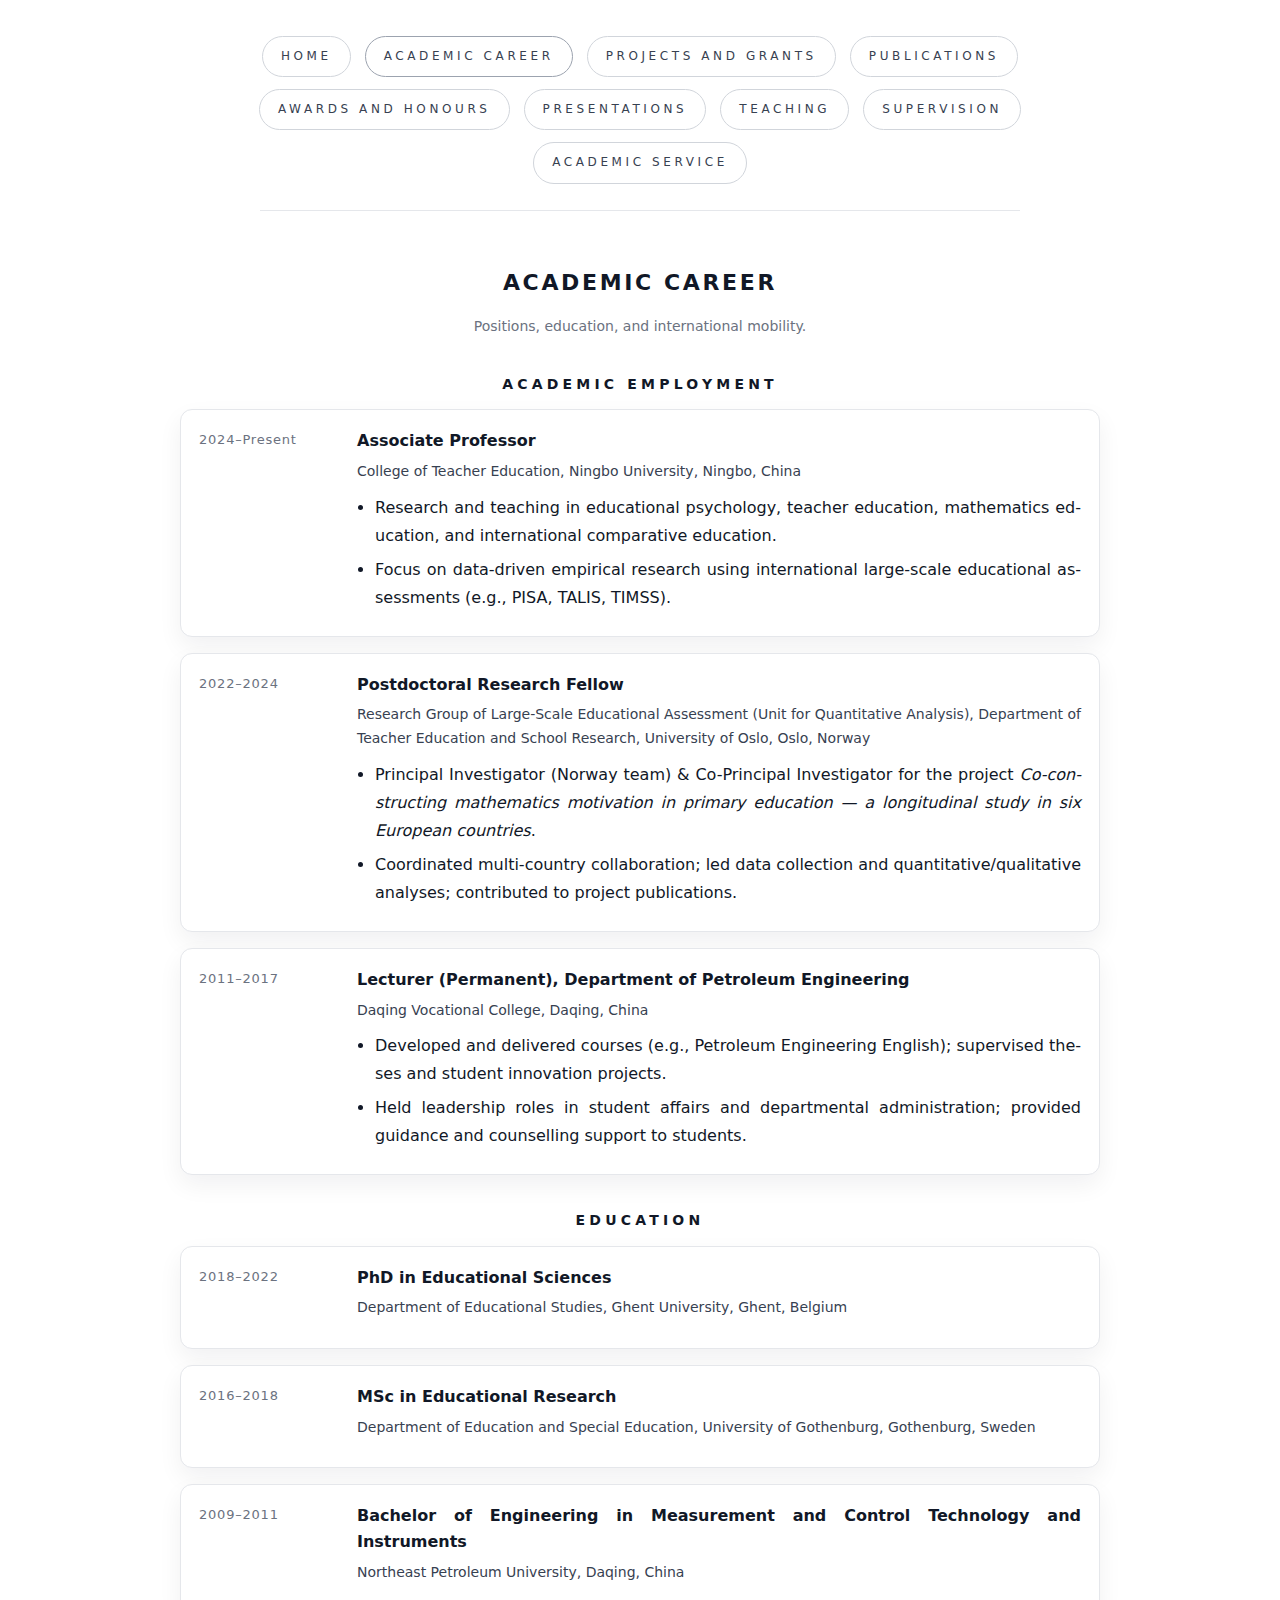
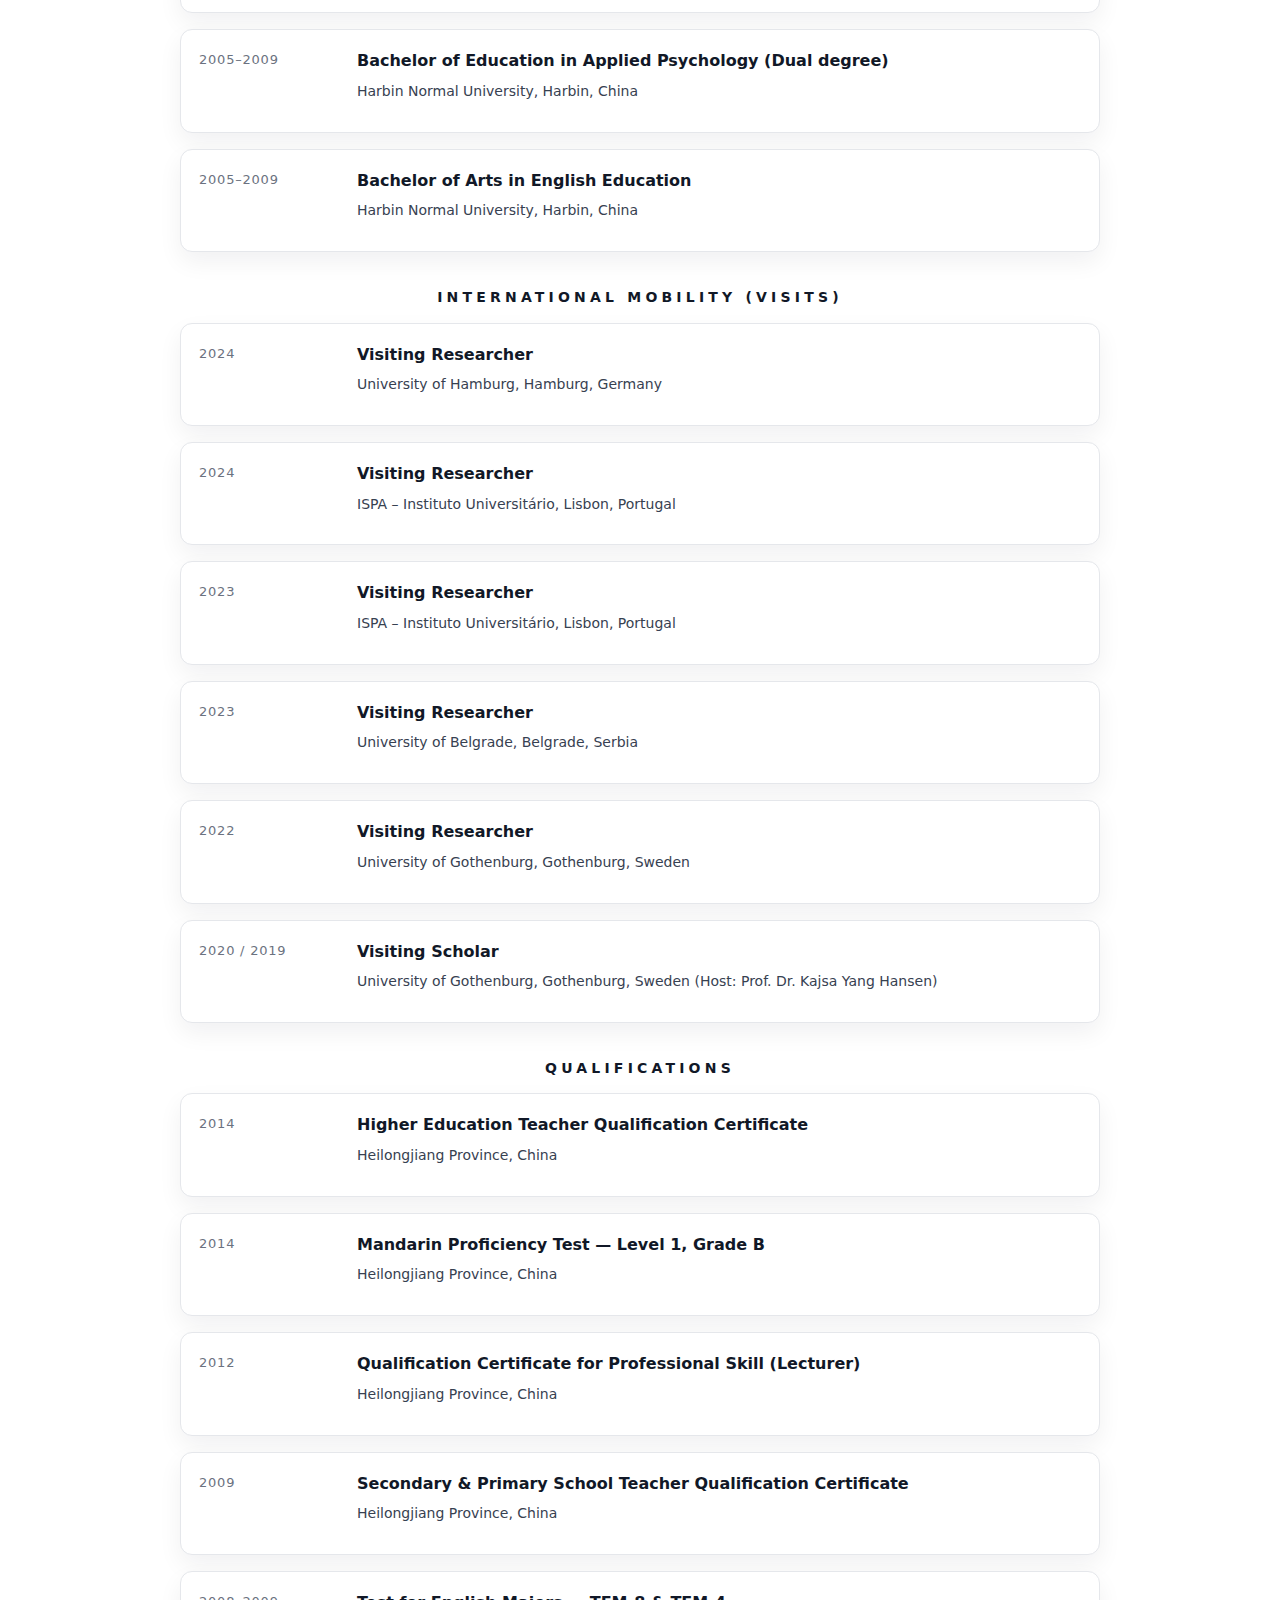
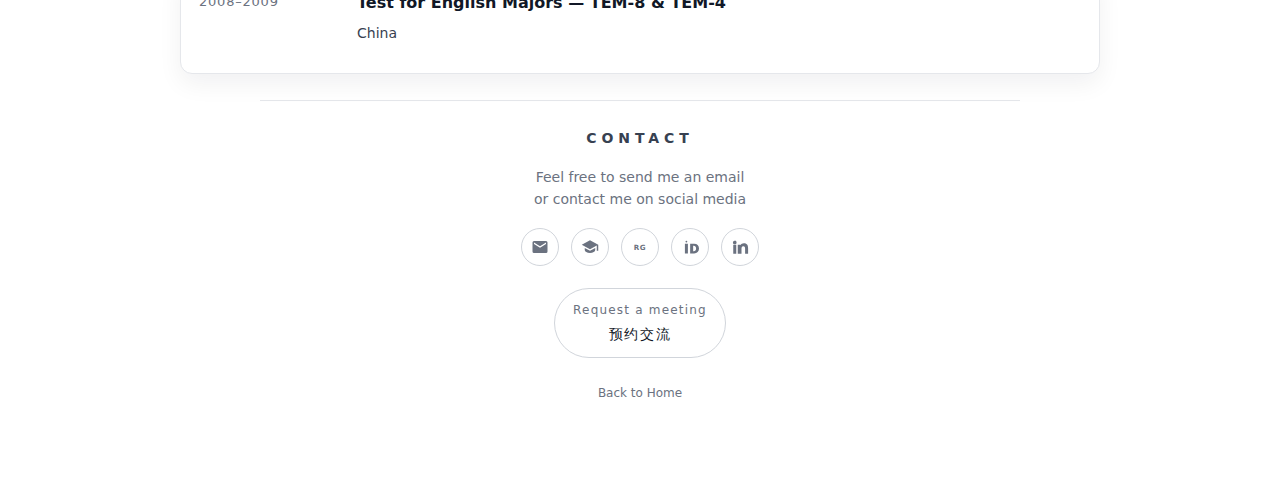
<file: academic career.html>
<!doctype html>
<html lang="en">
<head>
  <meta charset="utf-8" />
  <meta name="viewport" content="width=device-width, initial-scale=1" />
  <title>Academic Career • Xin Liu</title>
  <meta name="description" content="Academic career of Xin Liu — positions, education, and international mobility." />
  <link rel="icon" href="assets/images/profile.png" />
  <link rel="stylesheet" href="assets/css/style.css" />
</head>
<body>
  <main class="wrap">
    <nav class="pillnav" aria-label="Sections">
      <a href="index.html">Home</a>
      <a class="active" href="academic career.html">Academic Career</a>
      <a href="projects-and-grants.html">Projects and Grants</a>
      <a href="publications.html">Publications</a>
      <a class="" href="awards.html">Awards and Honours</a>
      <a href="presentations.html">Presentations</a>
      <a href="teaching.html">Teaching</a>
      <a href="supervision.html">Supervision</a>
      <a href="academic-service.html">Academic Service</a>
          </nav>

    <div class="rule" aria-hidden="true"></div>

    <header class="pagehead">
      <h1 class="page-title">ACADEMIC CAREER</h1>
      <p class="page-sub">Positions, education, and international mobility.</p>
    </header>

    <!-- Academic Employment -->
    <section class="section">
      <h2 class="section-title">Academic Employment</h2>

      <div class="timeline">
        <div class="titem">
          <div class="tdate">2024–Present</div>
          <div class="tcontent">
            <div class="trole">Associate Professor</div>
            <div class="tplace">College of Teacher Education, Ningbo University, Ningbo, China</div>
            <ul>
              <li>Research and teaching in educational psychology, teacher education, mathematics education, and international comparative education.</li>
              <li>Focus on data-driven empirical research using international large-scale educational assessments (e.g., PISA, TALIS, TIMSS).</li>
            </ul>
          </div>
        </div>

        <div class="titem">
          <div class="tdate">2022–2024</div>
          <div class="tcontent">
            <div class="trole">Postdoctoral Research Fellow</div>
            <div class="tplace">Research Group of Large-Scale Educational Assessment (Unit for Quantitative Analysis), Department of Teacher Education and School Research, University of Oslo, Oslo, Norway</div>
            <ul>
              <li>Principal Investigator (Norway team) & Co-Principal Investigator for the project <em>Co-constructing mathematics motivation in primary education — a longitudinal study in six European countries</em>.</li>
              <li>Coordinated multi-country collaboration; led data collection and quantitative/qualitative analyses; contributed to project publications.</li>
            </ul>
          </div>
        </div>

        <div class="titem">
          <div class="tdate">2011–2017</div>
          <div class="tcontent">
            <div class="trole">Lecturer (Permanent), Department of Petroleum Engineering</div>
            <div class="tplace">Daqing Vocational College, Daqing, China</div>
            <ul>
              <li>Developed and delivered courses (e.g., Petroleum Engineering English); supervised theses and student innovation projects.</li>
              <li>Held leadership roles in student affairs and departmental administration; provided guidance and counselling support to students.</li>
            </ul>
          </div>
        </div>
      </div>
    </section>

    <!-- Education -->
    <section class="section">
      <h2 class="section-title">Education</h2>

      <div class="timeline">
        <div class="titem">
          <div class="tdate">2018–2022</div>
          <div class="tcontent">
            <div class="trole">PhD in Educational Sciences</div>
            <div class="tplace">Department of Educational Studies, Ghent University, Ghent, Belgium</div>
            </ul>
          </div>
        </div>

        <div class="titem">
          <div class="tdate">2016–2018</div>
          <div class="tcontent">
            <div class="trole">MSc in Educational Research</div>
            <div class="tplace">Department of Education and Special Education, University of Gothenburg, Gothenburg, Sweden</div>
            <ul>
          </div>
        </div>

        <div class="titem">
          <div class="tdate">2009–2011</div>
          <div class="tcontent">
            <div class="trole">Bachelor of Engineering in Measurement and Control Technology and Instruments</div>
            <div class="tplace">Northeast Petroleum University, Daqing, China</div>
          </div>
        </div>

        <div class="titem">
          <div class="tdate">2005–2009</div>
          <div class="tcontent">
            <div class="trole">Bachelor of Education in Applied Psychology (Dual degree)</div>
            <div class="tplace">Harbin Normal University, Harbin, China</div>
          </div>
        </div>

        <div class="titem">
          <div class="tdate">2005–2009</div>
          <div class="tcontent">
            <div class="trole">Bachelor of Arts in English Education</div>
            <div class="tplace">Harbin Normal University, Harbin, China</div>
          </div>
        </div>
      </div>
    </section>

    <!-- VISIT / International Mobility -->
    <section class="section" id="visit">
      <h2 class="section-title">International Mobility (Visits)</h2>

      <div class="timeline">
        <div class="titem">
          <div class="tdate">2024</div>
          <div class="tcontent">
            <div class="trole">Visiting Researcher</div>
            <div class="tplace">University of Hamburg, Hamburg, Germany </div>
          </div>
        </div>

        <div class="titem">
          <div class="tdate">2024</div>
          <div class="tcontent">
            <div class="trole">Visiting Researcher</div>
            <div class="tplace">ISPA – Instituto Universitário, Lisbon, Portugal </div>
          </div>
        </div>

        <div class="titem">
          <div class="tdate">2023</div>
          <div class="tcontent">
            <div class="trole">Visiting Researcher</div>
            <div class="tplace">ISPA – Instituto Universitário, Lisbon, Portugal </div>
          </div>
        </div>

        <div class="titem">
          <div class="tdate">2023</div>
          <div class="tcontent">
            <div class="trole">Visiting Researcher</div>
            <div class="tplace">University of Belgrade, Belgrade, Serbia </div>
          </div>
        </div>

        <div class="titem">
          <div class="tdate">2022</div>
          <div class="tcontent">
            <div class="trole">Visiting Researcher</div>
            <div class="tplace">University of Gothenburg, Gothenburg, Sweden </div>
          </div>
        </div>

        <div class="titem">
          <div class="tdate">2020 / 2019</div>
          <div class="tcontent">
            <div class="trole">Visiting Scholar</div>
            <div class="tplace">University of Gothenburg, Gothenburg, Sweden (Host: Prof. Dr. Kajsa Yang Hansen)</div>
          </div>
        </div>
      </div>
    </section>

    <!-- Qualifications -->
    <section class="section">
      <h2 class="section-title">Qualifications</h2>

      <div class="timeline">
        <div class="titem">
          <div class="tdate">2014</div>
          <div class="tcontent">
            <div class="trole">Higher Education Teacher Qualification Certificate</div>
            <div class="tplace">Heilongjiang Province, China</div>
          </div>
        </div>

        <div class="titem">
          <div class="tdate">2014</div>
          <div class="tcontent">
            <div class="trole">Mandarin Proficiency Test — Level 1, Grade B</div>
            <div class="tplace">Heilongjiang Province, China</div>
          </div>
        </div>

        <div class="titem">
          <div class="tdate">2012</div>
          <div class="tcontent">
            <div class="trole">Qualification Certificate for Professional Skill (Lecturer)</div>
            <div class="tplace">Heilongjiang Province, China</div>
          </div>
        </div>

        <div class="titem">
          <div class="tdate">2009</div>
          <div class="tcontent">
            <div class="trole">Secondary & Primary School Teacher Qualification Certificate</div>
            <div class="tplace">Heilongjiang Province, China</div>
          </div>
        </div>

        <div class="titem">
          <div class="tdate">2008–2009</div>
          <div class="tcontent">
            <div class="trole">Test for English Majors — TEM-8 & TEM-4</div>
            <div class="tplace">China</div>
          </div>
        </div>
      </div>
    </section>

    <div class="rule" aria-hidden="true"></div>

    <h2 class="contact-title">Contact</h2>
    <p class="contact-text">Feel free to send me an email<br/>or contact me on social media</p>

    <div class="icons" aria-label="Contact links">
      <a class="icon" href="mailto:liuxin2@nbu.edu.cn" aria-label="Email"><svg viewBox="0 0 24 24" aria-hidden="true"><path d="M20 4H4a2 2 0 0 0-2 2v12a2 2 0 0 0 2 2h16a2 2 0 0 0 2-2V6a2 2 0 0 0-2-2Zm0 4-8 5L4 8V6l8 5 8-5v2Z"/></svg></a>
      <a class="icon" href="https://jsjy.nbu.edu.cn/info/1059/110251.htm" target="_blank" rel="noreferrer" aria-label="Ningbo University Profile">
  <svg viewBox="0 0 24 24" aria-hidden="true"><path d="M12 3 1 9l11 6 9-4.91V17h2V9L12 3Zm0 14L5 13.2V16c0 2.2 3.1 4 7 4s7-1.8 7-4v-2.8L12 17Z"/></svg>
</a>
     <a class="icon icon-rg" href="https://www.researchgate.net/profile/Xin-Liu-27" target="_blank" rel="noreferrer" aria-label="ResearchGate">
  <svg viewBox="0 0 24 24" aria-hidden="true">
    <text x="12" y="16" text-anchor="middle" font-size="9.5" font-weight="700"
          font-family="system-ui, -apple-system, Segoe UI, Roboto, Arial"
          fill="#6b7280">RG</text>
  </svg>
</a>

 <a class="icon" href="https://orcid.org/0000-0002-2314-9786" target="_blank" rel="noreferrer" aria-label="ORCID"><svg viewBox="0 0 24 24" aria-hidden="true"><path d="M7.2 3.5a1.2 1.2 0 1 1 0 2.4 1.2 1.2 0 0 1 0-2.4Zm-2 4h4v13h-4v-13Zm7 0h5.3c4 0 6.5 2.5 6.5 6.5s-2.5 6.5-6.5 6.5H12.2v-13Zm4.9 10.1c1.8 0 3-1.2 3-3.6s-1.2-3.6-3-3.6h-.9v7.2h.9Z"/></svg></a>


      <a class="icon" href="https://www.linkedin.com/in/xin-liu-aa878a110/" target="_blank" rel="noreferrer" aria-label="LinkedIn"><svg viewBox="0 0 24 24" aria-hidden="true"><path d="M4.98 3.5A2.48 2.48 0 1 1 5 8.46 2.48 2.48 0 0 1 4.98 3.5ZM3 21h4V9H3v12Zm7 0h4v-6.2c0-1.7.03-3.9 2.4-3.9 2.4 0 2.4 1.9 2.4 4V21h4v-6.9c0-4-0.9-7.1-5.6-7.1-2.2 0-3.7 1.2-4.3 2.3h-.1V9h-3.8v12Z"/></svg></a>
    </div>

<div class="booking">
  <a class="book-btn" href="mailto:liuxin2@nbu.edu.cn?subject=Meeting%20Request%20%7C%20%E9%A2%84%E7%BA%A6%E6%B2%9F%E9%80%9A&body=Hello%20Prof.%20Liu%2C%0A%0AI%20would%20like%20to%20request%20a%20meeting.%20My%20topic%3A%20%5B...%5D.%0APreferred%20time%20slots%3A%20%5B...%5D.%0A%0A%E5%88%98%E8%80%81%E5%B8%88%E6%82%A8%E5%A5%BD%EF%BC%8C%0A%0A%E6%88%91%E6%83%B3%E9%A2%84%E7%BA%A6%E6%B2%9F%E9%80%9A%EF%BC%8C%E4%B8%BB%E9%A2%98%EF%BC%9A%5B...%5D%EF%BC%8C%E5%8F%AF%E9%80%89%E6%97%B6%E9%97%B4%EF%BC%9A%5B...%5D%EF%BC%8C%E8%B0%A2%E8%B0%A2%EF%BC%81" aria-label="Book a time / 预约时间">
   <span class="book-en">Request a meeting</span>
    <span class="book-cn">预约交流</span>
      </a>
</div>
  <p class="footer-note"><a href="index.html">Back to Home</a></p>

  </main>
</body>
</html>
</file>
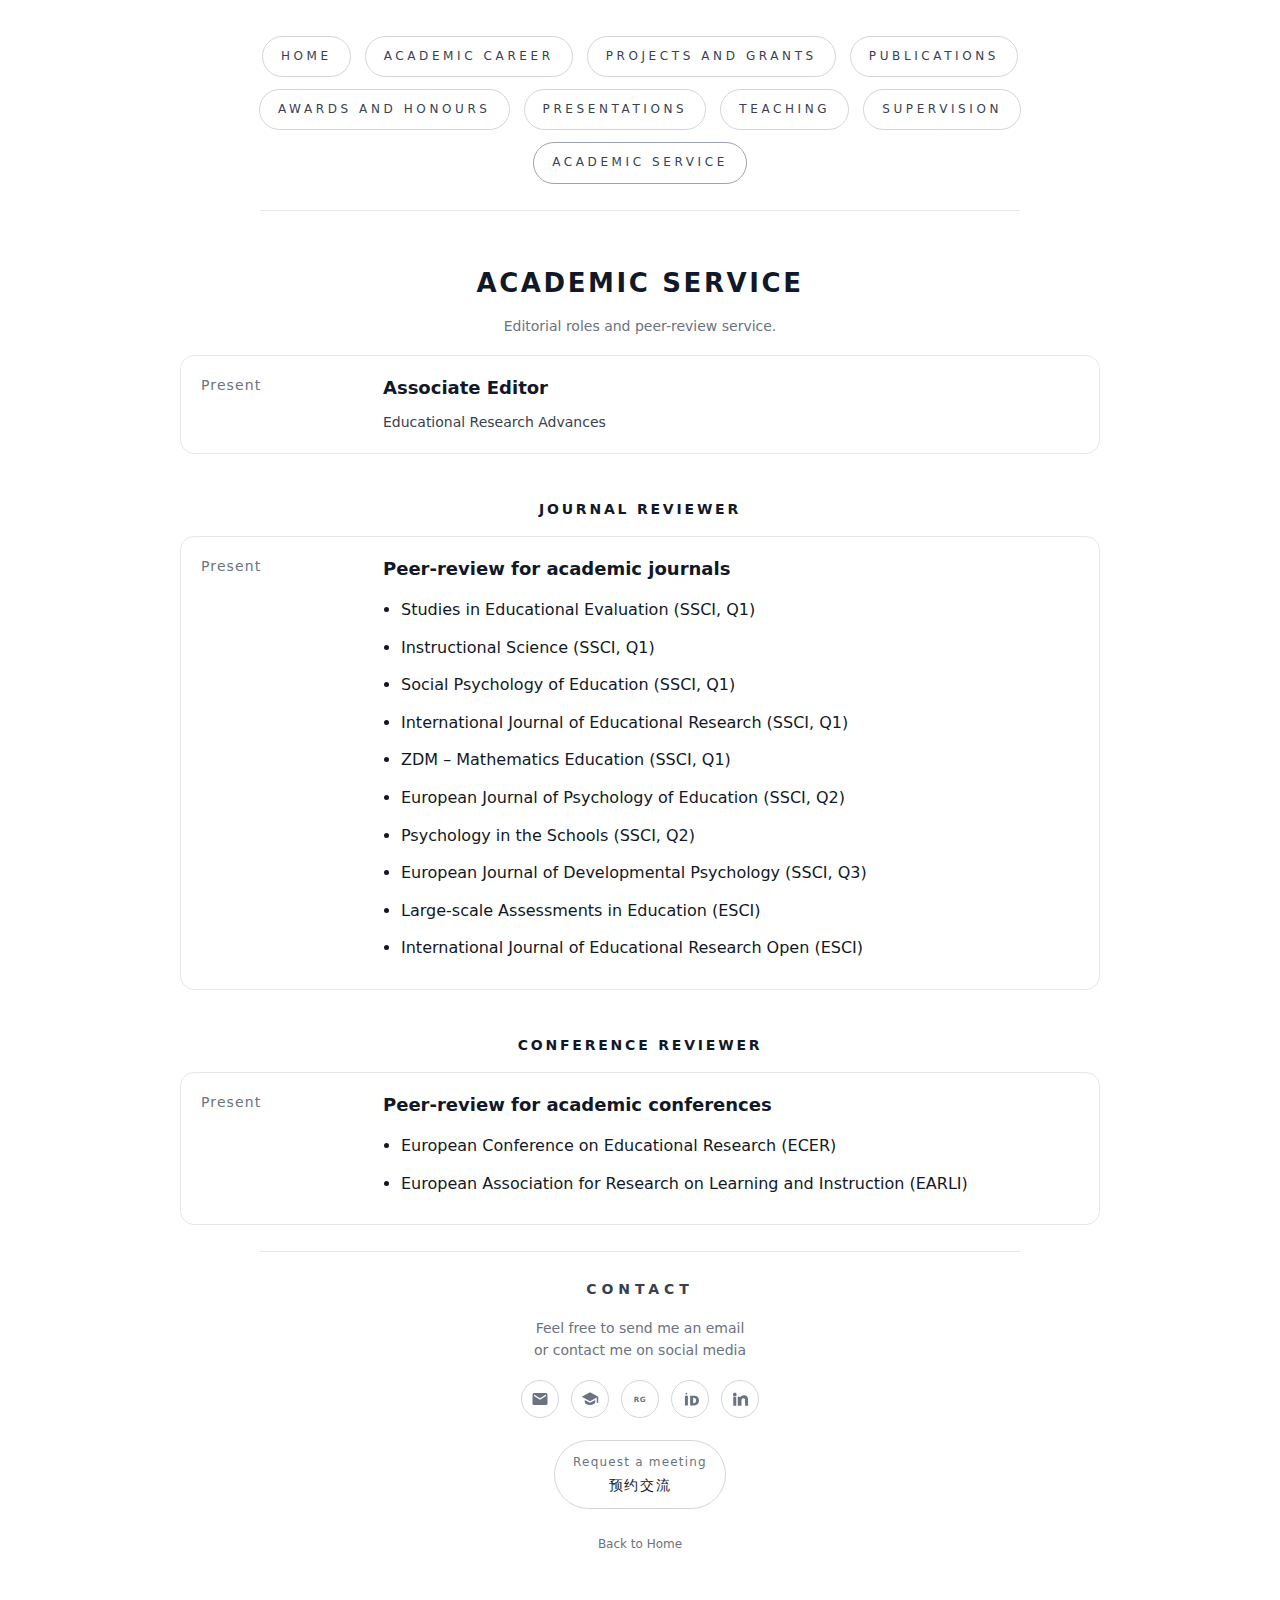
<file: academic-service.html>
<!doctype html>
<html lang="en">
<head>
  <meta charset="utf-8" />
  <meta name="viewport" content="width=device-width, initial-scale=1" />
  <title>Academic Service • Xin Liu</title>
  <meta name="description" content="Academic service — Xin Liu." />
  <link rel="icon" href="assets/images/profile.png" />
  <link rel="stylesheet" href="assets/css/style.css" />

  <!-- Page-only styles (match your Academic Career card style) -->
  <style>
    .page-title{
      margin: 52px 0 0;
      font-size: 26px;
      letter-spacing: .10em;
      text-transform: uppercase;
      color:#111827;
      text-align:center;
    }
    .page-sub{
      margin: 10px auto 0;
      max-width: 920px;
      font-size: 14px;
      color: #6b7280;
      text-align:center;
      line-height: 1.8;
    }
    .section-subtitle{
      margin: 44px auto 10px;
      max-width: 920px;
      font-size: 14px;
      letter-spacing: .20em;
      text-transform: uppercase;
      color: #111827;
      text-align: center;
    }

    .item{
      display:grid;
      grid-template-columns: 160px 1fr;
      gap: 22px;
      padding: 18px 20px;
      border: 1px solid var(--line);
      border-radius: 14px;
      margin: 16px auto;
      max-width: 920px;
      text-align: left;
      background:#fff;
    }
    .item-date{
      color: var(--muted);
      font-size: 14px;
      letter-spacing: .08em;
      white-space: nowrap;
    }
    .item-title{
      font-size: 18px;
      font-weight: 600;
      color: #111827;
      margin: 0;
      line-height: 1.55;
    }
    .item-org{
      margin-top: 8px;
      font-size: 14px;
      color: #374151;
      line-height: 1.75;
      text-align: justify;
      text-justify: inter-word;
      hyphens: auto;
      overflow-wrap: break-word;
    }
    .item-bullets{
      margin: 12px 0 0;
      padding-left: 18px;
    }
    .item-bullets li{
      margin: 8px 0;
      color:#111827;
      line-height: 1.85;
      text-align: justify;
      text-justify: inter-word;
      hyphens: auto;
      overflow-wrap: break-word;
    }

    @media (max-width:860px){
      .item{grid-template-columns: 1fr; gap: 10px;}
      .item-date{letter-spacing: .04em;}
    }
  </style>
</head>

<body>
  <main class="wrap">
    <nav class="pillnav" aria-label="Sections">
      <a class="" href="index.html">Home</a>
      <a class="" href="academic career.html">Academic Career</a>
      <a class="" href="projects-and-grants.html">Projects and Grants</a>
      <a class="" href="publications.html">Publications</a>
       <a class="" href="awards.html">Awards and Honours</a>
      <a class="" href="presentations.html">Presentations</a>
      <a class="" href="teaching.html">Teaching</a>
      <a class="" href="supervision.html">Supervision</a>
      <a class="active" href="academic-service.html">Academic Service</a>
          </nav>

    <div class="rule" aria-hidden="true"></div>

    <h1 class="page-title">ACADEMIC SERVICE</h1>
    <p class="page-sub">Editorial roles and peer-review service.</p>

    <!-- Editorial role -->
    <div class="item">
      <div class="item-date">Present</div>
      <div class="item-body">
        <div class="item-title">Associate Editor</div>
        <div class="item-org">Educational Research Advances</div>
      </div>
    </div>

    <!-- Journal reviewer -->
    <h2 class="section-subtitle">Journal Reviewer</h2>

    <div class="item">
      <div class="item-date">Present</div>
      <div class="item-body">
        <div class="item-title">Peer-review for academic journals</div>
        <ul class="item-bullets">
          <li>Studies in Educational Evaluation (SSCI, Q1)</li>
          <li>Instructional Science (SSCI, Q1)</li>
          <li>Social Psychology of Education (SSCI, Q1)</li>
          <li>International Journal of Educational Research (SSCI, Q1)</li>
          <li>ZDM – Mathematics Education (SSCI, Q1)</li>
          <li>European Journal of Psychology of Education (SSCI, Q2)</li>
          <li>Psychology in the Schools (SSCI, Q2)</li>
          <li>European Journal of Developmental Psychology (SSCI, Q3)</li>
          <li>Large-scale Assessments in Education (ESCI)</li>
          <li>International Journal of Educational Research Open (ESCI)</li>
        </ul>
      </div>
    </div>

    <!-- Conference reviewer -->
    <h2 class="section-subtitle">Conference Reviewer</h2>

    <div class="item">
      <div class="item-date">Present</div>
      <div class="item-body">
        <div class="item-title">Peer-review for academic conferences</div>
        <ul class="item-bullets">
          <li>European Conference on Educational Research (ECER)</li>
          <li>European Association for Research on Learning and Instruction (EARLI)</li>
        </ul>
      </div>
    </div>

    <!-- Contact + booking -->
    <div class="rule" aria-hidden="true"></div>

    <h2 class="contact-title">Contact</h2>
    <p class="contact-text">Feel free to send me an email<br/>or contact me on social media</p>

    <div class="icons" aria-label="Contact links">
      <a class="icon" href="mailto:liuxin2@nbu.edu.cn" aria-label="Email"><svg viewBox="0 0 24 24" aria-hidden="true"><path d="M20 4H4a2 2 0 0 0-2 2v12a2 2 0 0 0 2 2h16a2 2 0 0 0 2-2V6a2 2 0 0 0-2-2Zm0 4-8 5L4 8V6l8 5 8-5v2Z"/></svg></a>

      <a class="icon" href="https://jsjy.nbu.edu.cn/info/1059/110251.htm" target="_blank" rel="noreferrer" aria-label="Ningbo University Profile">
        <svg viewBox="0 0 24 24" aria-hidden="true"><path d="M12 3 1 9l11 6 9-4.91V17h2V9L12 3Zm0 14L5 13.2V16c0 2.2 3.1 4 7 4s7-1.8 7-4v-2.8L12 17Z"/></svg>
      </a>

      <a class="icon icon-rg" href="https://www.researchgate.net/profile/Xin-Liu-27" target="_blank" rel="noreferrer" aria-label="ResearchGate">
        <svg viewBox="0 0 24 24" aria-hidden="true">
          <text x="12" y="16" text-anchor="middle" font-size="9.5" font-weight="700"
                font-family="system-ui, -apple-system, Segoe UI, Roboto, Arial"
                fill="#6b7280">RG</text>
        </svg>
      </a>

      <a class="icon" href="https://orcid.org/0000-0002-2314-9786" target="_blank" rel="noreferrer" aria-label="ORCID"><svg viewBox="0 0 24 24" aria-hidden="true"><path d="M7.2 3.5a1.2 1.2 0 1 1 0 2.4 1.2 1.2 0 0 1 0-2.4Zm-2 4h4v13h-4v-13Zm7 0h5.3c4 0 6.5 2.5 6.5 6.5s-2.5 6.5-6.5 6.5H12.2v-13Zm4.9 10.1c1.8 0 3-1.2 3-3.6s-1.2-3.6-3-3.6h-.9v7.2h.9Z"/></svg></a>

      <a class="icon" href="https://www.linkedin.com/in/xin-liu-aa878a110/" target="_blank" rel="noreferrer" aria-label="LinkedIn"><svg viewBox="0 0 24 24" aria-hidden="true"><path d="M4.98 3.5A2.48 2.48 0 1 1 5 8.46 2.48 2.48 0 0 1 4.98 3.5ZM3 21h4V9H3v12Zm7 0h4v-6.2c0-1.7.03-3.9 2.4-3.9 2.4 0 2.4 1.9 2.4 4V21h4v-6.9c0-4-0.9-7.1-5.6-7.1-2.2 0-3.7 1.2-4.3 2.3h-.1V9h-3.8v12Z"/></svg></a>
    </div>

    <div class="booking">
      <a class="book-btn" href="mailto:liuxin2@nbu.edu.cn?subject=Meeting%20Request%20%7C%20%E9%A2%84%E7%BA%A6%E6%B2%9F%E9%80%9A&body=Hello%20Prof.%20Liu%2C%0A%0AI%20would%20like%20to%20request%20a%20meeting.%20My%20topic%3A%20%5B...%5D.%0APreferred%20time%20slots%3A%20%5B...%5D.%0A%0A%E5%88%98%E8%80%81%E5%B8%88%E6%82%A8%E5%A5%BD%EF%BC%8C%0A%0A%E6%88%91%E6%83%B3%E9%A2%84%E7%BA%A6%E6%B2%9F%E9%80%9A%EF%BC%8C%E4%B8%BB%E9%A2%98%EF%BC%9A%5B...%5D%EF%BC%8C%E5%8F%AF%E9%80%89%E6%97%B6%E9%97%B4%EF%BC%9A%5B...%5D%EF%BC%8C%E8%B0%A2%E8%B0%A2%EF%BC%81" aria-label="Book a time / 预约时间">
        <span class="book-en">Request a meeting</span>
        <span class="book-cn">预约交流</span>
      </a>
    </div>
  <p class="footer-note"><a href="index.html">Back to Home</a></p>
  </main>
</body>
</html>
</file>
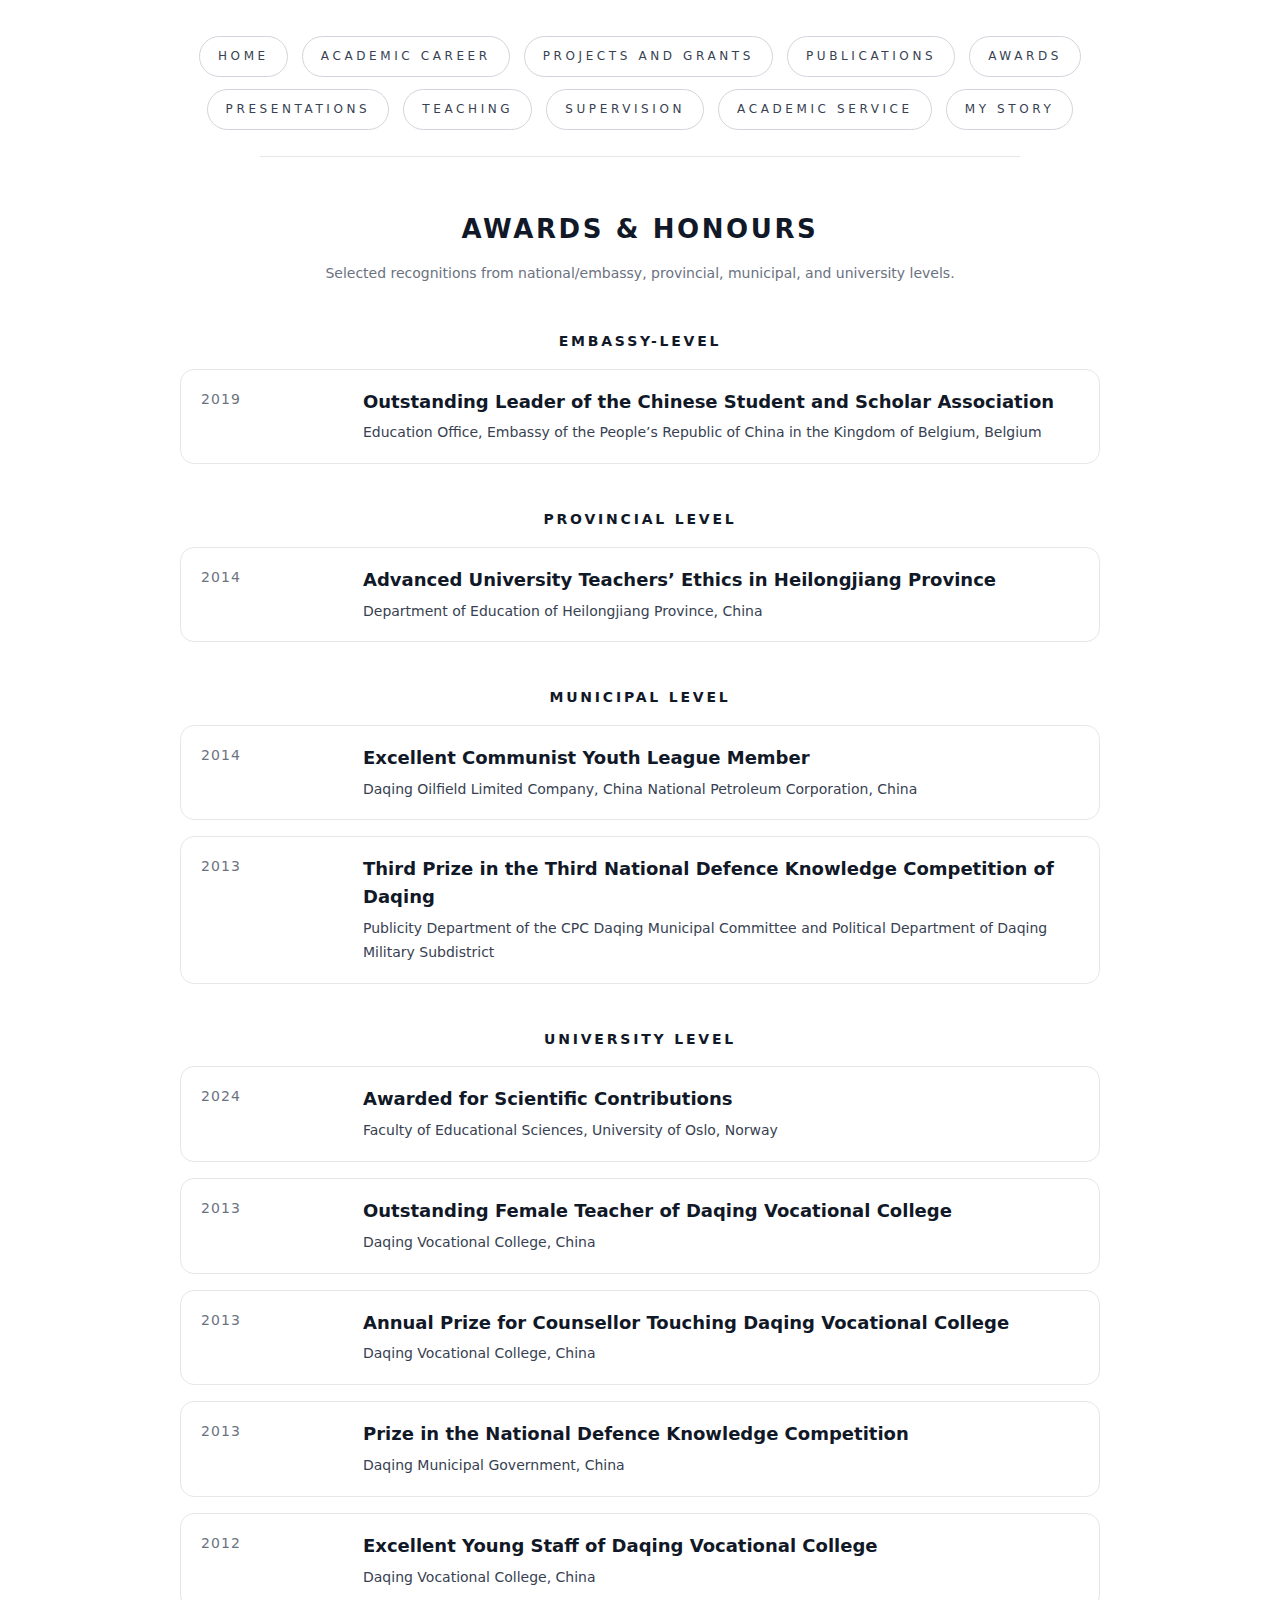
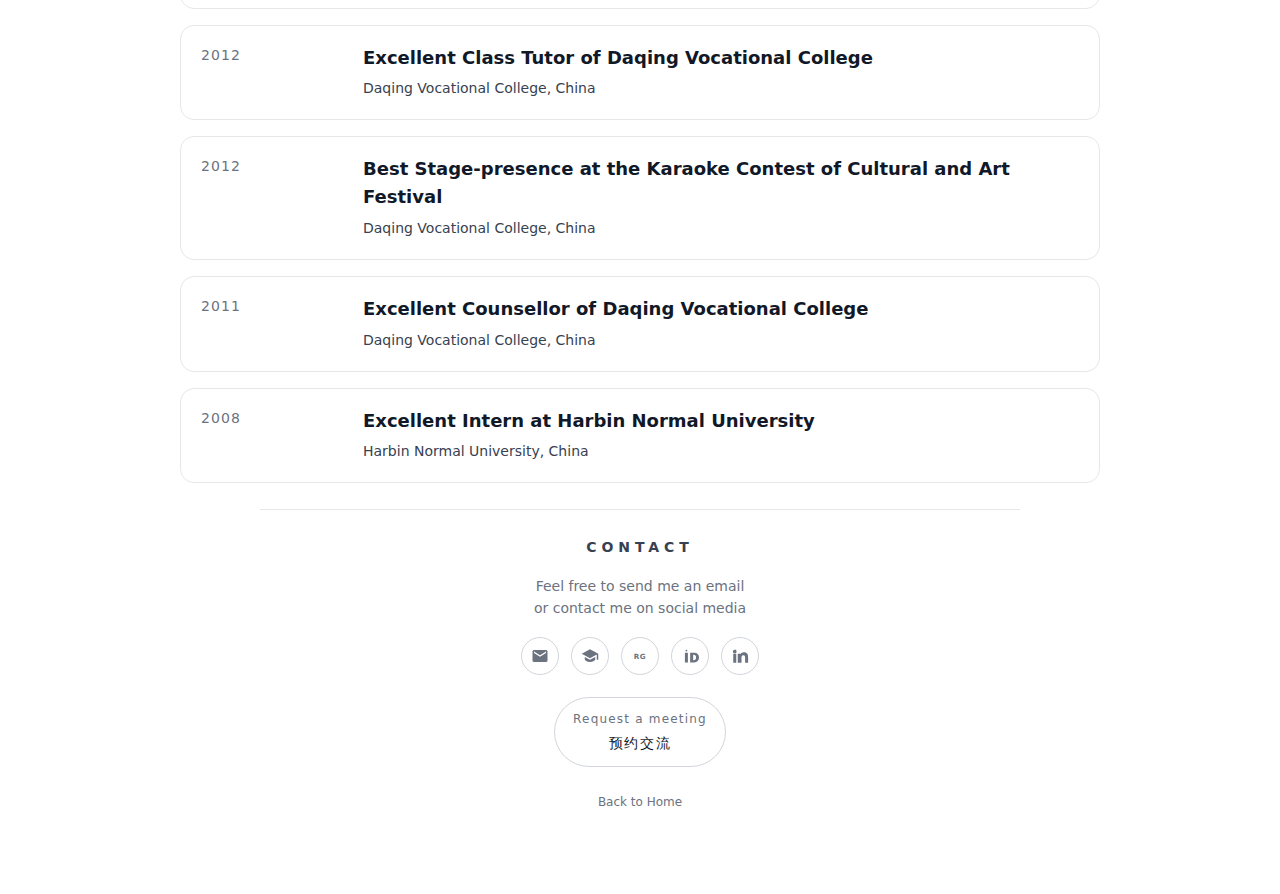
<file: awards-and-honours.html>
<!doctype html>
<html lang="en">
<head>
  <meta charset="utf-8" />
  <meta name="viewport" content="width=device-width, initial-scale=1" />
  <title>Awards • Xin Liu</title>
  <meta name="description" content="Awards and honours — Xin Liu." />
  <link rel="icon" href="assets/images/profile.png" />
  <link rel="stylesheet" href="assets/css/style.css" />

  <!-- Page-only styles (safe). If you already added these in style.css, you can delete this <style> block. -->
  <style>
    .page-title{
      margin: 52px 0 0;
      font-size: 26px;
      letter-spacing: .10em;
      text-transform: uppercase;
      color:#111827;
      text-align:center;
    }
    .page-sub{
      margin: 10px auto 0;
      max-width: 920px;
      font-size: 14px;
      color: #6b7280;
      text-align:center;
      line-height: 1.8;
    }
    .section-subtitle{
      margin: 44px auto 10px;
      max-width: 920px;
      font-size: 14px;
      letter-spacing: .20em;
      text-transform: uppercase;
      color: #111827;
      text-align: center;
    }
    .item{
      display:grid;
      grid-template-columns: 140px 1fr;
      gap: 22px;
      padding: 18px 20px;
      border: 1px solid var(--line);
      border-radius: 14px;
      margin: 16px auto;
      max-width: 920px;
      text-align: left;
      background:#fff;
    }
    .item-date{
      color: var(--muted);
      font-size: 14px;
      letter-spacing: .08em;
      white-space: nowrap;
    }
    .item-title{
      font-size: 18px;
      font-weight: 600;
      color: #111827;
      margin: 0;
      line-height: 1.55;
    }
    .item-org{
      margin-top: 6px;
      font-size: 14px;
      color: #374151;
      line-height: 1.7;
    }
    @media (max-width:860px){
      .item{grid-template-columns: 1fr; gap: 10px;}
      .item-date{letter-spacing: .04em;}
    }
  </style>
</head>

<body>
  <main class="wrap">
    <nav class="pillnav" aria-label="Sections">
      <a class="" href="index.html">Home</a>
      <a class="" href="academic career.html">Academic Career</a>
      <a class="" href="projects-and-grants.html">Projects and Grants</a>
      <a class="" href="publications.html">Publications</a>
       <a class="" href="awards.html">Awards </a>
      <a class="" href="presentations.html">Presentations</a>
      <a class="" href="teaching.html">Teaching</a>
      <a class="" href="supervision.html">Supervision</a>
      <a class="" href="academic-service.html">Academic Service</a>
     <a class="" href="my story.html">My Story</a>
    
    </nav>

    <div class="rule" aria-hidden="true"></div>

    <h1 class="page-title">AWARDS &amp; HONOURS</h1>
    <p class="page-sub">Selected recognitions from national/embassy, provincial, municipal, and university levels.</p>

    <!-- Embassy-level -->
    <h2 class="section-subtitle">Embassy-level</h2>

    <div class="item">
      <div class="item-date">2019</div>
      <div class="item-body">
        <div class="item-title">Outstanding Leader of the Chinese Student and Scholar Association</div>
        <div class="item-org">Education Office, Embassy of the People’s Republic of China in the Kingdom of Belgium, Belgium</div>
      </div>
    </div>

    <!-- Provincial -->
    <h2 class="section-subtitle">Provincial Level</h2>

    <div class="item">
      <div class="item-date">2014</div>
      <div class="item-body">
        <div class="item-title">Advanced University Teachers’ Ethics in Heilongjiang Province</div>
        <div class="item-org">Department of Education of Heilongjiang Province, China</div>
      </div>
    </div>

    <!-- Municipal -->
    <h2 class="section-subtitle">Municipal Level</h2>

    <div class="item">
      <div class="item-date">2014</div>
      <div class="item-body">
        <div class="item-title">Excellent Communist Youth League Member</div>
        <div class="item-org">Daqing Oilfield Limited Company, China National Petroleum Corporation, China</div>
      </div>
    </div>

    <div class="item">
      <div class="item-date">2013</div>
      <div class="item-body">
        <div class="item-title">Third Prize in the Third National Defence Knowledge Competition of Daqing</div>
        <div class="item-org">Publicity Department of the CPC Daqing Municipal Committee and Political Department of Daqing Military Subdistrict</div>
      </div>
    </div>

    <!-- University -->
    <h2 class="section-subtitle">University Level</h2>

    <div class="item">
      <div class="item-date">2024</div>
      <div class="item-body">
        <div class="item-title">Awarded for Scientific Contributions</div>
        <div class="item-org">Faculty of Educational Sciences, University of Oslo, Norway</div>
      </div>
    </div>

    <div class="item">
      <div class="item-date">2013</div>
      <div class="item-body">
        <div class="item-title">Outstanding Female Teacher of Daqing Vocational College</div>
        <div class="item-org">Daqing Vocational College, China</div>
      </div>
    </div>

    <div class="item">
      <div class="item-date">2013</div>
      <div class="item-body">
        <div class="item-title">Annual Prize for Counsellor Touching Daqing Vocational College</div>
        <div class="item-org">Daqing Vocational College, China</div>
      </div>
    </div>

    <div class="item">
      <div class="item-date">2013</div>
      <div class="item-body">
        <div class="item-title">Prize in the National Defence Knowledge Competition</div>
        <div class="item-org">Daqing Municipal Government, China</div>
      </div>
    </div>

    <div class="item">
      <div class="item-date">2012</div>
      <div class="item-body">
        <div class="item-title">Excellent Young Staff of Daqing Vocational College</div>
        <div class="item-org">Daqing Vocational College, China</div>
      </div>
    </div>

    <div class="item">
      <div class="item-date">2012</div>
      <div class="item-body">
        <div class="item-title">Excellent Class Tutor of Daqing Vocational College</div>
        <div class="item-org">Daqing Vocational College, China</div>
      </div>
    </div>

    <div class="item">
      <div class="item-date">2012</div>
      <div class="item-body">
        <div class="item-title">Best Stage-presence at the Karaoke Contest of Cultural and Art Festival</div>
        <div class="item-org">Daqing Vocational College, China</div>
      </div>
    </div>

    <div class="item">
      <div class="item-date">2011</div>
      <div class="item-body">
        <div class="item-title">Excellent Counsellor of Daqing Vocational College</div>
        <div class="item-org">Daqing Vocational College, China</div>
      </div>
    </div>

    <div class="item">
      <div class="item-date">2008</div>
      <div class="item-body">
        <div class="item-title">Excellent Intern at Harbin Normal University</div>
        <div class="item-org">Harbin Normal University, China</div>
      </div>
    </div>

    <!-- Contact + booking (same as your other pages) -->
    <div class="rule" aria-hidden="true"></div>

    <h2 class="contact-title">Contact</h2>
    <p class="contact-text">Feel free to send me an email<br/>or contact me on social media</p>

    <div class="icons" aria-label="Contact links">
      <a class="icon" href="mailto:liuxin2@nbu.edu.cn" aria-label="Email">
        <svg viewBox="0 0 24 24" aria-hidden="true"><path d="M20 4H4a2 2 0 0 0-2 2v12a2 2 0 0 0 2 2h16a2 2 0 0 0 2-2V6a2 2 0 0 0-2-2Zm0 4-8 5L4 8V6l8 5 8-5v2Z"/></svg>
      </a>

      <a class="icon" href="https://jsjy.nbu.edu.cn/info/1059/110251.htm" target="_blank" rel="noreferrer" aria-label="Ningbo University Profile">
        <svg viewBox="0 0 24 24" aria-hidden="true"><path d="M12 3 1 9l11 6 9-4.91V17h2V9L12 3Zm0 14L5 13.2V16c0 2.2 3.1 4 7 4s7-1.8 7-4v-2.8L12 17Z"/></svg>
      </a>

      <a class="icon icon-rg" href="https://www.researchgate.net/profile/Xin-Liu-27" target="_blank" rel="noreferrer" aria-label="ResearchGate">
        <svg viewBox="0 0 24 24" aria-hidden="true">
          <text x="12" y="16" text-anchor="middle" font-size="9.5" font-weight="700"
                font-family="system-ui, -apple-system, Segoe UI, Roboto, Arial"
                fill="#6b7280">RG</text>
        </svg>
      </a>

      <a class="icon" href="https://orcid.org/0000-0002-2314-9786" target="_blank" rel="noreferrer" aria-label="ORCID">
        <svg viewBox="0 0 24 24" aria-hidden="true"><path d="M7.2 3.5a1.2 1.2 0 1 1 0 2.4 1.2 1.2 0 0 1 0-2.4Zm-2 4h4v13h-4v-13Zm7 0h5.3c4 0 6.5 2.5 6.5 6.5s-2.5 6.5-6.5 6.5H12.2v-13Zm4.9 10.1c1.8 0 3-1.2 3-3.6s-1.2-3.6-3-3.6h-.9v7.2h.9Z"/></svg>
      </a>

      <a class="icon" href="https://www.linkedin.com/in/xin-liu-aa878a110/" target="_blank" rel="noreferrer" aria-label="LinkedIn">
        <svg viewBox="0 0 24 24" aria-hidden="true"><path d="M4.98 3.5A2.48 2.48 0 1 1 5 8.46 2.48 2.48 0 0 1 4.98 3.5ZM3 21h4V9H3v12Zm7 0h4v-6.2c0-1.7.03-3.9 2.4-3.9 2.4 0 2.4 1.9 2.4 4V21h4v-6.9c0-4-0.9-7.1-5.6-7.1-2.2 0-3.7 1.2-4.3 2.3h-.1V9h-3.8v12Z"/></svg>
      </a>
    </div>

    <div class="booking">
      <a class="book-btn"
         href="mailto:liuxin2@nbu.edu.cn?subject=Meeting%20Request%20%7C%20%E9%A2%84%E7%BA%A6%E6%B2%9F%E9%80%9A&body=Hello%20Prof.%20Liu%2C%0A%0AI%20would%20like%20to%20request%20a%20meeting.%20My%20topic%3A%20%5B...%5D.%0APreferred%20time%20slots%3A%20%5B...%5D.%0A%0A%E5%88%98%E8%80%81%E5%B8%88%E6%82%A8%E5%A5%BD%EF%BC%8C%0A%0A%E6%88%91%E6%83%B3%E9%A2%84%E7%BA%A6%E6%B2%9F%E9%80%9A%EF%BC%8C%E4%B8%BB%E9%A2%98%EF%BC%9A%5B...%5D%EF%BC%8C%E5%8F%AF%E9%80%89%E6%97%B6%E9%97%B4%EF%BC%9A%5B...%5D%EF%BC%8C%E8%B0%A2%E8%B0%A2%EF%BC%81"
         aria-label="Book a time / 预约时间">
        <span class="book-en">Request a meeting</span>
        <span class="book-cn">预约交流</span>
      </a>
    </div>
  <p class="footer-note"><a href="index.html">Back to Home</a></p>
  </main>
</body>
</html>
</file>
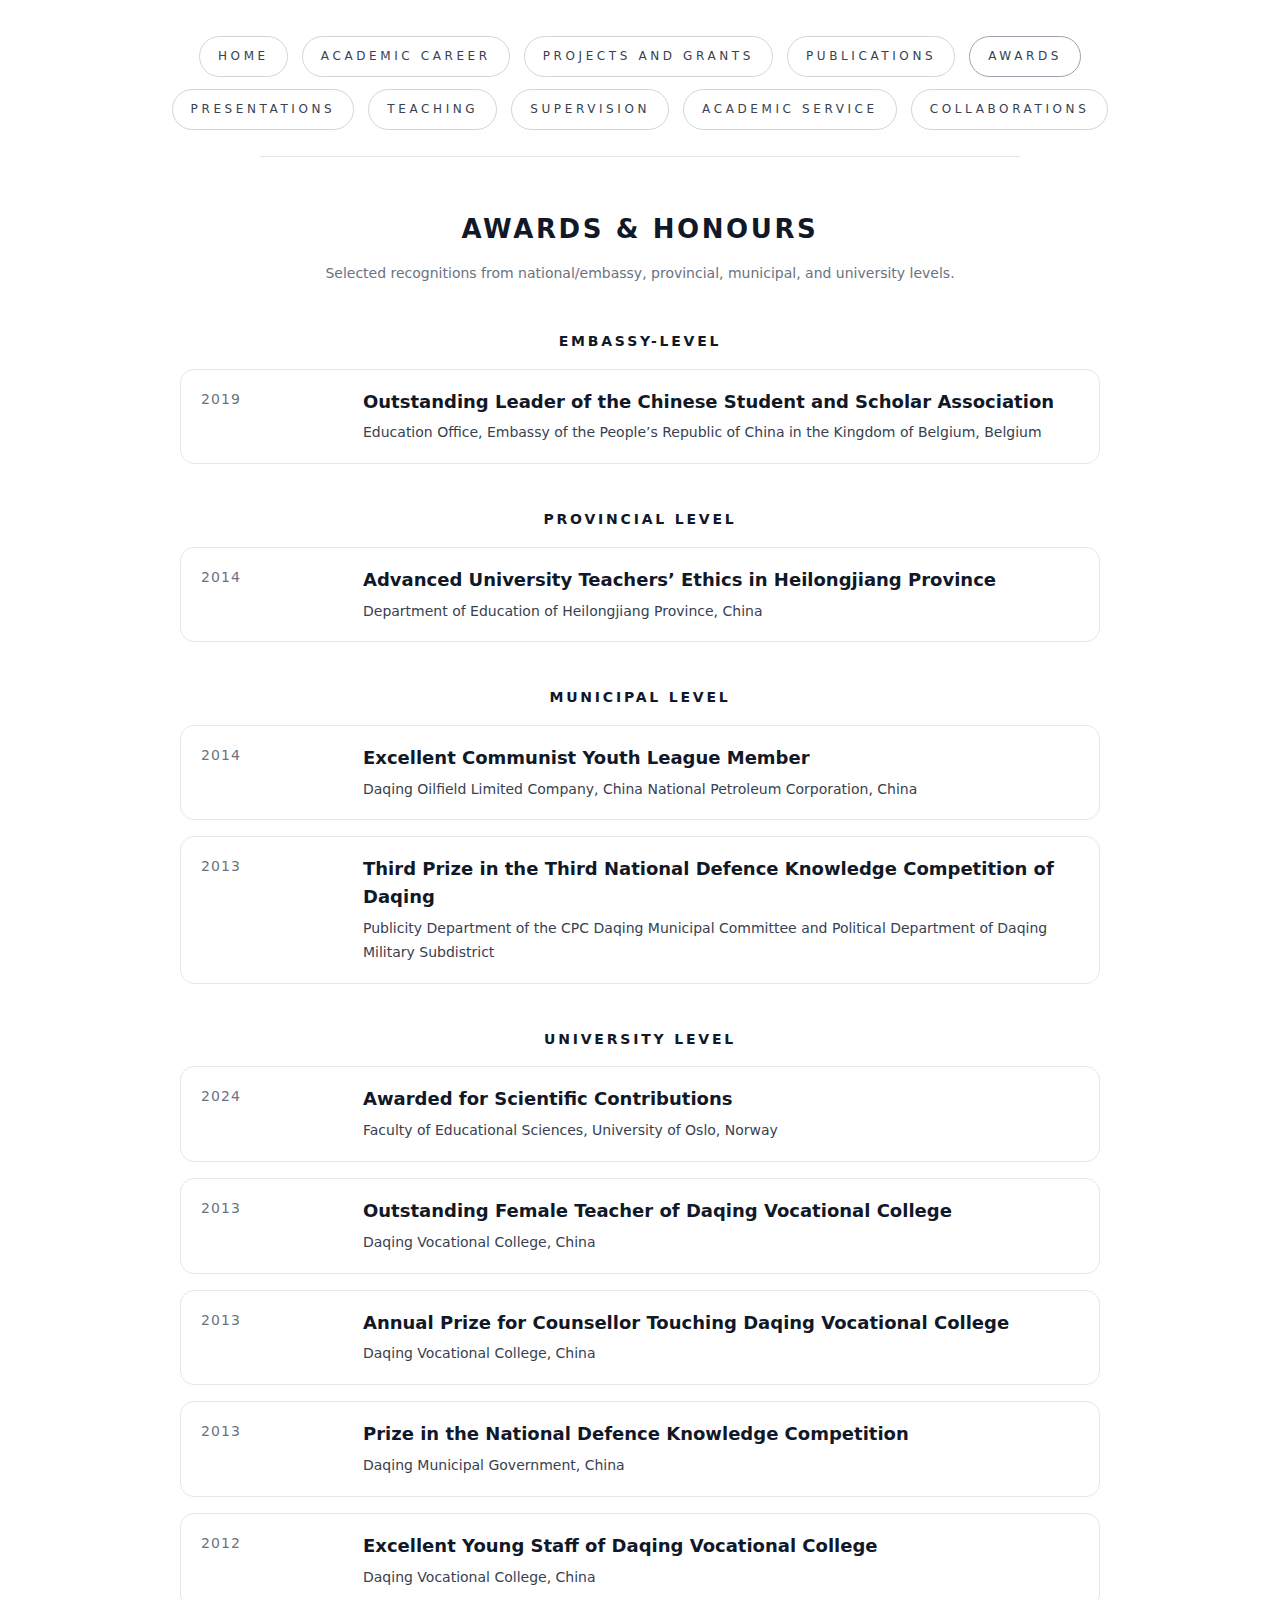
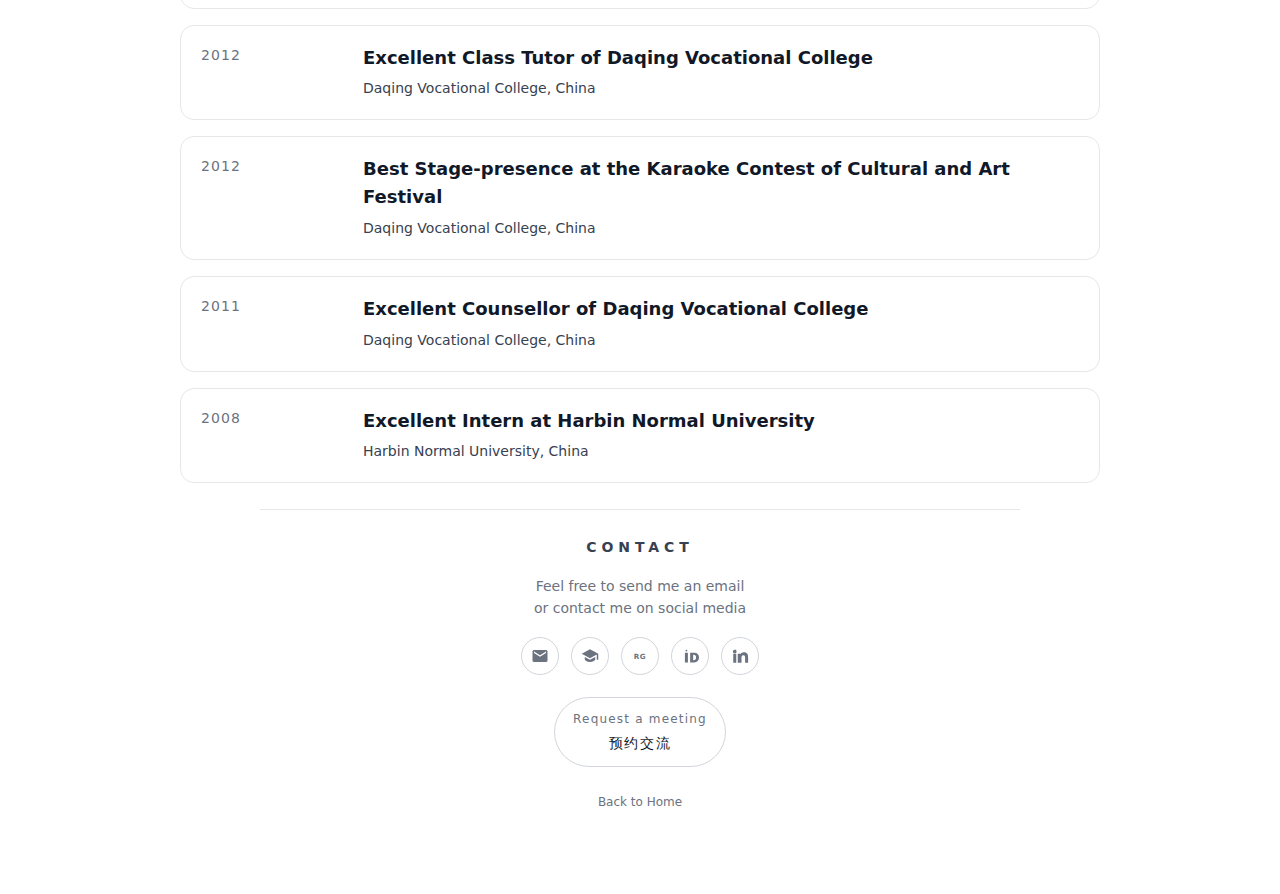
<file: awards.html>
<!doctype html>
<html lang="en">
<head>
  <meta charset="utf-8" />
  <meta name="viewport" content="width=device-width, initial-scale=1" />
  <title>Awards • Xin Liu</title>
  <meta name="description" content="Awards and honours — Xin Liu." />
  <link rel="icon" href="assets/images/profile.png" />
  <link rel="stylesheet" href="assets/css/style.css" />

  <!-- Page-only styles (safe). If you already added these in style.css, you can delete this <style> block. -->
  <style>
    .page-title{
      margin: 52px 0 0;
      font-size: 26px;
      letter-spacing: .10em;
      text-transform: uppercase;
      color:#111827;
      text-align:center;
    }
    .page-sub{
      margin: 10px auto 0;
      max-width: 920px;
      font-size: 14px;
      color: #6b7280;
      text-align:center;
      line-height: 1.8;
    }
    .section-subtitle{
      margin: 44px auto 10px;
      max-width: 920px;
      font-size: 14px;
      letter-spacing: .20em;
      text-transform: uppercase;
      color: #111827;
      text-align: center;
    }
    .item{
      display:grid;
      grid-template-columns: 140px 1fr;
      gap: 22px;
      padding: 18px 20px;
      border: 1px solid var(--line);
      border-radius: 14px;
      margin: 16px auto;
      max-width: 920px;
      text-align: left;
      background:#fff;
    }
    .item-date{
      color: var(--muted);
      font-size: 14px;
      letter-spacing: .08em;
      white-space: nowrap;
    }
    .item-title{
      font-size: 18px;
      font-weight: 600;
      color: #111827;
      margin: 0;
      line-height: 1.55;
    }
    .item-org{
      margin-top: 6px;
      font-size: 14px;
      color: #374151;
      line-height: 1.7;
    }
    @media (max-width:860px){
      .item{grid-template-columns: 1fr; gap: 10px;}
      .item-date{letter-spacing: .04em;}
    }
  </style>
</head>

<body>
  <main class="wrap">
    <nav class="pillnav" aria-label="Sections">
      <a class="" href="index.html">Home</a>
      <a class="" href="academic career.html">Academic Career</a>
      <a class="" href="projects-and-grants.html">Projects and Grants</a>
      <a class="" href="publications.html">Publications</a>
      <a class="active" href="awards.html">Awards</a>
      <a class="" href="presentations.html">Presentations</a>
      <a class="" href="teaching.html">Teaching</a>
      <a class="" href="supervision.html">Supervision</a>
      <a class="" href="academic-service.html">Academic Service</a>
      <a class="" href="collaborations.html">Collaborations</a>
    </nav>

    <div class="rule" aria-hidden="true"></div>

    <h1 class="page-title">AWARDS &amp; HONOURS</h1>
    <p class="page-sub">Selected recognitions from national/embassy, provincial, municipal, and university levels.</p>

    <!-- Embassy-level -->
    <h2 class="section-subtitle">Embassy-level</h2>

    <div class="item">
      <div class="item-date">2019</div>
      <div class="item-body">
        <div class="item-title">Outstanding Leader of the Chinese Student and Scholar Association</div>
        <div class="item-org">Education Office, Embassy of the People’s Republic of China in the Kingdom of Belgium, Belgium</div>
      </div>
    </div>

    <!-- Provincial -->
    <h2 class="section-subtitle">Provincial Level</h2>

    <div class="item">
      <div class="item-date">2014</div>
      <div class="item-body">
        <div class="item-title">Advanced University Teachers’ Ethics in Heilongjiang Province</div>
        <div class="item-org">Department of Education of Heilongjiang Province, China</div>
      </div>
    </div>

    <!-- Municipal -->
    <h2 class="section-subtitle">Municipal Level</h2>

    <div class="item">
      <div class="item-date">2014</div>
      <div class="item-body">
        <div class="item-title">Excellent Communist Youth League Member</div>
        <div class="item-org">Daqing Oilfield Limited Company, China National Petroleum Corporation, China</div>
      </div>
    </div>

    <div class="item">
      <div class="item-date">2013</div>
      <div class="item-body">
        <div class="item-title">Third Prize in the Third National Defence Knowledge Competition of Daqing</div>
        <div class="item-org">Publicity Department of the CPC Daqing Municipal Committee and Political Department of Daqing Military Subdistrict</div>
      </div>
    </div>

    <!-- University -->
    <h2 class="section-subtitle">University Level</h2>

    <div class="item">
      <div class="item-date">2024</div>
      <div class="item-body">
        <div class="item-title">Awarded for Scientific Contributions</div>
        <div class="item-org">Faculty of Educational Sciences, University of Oslo, Norway</div>
      </div>
    </div>

    <div class="item">
      <div class="item-date">2013</div>
      <div class="item-body">
        <div class="item-title">Outstanding Female Teacher of Daqing Vocational College</div>
        <div class="item-org">Daqing Vocational College, China</div>
      </div>
    </div>

    <div class="item">
      <div class="item-date">2013</div>
      <div class="item-body">
        <div class="item-title">Annual Prize for Counsellor Touching Daqing Vocational College</div>
        <div class="item-org">Daqing Vocational College, China</div>
      </div>
    </div>

    <div class="item">
      <div class="item-date">2013</div>
      <div class="item-body">
        <div class="item-title">Prize in the National Defence Knowledge Competition</div>
        <div class="item-org">Daqing Municipal Government, China</div>
      </div>
    </div>

    <div class="item">
      <div class="item-date">2012</div>
      <div class="item-body">
        <div class="item-title">Excellent Young Staff of Daqing Vocational College</div>
        <div class="item-org">Daqing Vocational College, China</div>
      </div>
    </div>

    <div class="item">
      <div class="item-date">2012</div>
      <div class="item-body">
        <div class="item-title">Excellent Class Tutor of Daqing Vocational College</div>
        <div class="item-org">Daqing Vocational College, China</div>
      </div>
    </div>

    <div class="item">
      <div class="item-date">2012</div>
      <div class="item-body">
        <div class="item-title">Best Stage-presence at the Karaoke Contest of Cultural and Art Festival</div>
        <div class="item-org">Daqing Vocational College, China</div>
      </div>
    </div>

    <div class="item">
      <div class="item-date">2011</div>
      <div class="item-body">
        <div class="item-title">Excellent Counsellor of Daqing Vocational College</div>
        <div class="item-org">Daqing Vocational College, China</div>
      </div>
    </div>

    <div class="item">
      <div class="item-date">2008</div>
      <div class="item-body">
        <div class="item-title">Excellent Intern at Harbin Normal University</div>
        <div class="item-org">Harbin Normal University, China</div>
      </div>
    </div>

    <!-- Contact + booking (same as your other pages) -->
    <div class="rule" aria-hidden="true"></div>

    <h2 class="contact-title">Contact</h2>
    <p class="contact-text">Feel free to send me an email<br/>or contact me on social media</p>

    <div class="icons" aria-label="Contact links">
      <a class="icon" href="mailto:liuxin2@nbu.edu.cn" aria-label="Email">
        <svg viewBox="0 0 24 24" aria-hidden="true"><path d="M20 4H4a2 2 0 0 0-2 2v12a2 2 0 0 0 2 2h16a2 2 0 0 0 2-2V6a2 2 0 0 0-2-2Zm0 4-8 5L4 8V6l8 5 8-5v2Z"/></svg>
      </a>

      <a class="icon" href="https://jsjy.nbu.edu.cn/info/1059/110251.htm" target="_blank" rel="noreferrer" aria-label="Ningbo University Profile">
        <svg viewBox="0 0 24 24" aria-hidden="true"><path d="M12 3 1 9l11 6 9-4.91V17h2V9L12 3Zm0 14L5 13.2V16c0 2.2 3.1 4 7 4s7-1.8 7-4v-2.8L12 17Z"/></svg>
      </a>

      <a class="icon icon-rg" href="https://www.researchgate.net/profile/Xin-Liu-27" target="_blank" rel="noreferrer" aria-label="ResearchGate">
        <svg viewBox="0 0 24 24" aria-hidden="true">
          <text x="12" y="16" text-anchor="middle" font-size="9.5" font-weight="700"
                font-family="system-ui, -apple-system, Segoe UI, Roboto, Arial"
                fill="#6b7280">RG</text>
        </svg>
      </a>

      <a class="icon" href="https://orcid.org/0000-0002-2314-9786" target="_blank" rel="noreferrer" aria-label="ORCID">
        <svg viewBox="0 0 24 24" aria-hidden="true"><path d="M7.2 3.5a1.2 1.2 0 1 1 0 2.4 1.2 1.2 0 0 1 0-2.4Zm-2 4h4v13h-4v-13Zm7 0h5.3c4 0 6.5 2.5 6.5 6.5s-2.5 6.5-6.5 6.5H12.2v-13Zm4.9 10.1c1.8 0 3-1.2 3-3.6s-1.2-3.6-3-3.6h-.9v7.2h.9Z"/></svg>
      </a>

      <a class="icon" href="https://www.linkedin.com/in/xin-liu-aa878a110/" target="_blank" rel="noreferrer" aria-label="LinkedIn">
        <svg viewBox="0 0 24 24" aria-hidden="true"><path d="M4.98 3.5A2.48 2.48 0 1 1 5 8.46 2.48 2.48 0 0 1 4.98 3.5ZM3 21h4V9H3v12Zm7 0h4v-6.2c0-1.7.03-3.9 2.4-3.9 2.4 0 2.4 1.9 2.4 4V21h4v-6.9c0-4-0.9-7.1-5.6-7.1-2.2 0-3.7 1.2-4.3 2.3h-.1V9h-3.8v12Z"/></svg>
      </a>
    </div>

    <div class="booking">
      <a class="book-btn"
         href="mailto:liuxin2@nbu.edu.cn?subject=Meeting%20Request%20%7C%20%E9%A2%84%E7%BA%A6%E6%B2%9F%E9%80%9A&body=Hello%20Prof.%20Liu%2C%0A%0AI%20would%20like%20to%20request%20a%20meeting.%20My%20topic%3A%20%5B...%5D.%0APreferred%20time%20slots%3A%20%5B...%5D.%0A%0A%E5%88%98%E8%80%81%E5%B8%88%E6%82%A8%E5%A5%BD%EF%BC%8C%0A%0A%E6%88%91%E6%83%B3%E9%A2%84%E7%BA%A6%E6%B2%9F%E9%80%9A%EF%BC%8C%E4%B8%BB%E9%A2%98%EF%BC%9A%5B...%5D%EF%BC%8C%E5%8F%AF%E9%80%89%E6%97%B6%E9%97%B4%EF%BC%9A%5B...%5D%EF%BC%8C%E8%B0%A2%E8%B0%A2%EF%BC%81"
         aria-label="Book a time / 预约时间">
        <span class="book-en">Request a meeting</span>
        <span class="book-cn">预约交流</span>
      </a>
    </div>
  <p class="footer-note"><a href="index.html">Back to Home</a></p>
  </main>
</body>
</html>
</file>
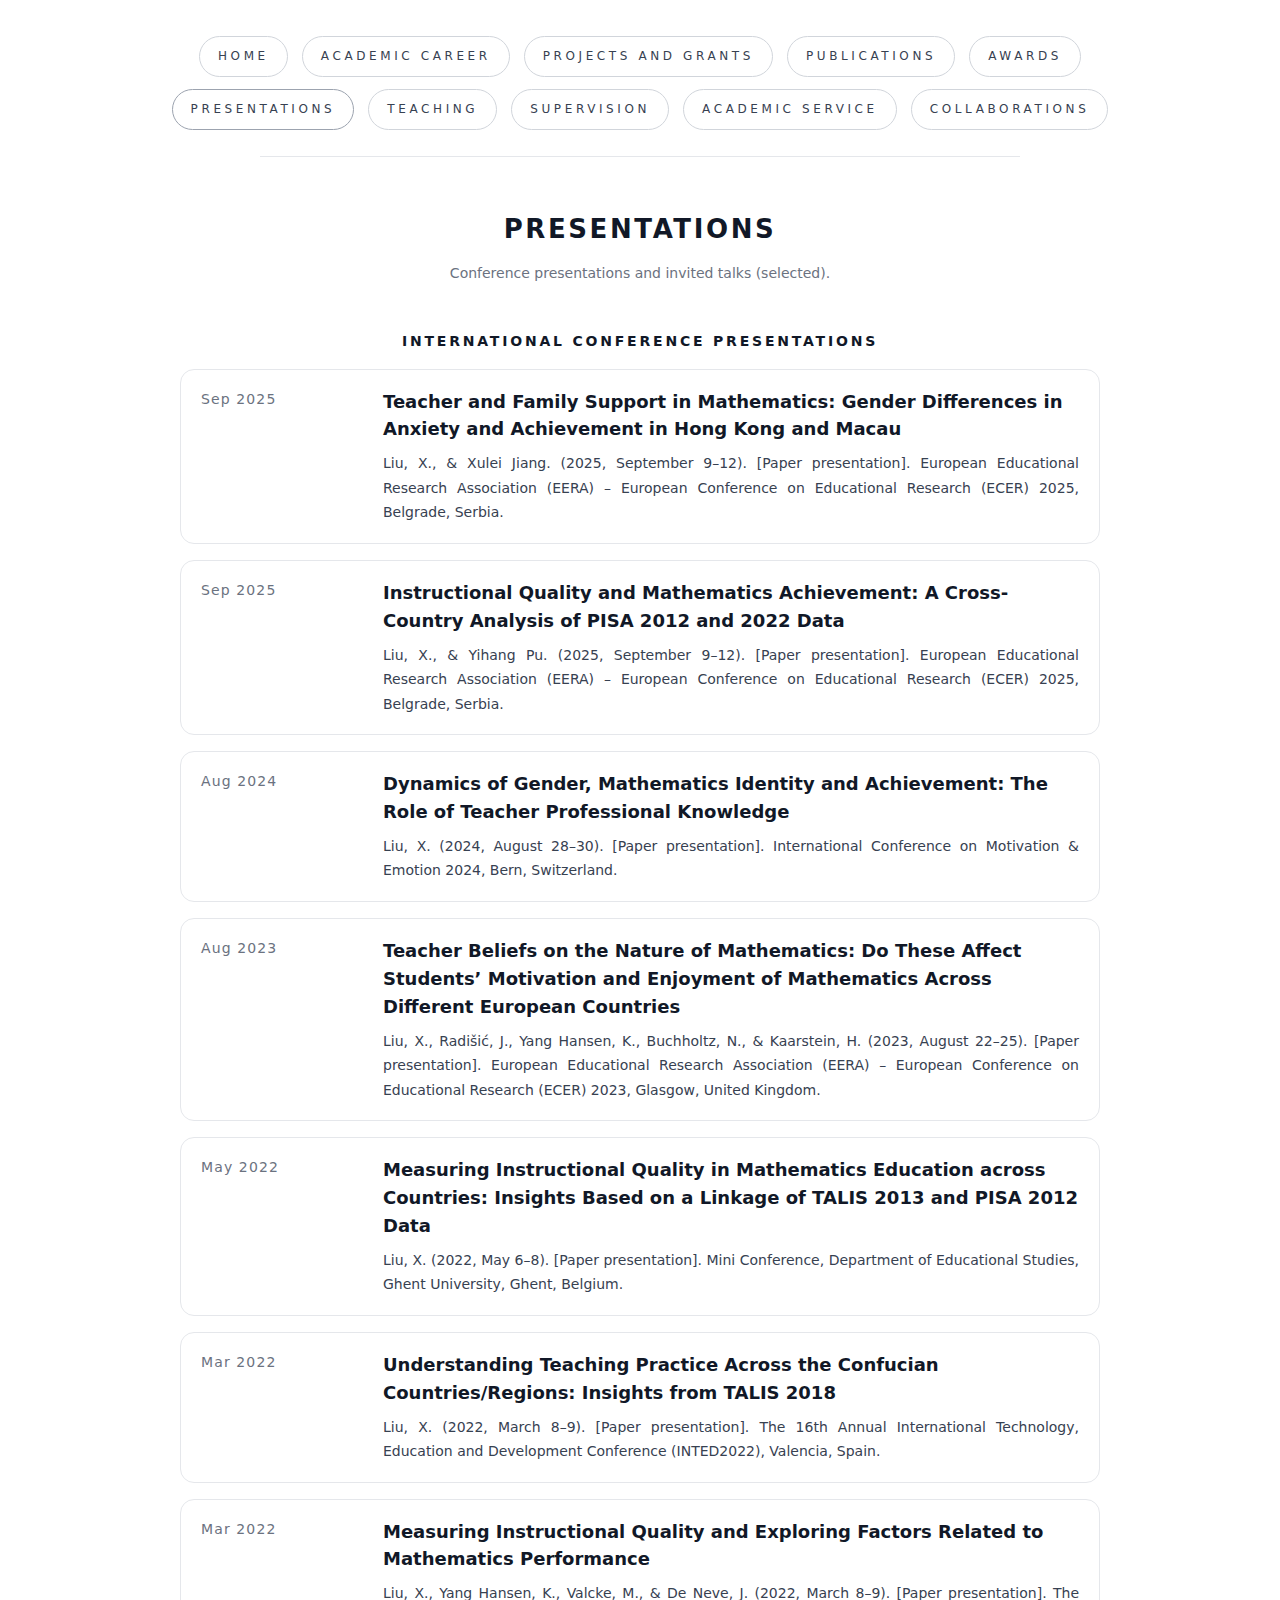
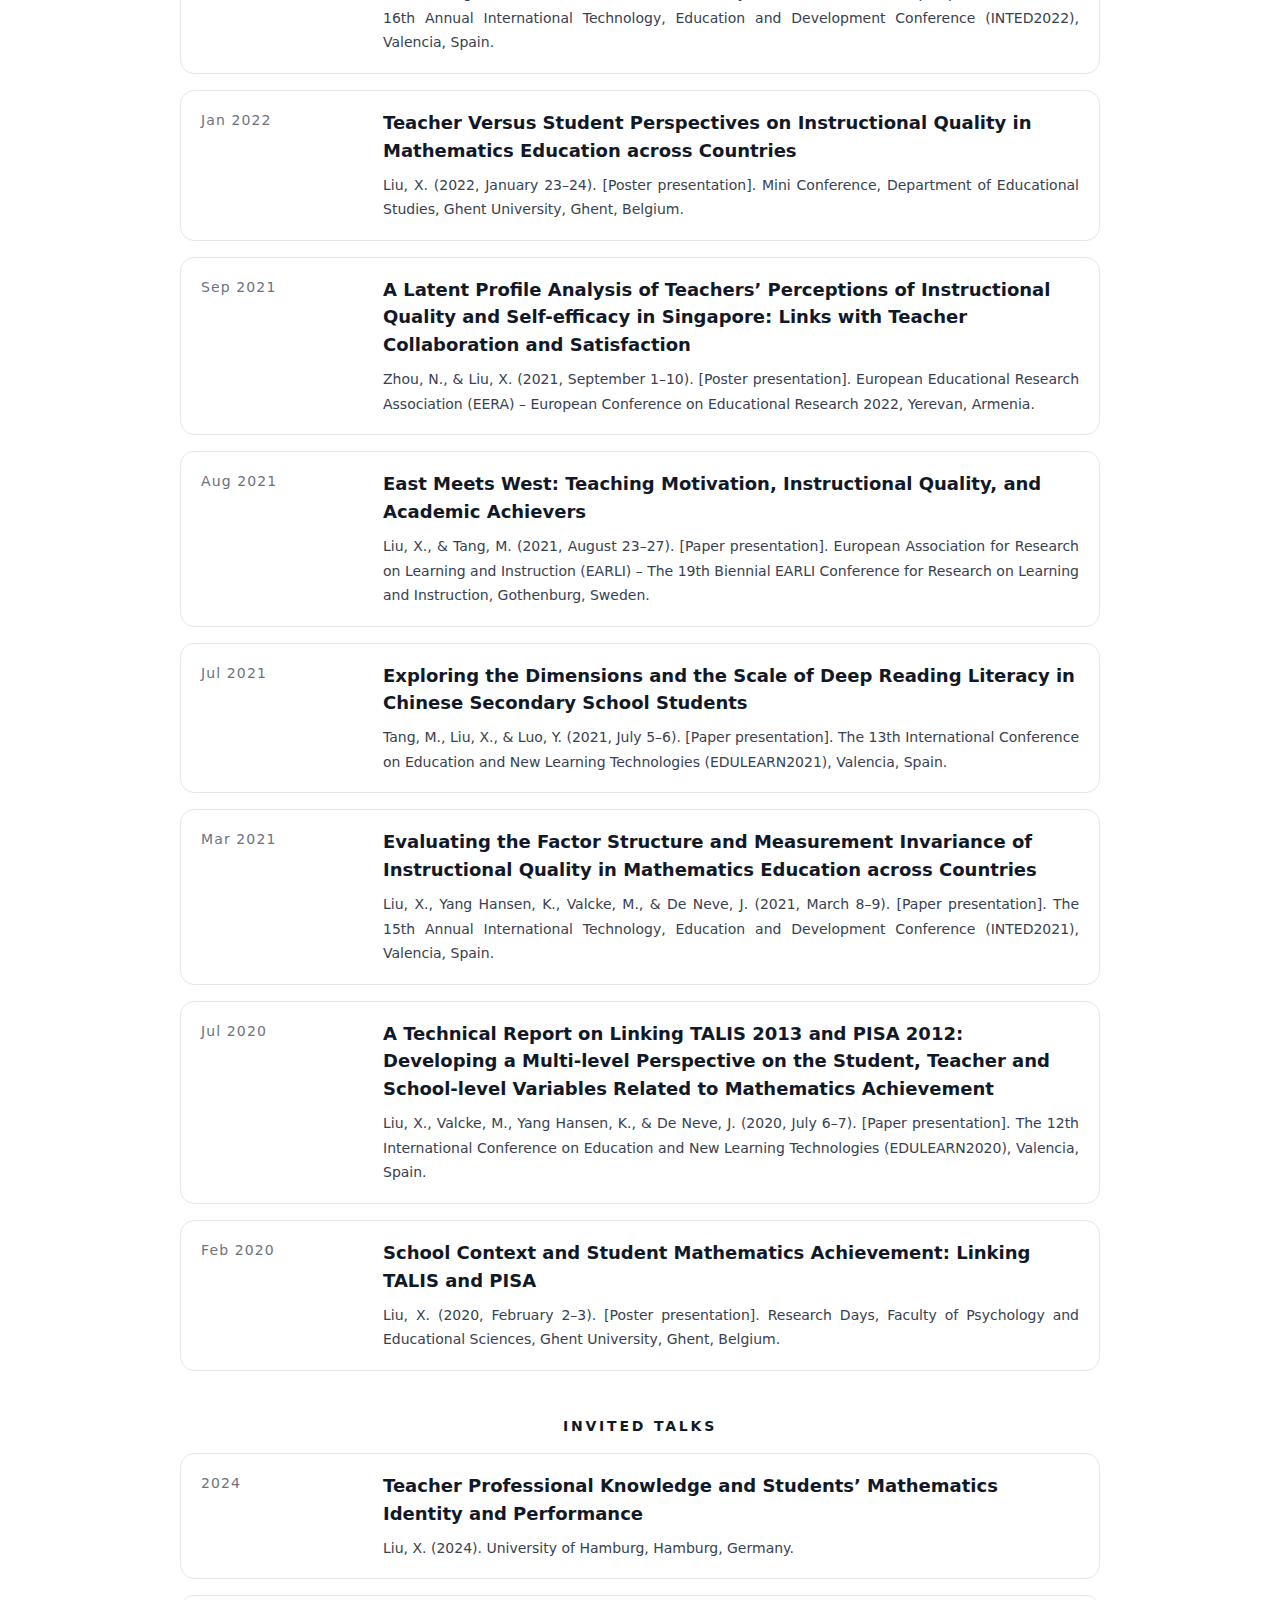
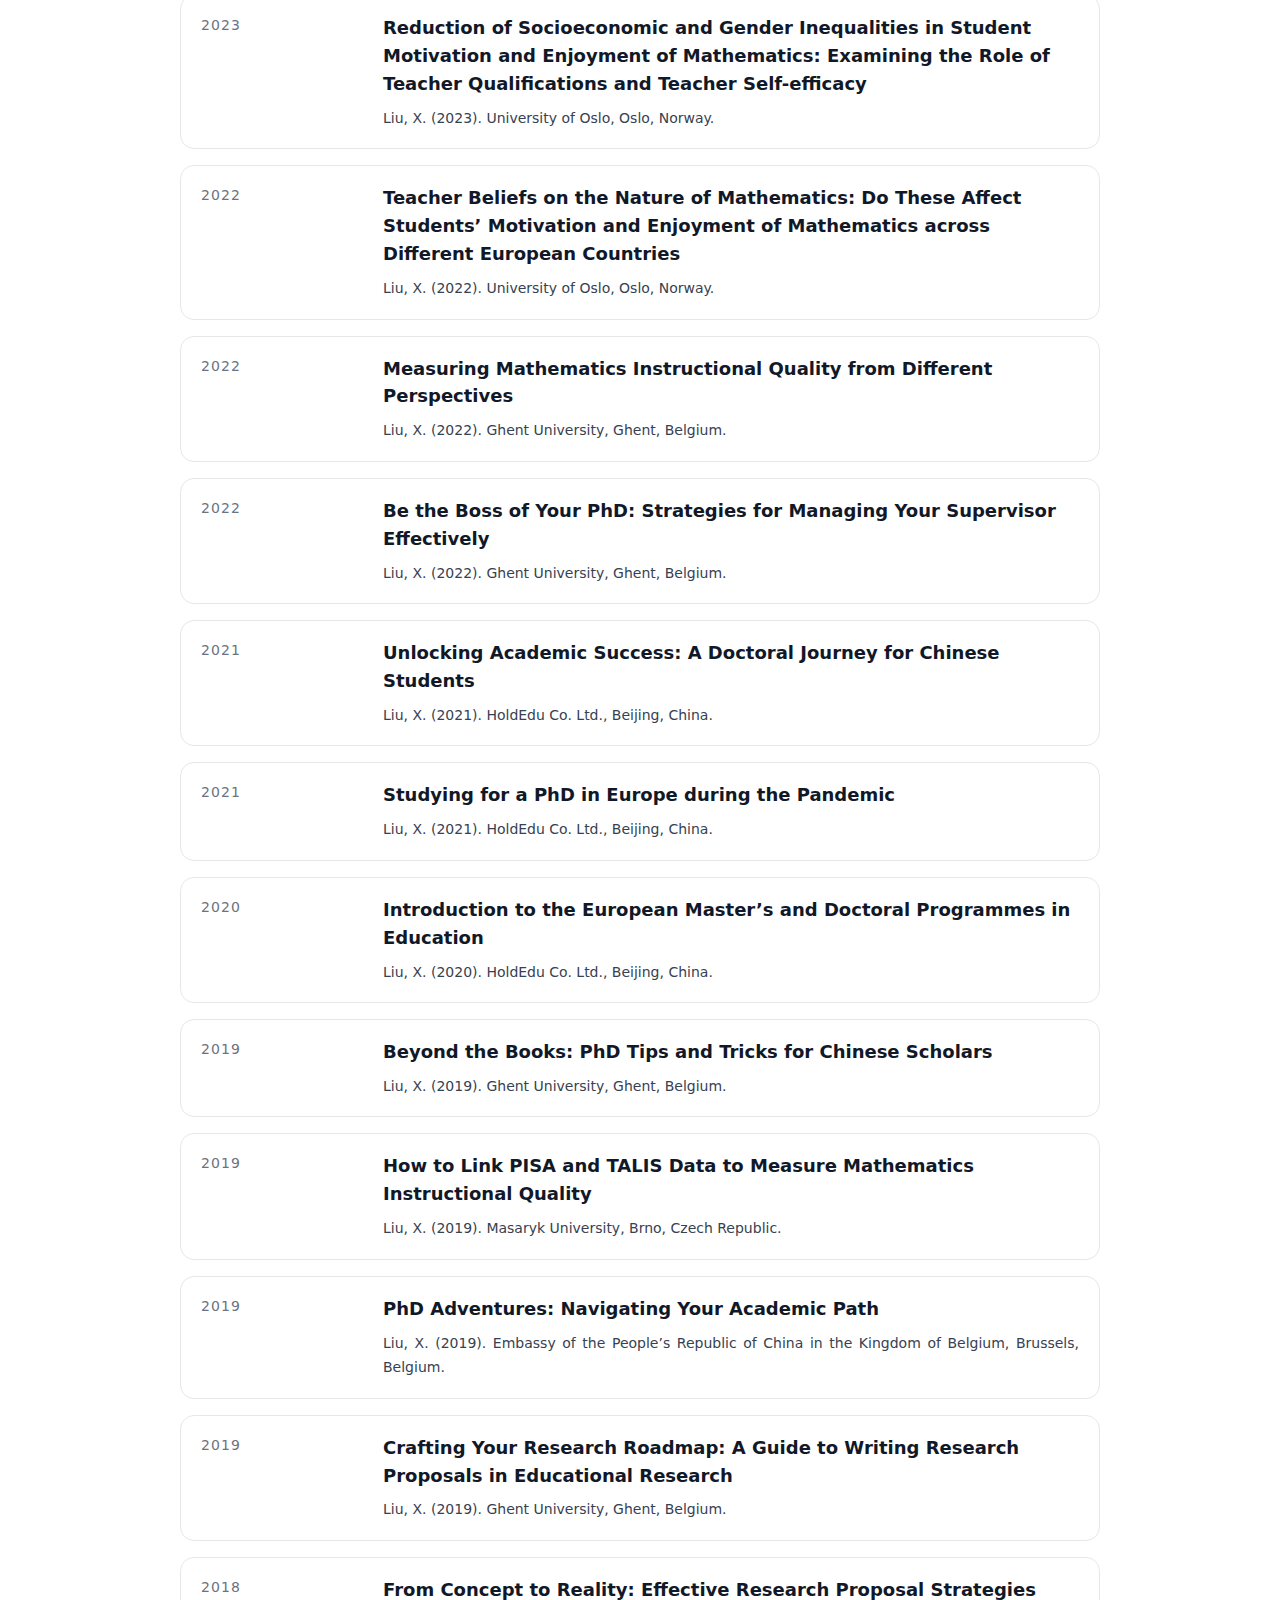
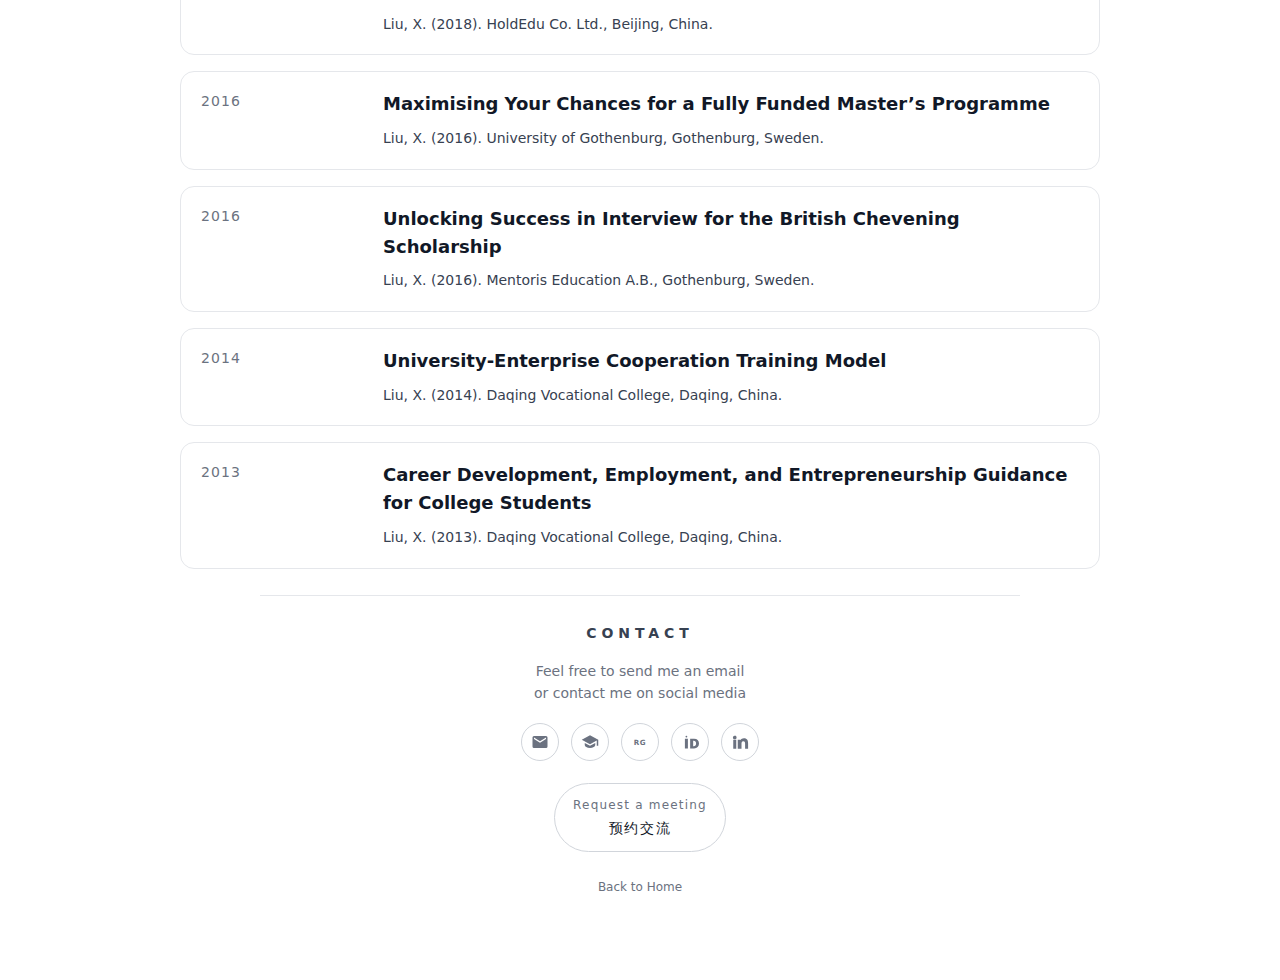
<file: presentations.html>
<!doctype html>
<html lang="en">
<head>
  <meta charset="utf-8" />
  <meta name="viewport" content="width=device-width, initial-scale=1" />
  <title>Presentations • Xin Liu</title>
  <meta name="description" content="Conference presentations and invited talks — Xin Liu." />
  <link rel="icon" href="assets/images/profile.png" />
  <link rel="stylesheet" href="assets/css/style.css" />

  <!-- Page-only styles (same “Academic Career” card style) -->
  <style>
    .page-title{
      margin: 52px 0 0;
      font-size: 26px;
      letter-spacing: .10em;
      text-transform: uppercase;
      color:#111827;
      text-align:center;
    }
    .page-sub{
      margin: 10px auto 0;
      max-width: 920px;
      font-size: 14px;
      color: #6b7280;
      text-align:center;
      line-height: 1.8;
    }
    .section-subtitle{
      margin: 44px auto 10px;
      max-width: 920px;
      font-size: 14px;
      letter-spacing: .20em;
      text-transform: uppercase;
      color: #111827;
      text-align: center;
    }
    .item{
      display:grid;
      grid-template-columns: 160px 1fr;
      gap: 22px;
      padding: 18px 20px;
      border: 1px solid var(--line);
      border-radius: 14px;
      margin: 16px auto;
      max-width: 920px;
      text-align: left;
      background:#fff;
    }
    .item-date{
      color: var(--muted);
      font-size: 14px;
      letter-spacing: .08em;
      white-space: nowrap;
    }
    .item-title{
      font-size: 18px;
      font-weight: 600;
      color: #111827;
      margin: 0;
      line-height: 1.55;
    }
    .item-org{
      margin-top: 8px;
      font-size: 14px;
      color: #374151;
      line-height: 1.75;
      text-align: justify;
      text-justify: inter-word;
      hyphens: auto;
      overflow-wrap: break-word;
    }
    @media (max-width:860px){
      .item{grid-template-columns: 1fr; gap: 10px;}
      .item-date{letter-spacing: .04em;}
    }
  </style>
</head>

<body>
  <main class="wrap">
    <nav class="pillnav" aria-label="Sections">
      <a class="" href="index.html">Home</a>
      <a class="" href="academic career.html">Academic Career</a>
      <a class="" href="projects-and-grants.html">Projects and Grants</a>
      <a class="" href="publications.html">Publications</a>
      <a class="" href="awards.html">Awards</a>
      <a class="active" href="presentations.html">Presentations</a>
      <a class="" href="teaching.html">Teaching</a>
      <a class="" href="supervision.html">Supervision</a>
      <a class="" href="academic-service.html">Academic Service</a>
      <a class="" href="collaborations.html">Collaborations</a>
    </nav>

    <div class="rule" aria-hidden="true"></div>

    <h1 class="page-title">PRESENTATIONS</h1>
    <p class="page-sub">Conference presentations and invited talks (selected).</p>

    <!-- International conference presentations -->
    <h2 class="section-subtitle">International Conference Presentations</h2>

    <div class="item">
      <div class="item-date">Sep 2025</div>
      <div class="item-body">
        <div class="item-title">Teacher and Family Support in Mathematics: Gender Differences in Anxiety and Achievement in Hong Kong and Macau</div>
        <div class="item-org">Liu, X., &amp; Xulei Jiang. (2025, September 9–12). [Paper presentation]. European Educational Research Association (EERA) – European Conference on Educational Research (ECER) 2025, Belgrade, Serbia.</div>
      </div>
    </div>

    <div class="item">
      <div class="item-date">Sep 2025</div>
      <div class="item-body">
        <div class="item-title">Instructional Quality and Mathematics Achievement: A Cross-Country Analysis of PISA 2012 and 2022 Data</div>
        <div class="item-org">Liu, X., &amp; Yihang Pu. (2025, September 9–12). [Paper presentation]. European Educational Research Association (EERA) – European Conference on Educational Research (ECER) 2025, Belgrade, Serbia.</div>
      </div>
    </div>

    <div class="item">
      <div class="item-date">Aug 2024</div>
      <div class="item-body">
        <div class="item-title">Dynamics of Gender, Mathematics Identity and Achievement: The Role of Teacher Professional Knowledge</div>
        <div class="item-org">Liu, X. (2024, August 28–30). [Paper presentation]. International Conference on Motivation &amp; Emotion 2024, Bern, Switzerland.</div>
      </div>
    </div>

    <div class="item">
      <div class="item-date">Aug 2023</div>
      <div class="item-body">
        <div class="item-title">Teacher Beliefs on the Nature of Mathematics: Do These Affect Students’ Motivation and Enjoyment of Mathematics Across Different European Countries</div>
        <div class="item-org">Liu, X., Radišić, J., Yang Hansen, K., Buchholtz, N., &amp; Kaarstein, H. (2023, August 22–25). [Paper presentation]. European Educational Research Association (EERA) – European Conference on Educational Research (ECER) 2023, Glasgow, United Kingdom.</div>
      </div>
    </div>

    <div class="item">
      <div class="item-date">May 2022</div>
      <div class="item-body">
        <div class="item-title">Measuring Instructional Quality in Mathematics Education across Countries: Insights Based on a Linkage of TALIS 2013 and PISA 2012 Data</div>
        <div class="item-org">Liu, X. (2022, May 6–8). [Paper presentation]. Mini Conference, Department of Educational Studies, Ghent University, Ghent, Belgium.</div>
      </div>
    </div>

    <div class="item">
      <div class="item-date">Mar 2022</div>
      <div class="item-body">
        <div class="item-title">Understanding Teaching Practice Across the Confucian Countries/Regions: Insights from TALIS 2018</div>
        <div class="item-org">Liu, X. (2022, March 8–9). [Paper presentation]. The 16th Annual International Technology, Education and Development Conference (INTED2022), Valencia, Spain.</div>
      </div>
    </div>

    <div class="item">
      <div class="item-date">Mar 2022</div>
      <div class="item-body">
        <div class="item-title">Measuring Instructional Quality and Exploring Factors Related to Mathematics Performance</div>
        <div class="item-org">Liu, X., Yang Hansen, K., Valcke, M., &amp; De Neve, J. (2022, March 8–9). [Paper presentation]. The 16th Annual International Technology, Education and Development Conference (INTED2022), Valencia, Spain.</div>
      </div>
    </div>

    <div class="item">
      <div class="item-date">Jan 2022</div>
      <div class="item-body">
        <div class="item-title">Teacher Versus Student Perspectives on Instructional Quality in Mathematics Education across Countries</div>
        <div class="item-org">Liu, X. (2022, January 23–24). [Poster presentation]. Mini Conference, Department of Educational Studies, Ghent University, Ghent, Belgium.</div>
      </div>
    </div>

    <div class="item">
      <div class="item-date">Sep 2021</div>
      <div class="item-body">
        <div class="item-title">A Latent Profile Analysis of Teachers’ Perceptions of Instructional Quality and Self-efficacy in Singapore: Links with Teacher Collaboration and Satisfaction</div>
        <div class="item-org">Zhou, N., &amp; Liu, X. (2021, September 1–10). [Poster presentation]. European Educational Research Association (EERA) – European Conference on Educational Research 2022, Yerevan, Armenia.</div>
      </div>
    </div>

    <div class="item">
      <div class="item-date">Aug 2021</div>
      <div class="item-body">
        <div class="item-title">East Meets West: Teaching Motivation, Instructional Quality, and Academic Achievers</div>
        <div class="item-org">Liu, X., &amp; Tang, M. (2021, August 23–27). [Paper presentation]. European Association for Research on Learning and Instruction (EARLI) – The 19th Biennial EARLI Conference for Research on Learning and Instruction, Gothenburg, Sweden.</div>
      </div>
    </div>

    <div class="item">
      <div class="item-date">Jul 2021</div>
      <div class="item-body">
        <div class="item-title">Exploring the Dimensions and the Scale of Deep Reading Literacy in Chinese Secondary School Students</div>
        <div class="item-org">Tang, M., Liu, X., &amp; Luo, Y. (2021, July 5–6). [Paper presentation]. The 13th International Conference on Education and New Learning Technologies (EDULEARN2021), Valencia, Spain.</div>
      </div>
    </div>

    <div class="item">
      <div class="item-date">Mar 2021</div>
      <div class="item-body">
        <div class="item-title">Evaluating the Factor Structure and Measurement Invariance of Instructional Quality in Mathematics Education across Countries</div>
        <div class="item-org">Liu, X., Yang Hansen, K., Valcke, M., &amp; De Neve, J. (2021, March 8–9). [Paper presentation]. The 15th Annual International Technology, Education and Development Conference (INTED2021), Valencia, Spain.</div>
      </div>
    </div>

    <div class="item">
      <div class="item-date">Jul 2020</div>
      <div class="item-body">
        <div class="item-title">A Technical Report on Linking TALIS 2013 and PISA 2012: Developing a Multi-level Perspective on the Student, Teacher and School-level Variables Related to Mathematics Achievement</div>
        <div class="item-org">Liu, X., Valcke, M., Yang Hansen, K., &amp; De Neve, J. (2020, July 6–7). [Paper presentation]. The 12th International Conference on Education and New Learning Technologies (EDULEARN2020), Valencia, Spain.</div>
      </div>
    </div>

    <div class="item">
      <div class="item-date">Feb 2020</div>
      <div class="item-body">
        <div class="item-title">School Context and Student Mathematics Achievement: Linking TALIS and PISA</div>
        <div class="item-org">Liu, X. (2020, February 2–3). [Poster presentation]. Research Days, Faculty of Psychology and Educational Sciences, Ghent University, Ghent, Belgium.</div>
      </div>
    </div>

    <!-- Invited talks -->
    <h2 class="section-subtitle">Invited Talks</h2>

    <div class="item">
      <div class="item-date">2024</div>
      <div class="item-body">
        <div class="item-title">Teacher Professional Knowledge and Students’ Mathematics Identity and Performance</div>
        <div class="item-org">Liu, X. (2024). University of Hamburg, Hamburg, Germany.</div>
      </div>
    </div>

    <div class="item">
      <div class="item-date">2023</div>
      <div class="item-body">
        <div class="item-title">Reduction of Socioeconomic and Gender Inequalities in Student Motivation and Enjoyment of Mathematics: Examining the Role of Teacher Qualifications and Teacher Self-efficacy</div>
        <div class="item-org">Liu, X. (2023). University of Oslo, Oslo, Norway.</div>
      </div>
    </div>

    <div class="item">
      <div class="item-date">2022</div>
      <div class="item-body">
        <div class="item-title">Teacher Beliefs on the Nature of Mathematics: Do These Affect Students’ Motivation and Enjoyment of Mathematics across Different European Countries</div>
        <div class="item-org">Liu, X. (2022). University of Oslo, Oslo, Norway.</div>
      </div>
    </div>

    <div class="item">
      <div class="item-date">2022</div>
      <div class="item-body">
        <div class="item-title">Measuring Mathematics Instructional Quality from Different Perspectives</div>
        <div class="item-org">Liu, X. (2022). Ghent University, Ghent, Belgium.</div>
      </div>
    </div>

    <div class="item">
      <div class="item-date">2022</div>
      <div class="item-body">
        <div class="item-title">Be the Boss of Your PhD: Strategies for Managing Your Supervisor Effectively</div>
        <div class="item-org">Liu, X. (2022). Ghent University, Ghent, Belgium.</div>
      </div>
    </div>

    <div class="item">
      <div class="item-date">2021</div>
      <div class="item-body">
        <div class="item-title">Unlocking Academic Success: A Doctoral Journey for Chinese Students</div>
        <div class="item-org">Liu, X. (2021). HoldEdu Co. Ltd., Beijing, China.</div>
      </div>
    </div>

    <div class="item">
      <div class="item-date">2021</div>
      <div class="item-body">
        <div class="item-title">Studying for a PhD in Europe during the Pandemic</div>
        <div class="item-org">Liu, X. (2021). HoldEdu Co. Ltd., Beijing, China.</div>
      </div>
    </div>

    <div class="item">
      <div class="item-date">2020</div>
      <div class="item-body">
        <div class="item-title">Introduction to the European Master’s and Doctoral Programmes in Education</div>
        <div class="item-org">Liu, X. (2020). HoldEdu Co. Ltd., Beijing, China.</div>
      </div>
    </div>

    <div class="item">
      <div class="item-date">2019</div>
      <div class="item-body">
        <div class="item-title">Beyond the Books: PhD Tips and Tricks for Chinese Scholars</div>
        <div class="item-org">Liu, X. (2019). Ghent University, Ghent, Belgium.</div>
      </div>
    </div>

    <div class="item">
      <div class="item-date">2019</div>
      <div class="item-body">
        <div class="item-title">How to Link PISA and TALIS Data to Measure Mathematics Instructional Quality</div>
        <div class="item-org">Liu, X. (2019). Masaryk University, Brno, Czech Republic.</div>
      </div>
    </div>

    <div class="item">
      <div class="item-date">2019</div>
      <div class="item-body">
        <div class="item-title">PhD Adventures: Navigating Your Academic Path</div>
        <div class="item-org">Liu, X. (2019). Embassy of the People’s Republic of China in the Kingdom of Belgium, Brussels, Belgium.</div>
      </div>
    </div>

    <div class="item">
      <div class="item-date">2019</div>
      <div class="item-body">
        <div class="item-title">Crafting Your Research Roadmap: A Guide to Writing Research Proposals in Educational Research</div>
        <div class="item-org">Liu, X. (2019). Ghent University, Ghent, Belgium.</div>
      </div>
    </div>

    <div class="item">
      <div class="item-date">2018</div>
      <div class="item-body">
        <div class="item-title">From Concept to Reality: Effective Research Proposal Strategies</div>
        <div class="item-org">Liu, X. (2018). HoldEdu Co. Ltd., Beijing, China.</div>
      </div>
    </div>

    <div class="item">
      <div class="item-date">2016</div>
      <div class="item-body">
        <div class="item-title">Maximising Your Chances for a Fully Funded Master’s Programme</div>
        <div class="item-org">Liu, X. (2016). University of Gothenburg, Gothenburg, Sweden.</div>
      </div>
    </div>

    <div class="item">
      <div class="item-date">2016</div>
      <div class="item-body">
        <div class="item-title">Unlocking Success in Interview for the British Chevening Scholarship</div>
        <div class="item-org">Liu, X. (2016). Mentoris Education A.B., Gothenburg, Sweden.</div>
      </div>
    </div>

    <div class="item">
      <div class="item-date">2014</div>
      <div class="item-body">
        <div class="item-title">University-Enterprise Cooperation Training Model</div>
        <div class="item-org">Liu, X. (2014). Daqing Vocational College, Daqing, China.</div>
      </div>
    </div>

    <div class="item">
      <div class="item-date">2013</div>
      <div class="item-body">
        <div class="item-title">Career Development, Employment, and Entrepreneurship Guidance for College Students</div>
        <div class="item-org">Liu, X. (2013). Daqing Vocational College, Daqing, China.</div>
      </div>
    </div>

    <!-- Contact + booking -->
    <div class="rule" aria-hidden="true"></div>

    <h2 class="contact-title">Contact</h2>
    <p class="contact-text">Feel free to send me an email<br/>or contact me on social media</p>

    <div class="icons" aria-label="Contact links">
      <a class="icon" href="mailto:liuxin2@nbu.edu.cn" aria-label="Email"><svg viewBox="0 0 24 24" aria-hidden="true"><path d="M20 4H4a2 2 0 0 0-2 2v12a2 2 0 0 0 2 2h16a2 2 0 0 0 2-2V6a2 2 0 0 0-2-2Zm0 4-8 5L4 8V6l8 5 8-5v2Z"/></svg></a>

      <a class="icon" href="https://jsjy.nbu.edu.cn/info/1059/110251.htm" target="_blank" rel="noreferrer" aria-label="Ningbo University Profile">
        <svg viewBox="0 0 24 24" aria-hidden="true"><path d="M12 3 1 9l11 6 9-4.91V17h2V9L12 3Zm0 14L5 13.2V16c0 2.2 3.1 4 7 4s7-1.8 7-4v-2.8L12 17Z"/></svg>
      </a>

      <a class="icon icon-rg" href="https://www.researchgate.net/profile/Xin-Liu-27" target="_blank" rel="noreferrer" aria-label="ResearchGate">
        <svg viewBox="0 0 24 24" aria-hidden="true">
          <text x="12" y="16" text-anchor="middle" font-size="9.5" font-weight="700"
                font-family="system-ui, -apple-system, Segoe UI, Roboto, Arial"
                fill="#6b7280">RG</text>
        </svg>
      </a>

      <a class="icon" href="https://orcid.org/0000-0002-2314-9786" target="_blank" rel="noreferrer" aria-label="ORCID"><svg viewBox="0 0 24 24" aria-hidden="true"><path d="M7.2 3.5a1.2 1.2 0 1 1 0 2.4 1.2 1.2 0 0 1 0-2.4Zm-2 4h4v13h-4v-13Zm7 0h5.3c4 0 6.5 2.5 6.5 6.5s-2.5 6.5-6.5 6.5H12.2v-13Zm4.9 10.1c1.8 0 3-1.2 3-3.6s-1.2-3.6-3-3.6h-.9v7.2h.9Z"/></svg></a>

      <a class="icon" href="https://www.linkedin.com/in/xin-liu-aa878a110/" target="_blank" rel="noreferrer" aria-label="LinkedIn"><svg viewBox="0 0 24 24" aria-hidden="true"><path d="M4.98 3.5A2.48 2.48 0 1 1 5 8.46 2.48 2.48 0 0 1 4.98 3.5ZM3 21h4V9H3v12Zm7 0h4v-6.2c0-1.7.03-3.9 2.4-3.9 2.4 0 2.4 1.9 2.4 4V21h4v-6.9c0-4-0.9-7.1-5.6-7.1-2.2 0-3.7 1.2-4.3 2.3h-.1V9h-3.8v12Z"/></svg></a>
    </div>

    <div class="booking">
      <a class="book-btn" href="mailto:liuxin2@nbu.edu.cn?subject=Meeting%20Request%20%7C%20%E9%A2%84%E7%BA%A6%E6%B2%9F%E9%80%9A&body=Hello%20Prof.%20Liu%2C%0A%0AI%20would%20like%20to%20request%20a%20meeting.%20My%20topic%3A%20%5B...%5D.%0APreferred%20time%20slots%3A%20%5B...%5D.%0A%0A%E5%88%98%E8%80%81%E5%B8%88%E6%82%A8%E5%A5%BD%EF%BC%8C%0A%0A%E6%88%91%E6%83%B3%E9%A2%84%E7%BA%A6%E6%B2%9F%E9%80%9A%EF%BC%8C%E4%B8%BB%E9%A2%98%EF%BC%9A%5B...%5D%EF%BC%8C%E5%8F%AF%E9%80%89%E6%97%B6%E9%97%B4%EF%BC%9A%5B...%5D%EF%BC%8C%E8%B0%A2%E8%B0%A2%EF%BC%81" aria-label="Book a time / 预约时间">
        <span class="book-en">Request a meeting</span>
        <span class="book-cn">预约交流</span>
      </a>
    </div>
  <p class="footer-note"><a href="index.html">Back to Home</a></p>
  </main>
</body>
</html>
</file>
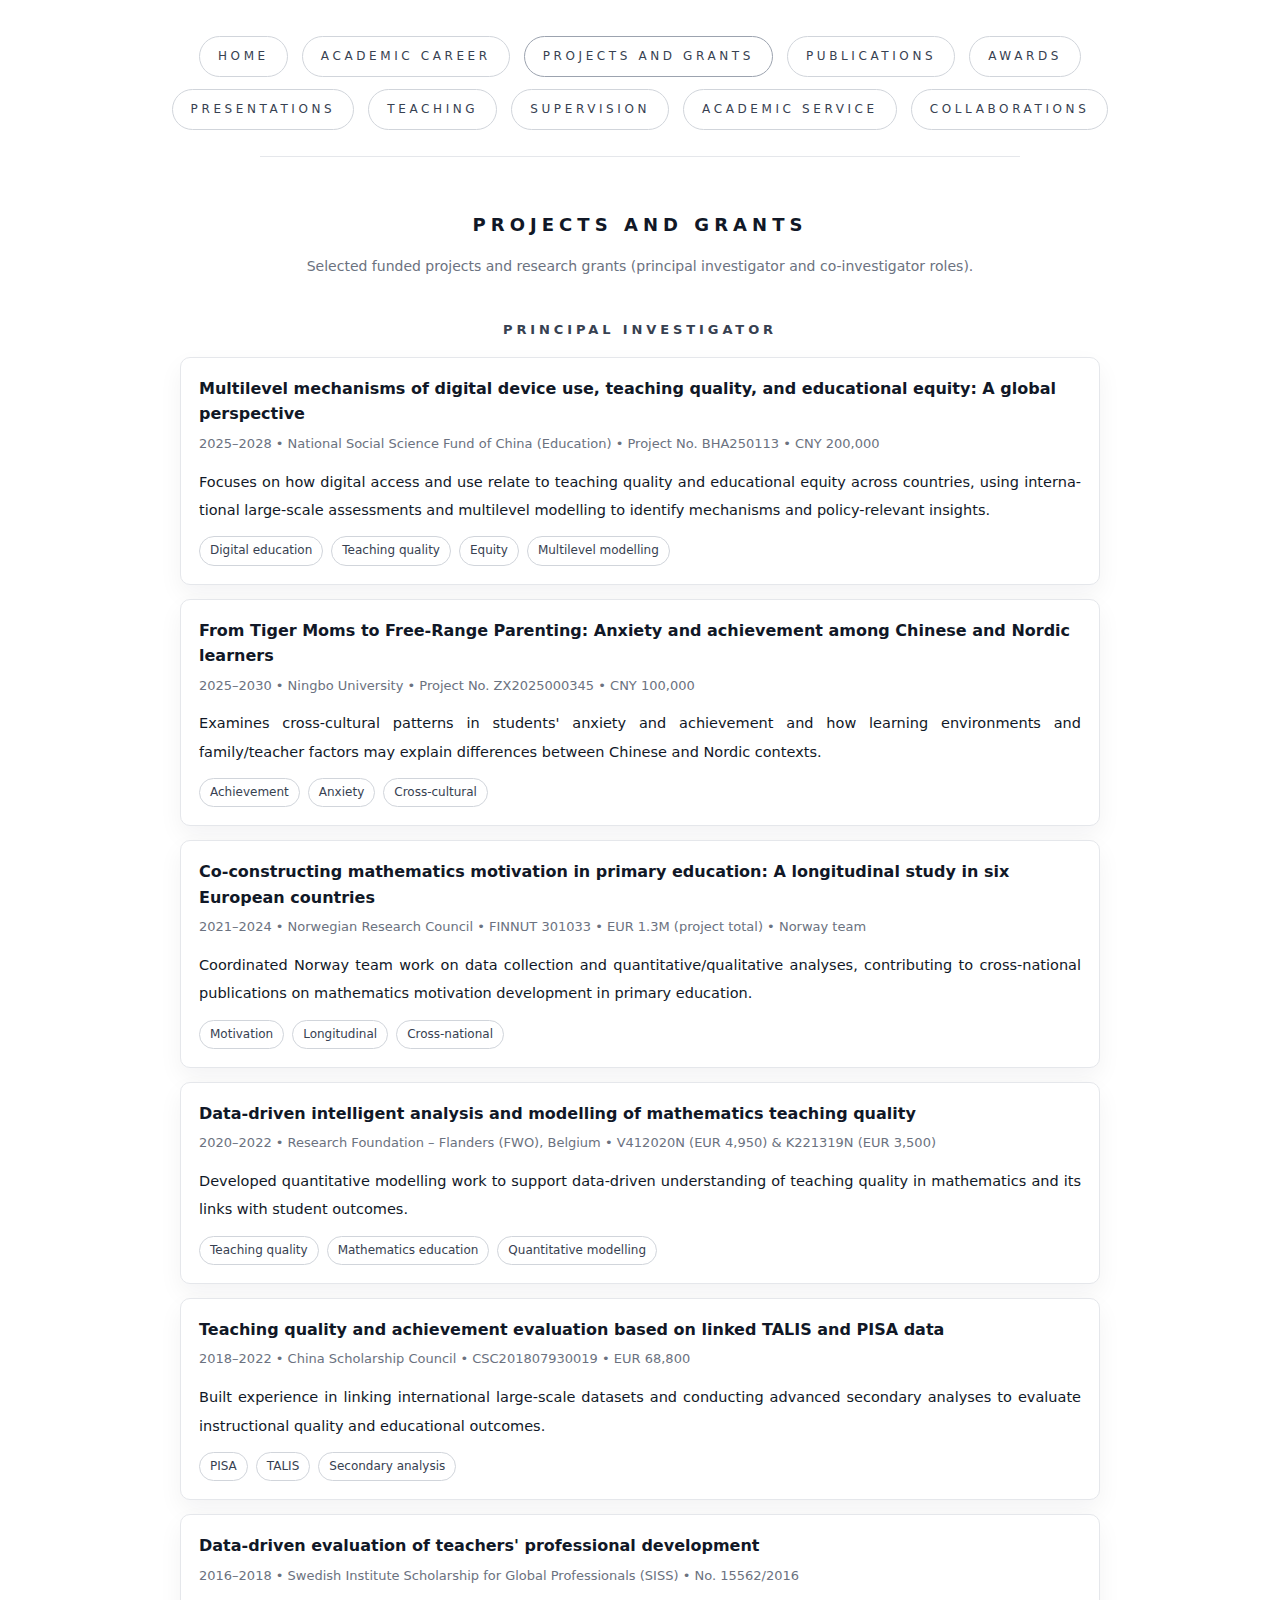
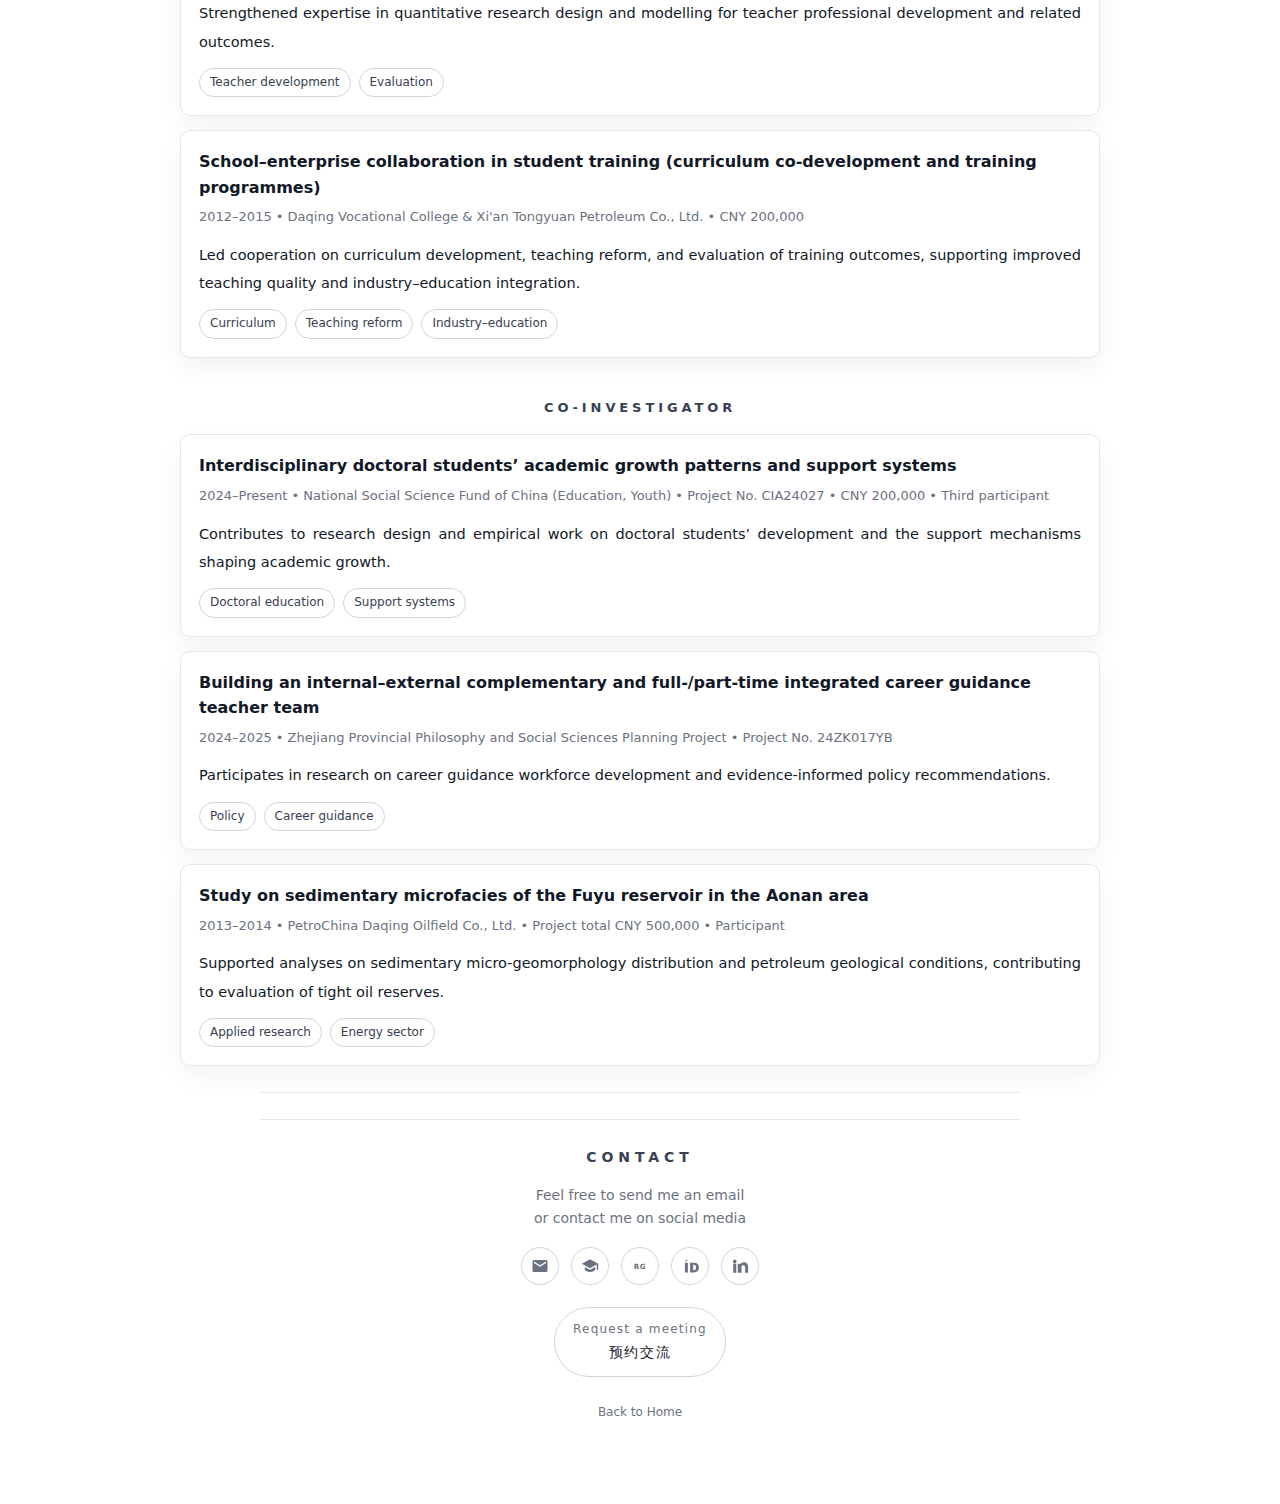
<file: projects-and-grants.html>
<!doctype html>
<html lang="en">
<head>
  <meta charset="utf-8" />
  <meta name="viewport" content="width=device-width, initial-scale=1" />
  <title>Xin Liu • Projects and Grants</title>
  <meta name="description" content="Xin Liu — selected funded projects and grants." />
  <link rel="icon" href="assets/images/profile.png" />
  <link rel="stylesheet" href="assets/css/style.css" />

<!-- Page-only styles (match your Academic Career card style) -->
  <style>
    .page-title{
      margin: 52px 0 0;
      font-size: 26px;
      letter-spacing: .10em;
      text-transform: uppercase;
      color:#111827;
      text-align:center;
    }
    .page-sub{
      margin: 10px auto 0;
      max-width: 920px;
      font-size: 14px;
      color: #6b7280;
      text-align:center;
      line-height: 1.8;
    }

    .item{
      display:grid;
      grid-template-columns: 160px 1fr;
      gap: 22px;
      padding: 18px 20px;
      border: 1px solid var(--line);
      border-radius: 14px;
      margin: 16px auto;
      max-width: 920px;
      text-align: left;
      background:#fff;
    }
    .item-date{
      color: var(--muted);
      font-size: 14px;
      letter-spacing: .08em;
      white-space: nowrap;
    }
    .item-title{
      font-size: 18px;
      font-weight: 600;
      color: #111827;
      margin: 0;
      line-height: 1.55;
    }
    .item-org{
      margin-top: 8px;
      font-size: 14px;
      color: #374151;
      line-height: 1.75;
      text-align: justify;
      text-justify: inter-word;
      hyphens: auto;
      overflow-wrap: break-word;
    }
    .item-bullets{
      margin: 12px 0 0;
      padding-left: 18px;
    }
    .item-bullets li{
      margin: 8px 0;
      color:#111827;
      line-height: 1.85;
      text-align: justify;
      text-justify: inter-word;
      hyphens: auto;
      overflow-wrap: break-word;
    }

    @media (max-width:860px){
      .item{grid-template-columns: 1fr; gap: 10px;}
      .item-date{letter-spacing: .04em;}
    }
  </style>
</head>



<body>
  <main class="wrap">

   <!-- NAV (same as Home; set this page active) -->
    <nav class="pillnav" aria-label="Sections">
      <a href="index.html">Home</a>
      <a href="academic career.html">Academic Career</a>
      <a class="active" href="projects-and-grants.html">Projects and Grants</a>
      <a href="publications.html">Publications</a>
      <a href="awards.html">Awards</a>
      <a href="presentations.html">Presentations</a>
      <a href="teaching.html">Teaching</a>
      <a href="supervision.html">Supervision</a>
      <a href="academic-service.html">Academic Service</a>
      <a href="collaborations.html">Collaborations</a>
    </nav>

    <div class="rule" aria-hidden="true"></div>

    <!-- PAGE HEAD -->
    <header class="pagehead">
      <h1 class="pagetitle">PROJECTS AND GRANTS</h1>
      <p class="pagesubtitle">Selected funded projects and research grants (principal investigator and co-investigator roles).</p>
    </header>

    <!-- PI -->
    <section class="cvsec">
      <h2 class="sectitle">Principal Investigator</h2>

      <article class="card">
        <h3 class="card-title">Multilevel mechanisms of digital device use, teaching quality, and educational equity: A global perspective</h3>
        <p class="card-meta">2025–2028 • National Social Science Fund of China (Education) • Project No. BHA250113 • CNY 200,000</p>
        <p class="card-text">
          Focuses on how digital access and use relate to teaching quality and educational equity across countries, using international large-scale assessments and multilevel modelling to identify mechanisms and policy-relevant insights.
        </p>
        <div class="badges">
          <span class="badge">Digital education</span>
          <span class="badge">Teaching quality</span>
          <span class="badge">Equity</span>
          <span class="badge">Multilevel modelling</span>
        </div>
      </article>

      <article class="card">
        <h3 class="card-title">From Tiger Moms to Free-Range Parenting: Anxiety and achievement among Chinese and Nordic learners</h3>
        <p class="card-meta">2025–2030 • Ningbo University • Project No. ZX2025000345 • CNY 100,000</p>
        <p class="card-text">
          Examines cross-cultural patterns in students' anxiety and achievement and how learning environments and family/teacher factors may explain differences between Chinese and Nordic contexts.
        </p>
        <div class="badges">
          <span class="badge">Achievement</span>
          <span class="badge">Anxiety</span>
          <span class="badge">Cross-cultural</span>
        </div>
      </article>

      <article class="card">
        <h3 class="card-title">Co-constructing mathematics motivation in primary education: A longitudinal study in six European countries</h3>
        <p class="card-meta">2021–2024 • Norwegian Research Council • FINNUT 301033 • EUR 1.3M (project total) • Norway team </p>
        <p class="card-text">
          Coordinated Norway team work on data collection and quantitative/qualitative analyses, contributing to cross-national publications on mathematics motivation development in primary education.
        </p>
        <div class="badges">
          <span class="badge">Motivation</span>
          <span class="badge">Longitudinal</span>
          <span class="badge">Cross-national</span>
        </div>
      </article>

      <article class="card">
        <h3 class="card-title">Data-driven intelligent analysis and modelling of mathematics teaching quality</h3>
        <p class="card-meta">2020–2022 • Research Foundation – Flanders (FWO), Belgium • V412020N (EUR 4,950) & K221319N (EUR 3,500)</p>
        <p class="card-text">
          Developed quantitative modelling work to support data-driven understanding of teaching quality in mathematics and its links with student outcomes.
        </p>
        <div class="badges">
          <span class="badge">Teaching quality</span>
          <span class="badge">Mathematics education</span>
          <span class="badge">Quantitative modelling</span>
        </div>
      </article>

      <article class="card">
        <h3 class="card-title">Teaching quality and achievement evaluation based on linked TALIS and PISA data</h3>
        <p class="card-meta">2018–2022 • China Scholarship Council • CSC201807930019 • EUR 68,800</p>
        <p class="card-text">
          Built experience in linking international large-scale datasets and conducting advanced secondary analyses to evaluate instructional quality and educational outcomes.
        </p>
        <div class="badges">
          <span class="badge">PISA</span>
          <span class="badge">TALIS</span>
          <span class="badge">Secondary analysis</span>
        </div>
      </article>

      <article class="card">
        <h3 class="card-title">Data-driven evaluation of teachers' professional development</h3>
        <p class="card-meta">2016–2018 • Swedish Institute Scholarship for Global Professionals (SISS) • No. 15562/2016</p>
        <p class="card-text">
          Strengthened expertise in quantitative research design and modelling for teacher professional development and related outcomes.
        </p>
        <div class="badges">
          <span class="badge">Teacher development</span>
          <span class="badge">Evaluation</span>
        </div>
      </article>

      <article class="card">
        <h3 class="card-title">School–enterprise collaboration in student training (curriculum co-development and training programmes)</h3>
        <p class="card-meta">2012–2015 • Daqing Vocational College & Xi'an Tongyuan Petroleum Co., Ltd. • CNY 200,000</p>
        <p class="card-text">
          Led cooperation on curriculum development, teaching reform, and evaluation of training outcomes, supporting improved teaching quality and industry–education integration.
        </p>
        <div class="badges">
          <span class="badge">Curriculum</span>
          <span class="badge">Teaching reform</span>
          <span class="badge">Industry–education</span>
        </div>
      </article>

    </section>

    <!-- CO-INVESTIGATOR -->
    <section class="cvsec">
      <h2 class="sectitle">Co-Investigator</h2>

      <article class="card">
        <h3 class="card-title">Interdisciplinary doctoral students’ academic growth patterns and support systems</h3>
        <p class="card-meta">2024–Present • National Social Science Fund of China (Education, Youth) • Project No. CIA24027 • CNY 200,000 • Third participant</p>
        <p class="card-text">
          Contributes to research design and empirical work on doctoral students’ development and the support mechanisms shaping academic growth.
        </p>
        <div class="badges">
          <span class="badge">Doctoral education</span>
          <span class="badge">Support systems</span>
        </div>
      </article>

      <article class="card">
        <h3 class="card-title">Building an internal–external complementary and full-/part-time integrated career guidance teacher team</h3>
        <p class="card-meta">2024–2025 • Zhejiang Provincial Philosophy and Social Sciences Planning Project • Project No. 24ZK017YB</p>
        <p class="card-text">
          Participates in research on career guidance workforce development and evidence-informed policy recommendations.
        </p>
        <div class="badges">
          <span class="badge">Policy</span>
          <span class="badge">Career guidance</span>
        </div>
      </article>

      <article class="card">
        <h3 class="card-title">Study on sedimentary microfacies of the Fuyu reservoir in the Aonan area</h3>
        <p class="card-meta">2013–2014 • PetroChina Daqing Oilfield Co., Ltd. • Project total CNY 500,000 • Participant</p>
        <p class="card-text">
          Supported analyses on sedimentary micro-geomorphology distribution and petroleum geological conditions, contributing to evaluation of tight oil reserves.
        </p>
        <div class="badges">
          <span class="badge">Applied research</span>
          <span class="badge">Energy sector</span>
        </div>
      </article>

    </section>

    <div class="rule" aria-hidden="true"></div>
    <div class="rule" aria-hidden="true"></div>

    <h2 class="contact-title">Contact</h2>
    <p class="contact-text">Feel free to send me an email<br/>or contact me on social media</p>

    <div class="icons" aria-label="Contact links">
      <a class="icon" href="mailto:liuxin2@nbu.edu.cn" aria-label="Email"><svg viewBox="0 0 24 24" aria-hidden="true"><path d="M20 4H4a2 2 0 0 0-2 2v12a2 2 0 0 0 2 2h16a2 2 0 0 0 2-2V6a2 2 0 0 0-2-2Zm0 4-8 5L4 8V6l8 5 8-5v2Z"/></svg></a>
      <a class="icon" href="https://jsjy.nbu.edu.cn/info/1059/110251.htm" target="_blank" rel="noreferrer" aria-label="Ningbo University Profile">
  <svg viewBox="0 0 24 24" aria-hidden="true"><path d="M12 3 1 9l11 6 9-4.91V17h2V9L12 3Zm0 14L5 13.2V16c0 2.2 3.1 4 7 4s7-1.8 7-4v-2.8L12 17Z"/></svg>
</a>
     <a class="icon icon-rg" href="https://www.researchgate.net/profile/Xin-Liu-27" target="_blank" rel="noreferrer" aria-label="ResearchGate">
  <svg viewBox="0 0 24 24" aria-hidden="true">
    <text x="12" y="16" text-anchor="middle" font-size="9.5" font-weight="700"
          font-family="system-ui, -apple-system, Segoe UI, Roboto, Arial"
          fill="#6b7280">RG</text>
  </svg>
</a>

 <a class="icon" href="https://orcid.org/0000-0002-2314-9786" target="_blank" rel="noreferrer" aria-label="ORCID"><svg viewBox="0 0 24 24" aria-hidden="true"><path d="M7.2 3.5a1.2 1.2 0 1 1 0 2.4 1.2 1.2 0 0 1 0-2.4Zm-2 4h4v13h-4v-13Zm7 0h5.3c4 0 6.5 2.5 6.5 6.5s-2.5 6.5-6.5 6.5H12.2v-13Zm4.9 10.1c1.8 0 3-1.2 3-3.6s-1.2-3.6-3-3.6h-.9v7.2h.9Z"/></svg></a>


      <a class="icon" href="https://www.linkedin.com/in/xin-liu-aa878a110/" target="_blank" rel="noreferrer" aria-label="LinkedIn"><svg viewBox="0 0 24 24" aria-hidden="true"><path d="M4.98 3.5A2.48 2.48 0 1 1 5 8.46 2.48 2.48 0 0 1 4.98 3.5ZM3 21h4V9H3v12Zm7 0h4v-6.2c0-1.7.03-3.9 2.4-3.9 2.4 0 2.4 1.9 2.4 4V21h4v-6.9c0-4-0.9-7.1-5.6-7.1-2.2 0-3.7 1.2-4.3 2.3h-.1V9h-3.8v12Z"/></svg></a>
    </div>

<div class="booking">
  <a class="book-btn" href="mailto:liuxin2@nbu.edu.cn?subject=Meeting%20Request%20%7C%20%E9%A2%84%E7%BA%A6%E6%B2%9F%E9%80%9A&body=Hello%20Prof.%20Liu%2C%0A%0AI%20would%20like%20to%20request%20a%20meeting.%20My%20topic%3A%20%5B...%5D.%0APreferred%20time%20slots%3A%20%5B...%5D.%0A%0A%E5%88%98%E8%80%81%E5%B8%88%E6%82%A8%E5%A5%BD%EF%BC%8C%0A%0A%E6%88%91%E6%83%B3%E9%A2%84%E7%BA%A6%E6%B2%9F%E9%80%9A%EF%BC%8C%E4%B8%BB%E9%A2%98%EF%BC%9A%5B...%5D%EF%BC%8C%E5%8F%AF%E9%80%89%E6%97%B6%E9%97%B4%EF%BC%9A%5B...%5D%EF%BC%8C%E8%B0%A2%E8%B0%A2%EF%BC%81" aria-label="Book a time / 预约时间">
   <span class="book-en">Request a meeting</span>
    <span class="book-cn">预约交流</span>
      </a>
</div>

  <p class="footer-note"><a href="index.html">Back to Home</a></p>

  </main>
</body>
</html>
</file>
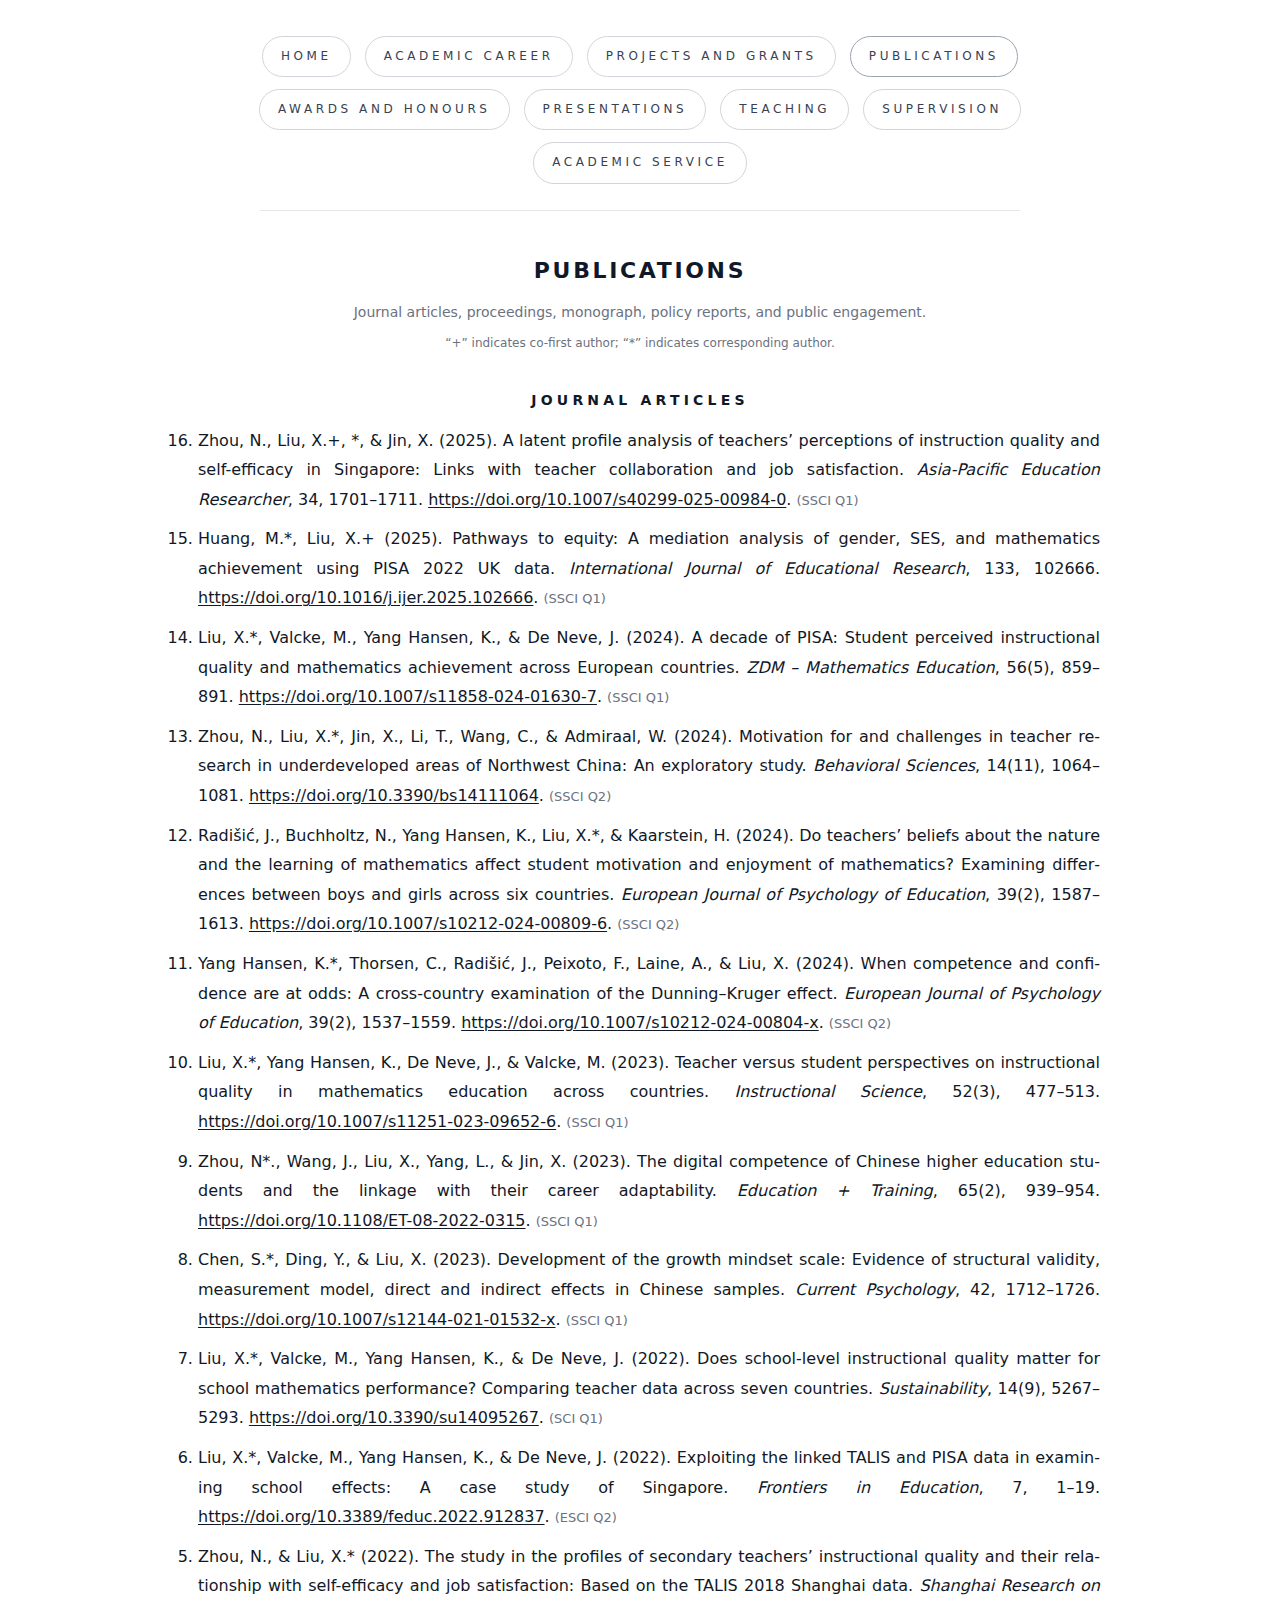
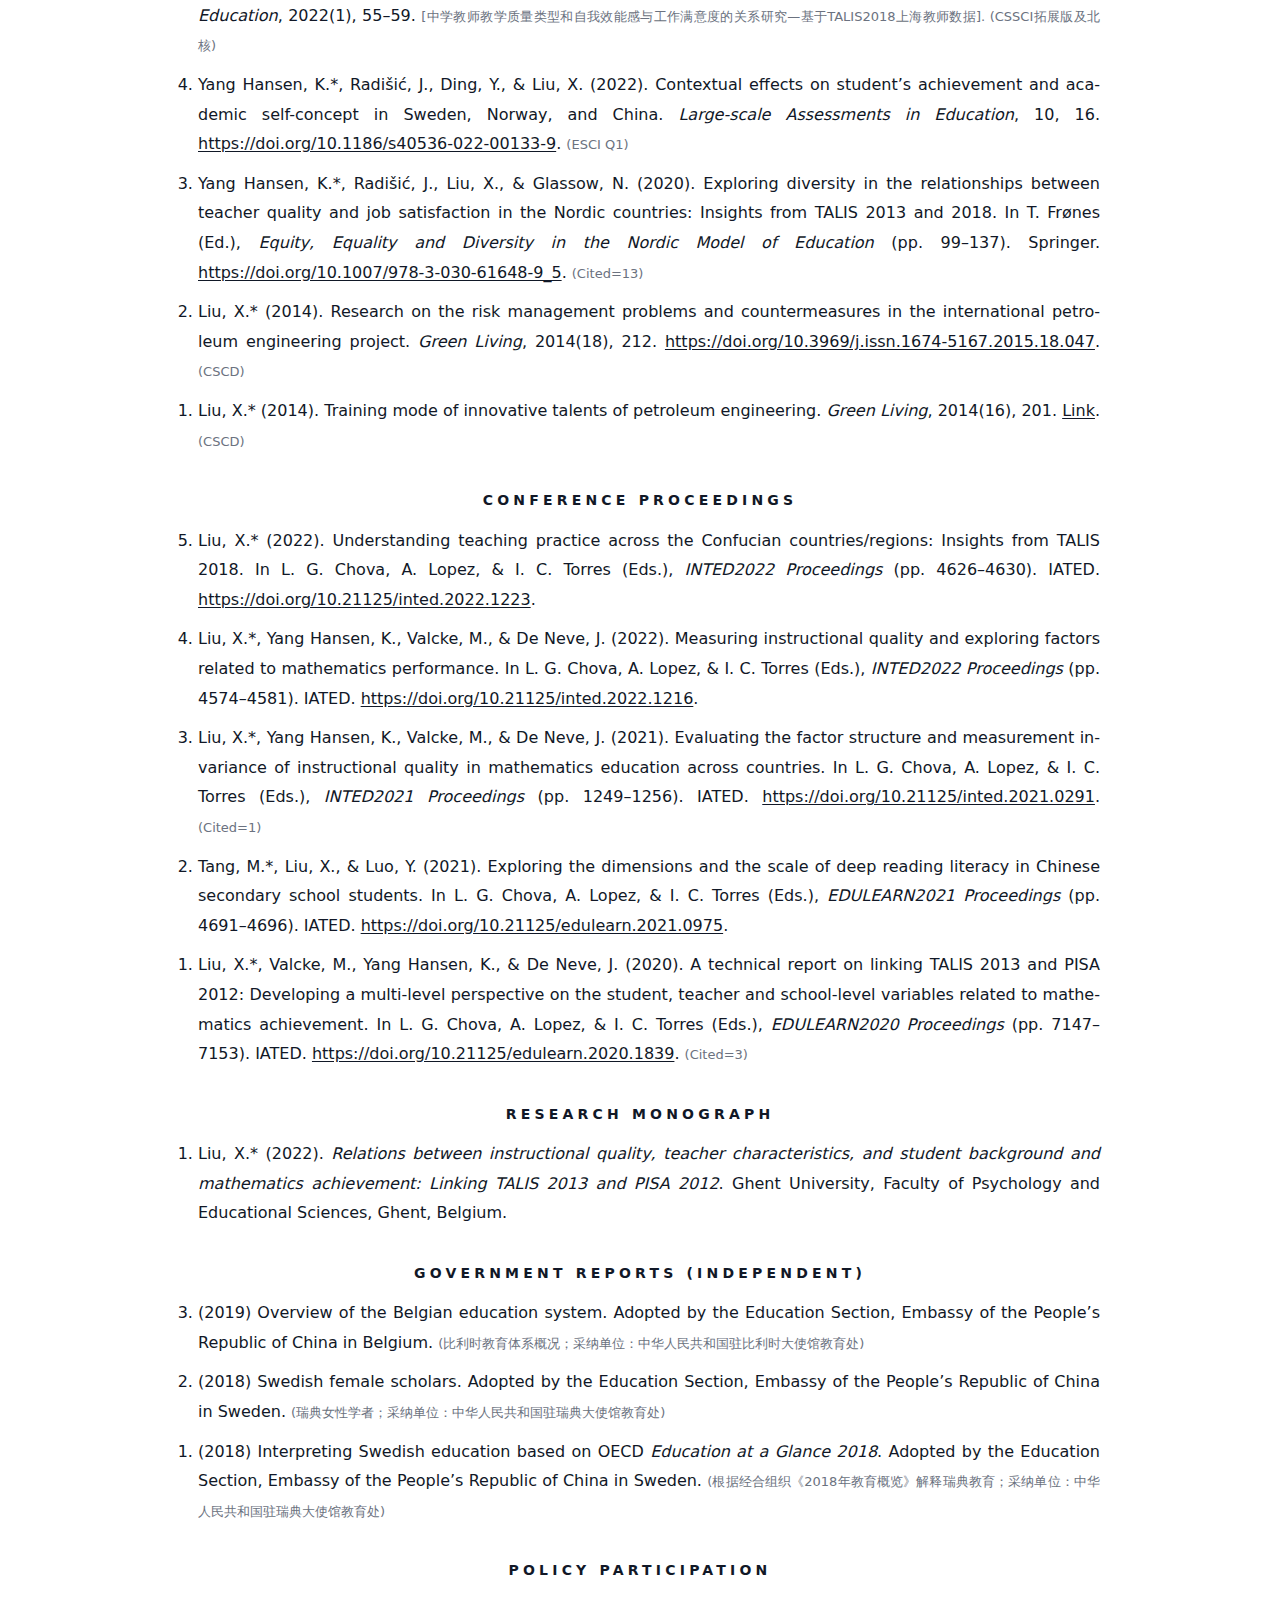
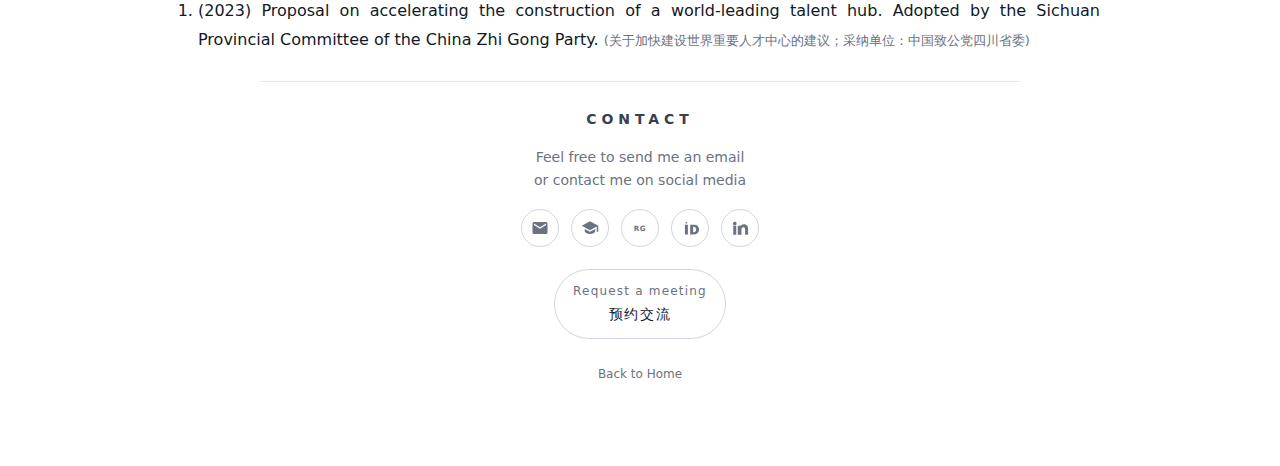
<file: publications.html>
<!doctype html>
<html lang="en">
<head>
  <meta charset="utf-8" />
  <meta name="viewport" content="width=device-width, initial-scale=1" />
  <title>Xin Liu • Publications</title>
  <meta name="description" content="Xin Liu — Publications." />
  <link rel="icon" href="assets/images/profile.png" />
  <link rel="stylesheet" href="assets/css/style.css" />
</head>

<body>
  <main class="wrap">
    <nav class="pillnav" aria-label="Sections">
      <a class="" href="index.html">Home</a>
      <a class="" href="academic career.html">Academic Career</a>
      <a class="" href="projects-and-grants.html">Projects and Grants</a>
      <a class="active" href="publications.html">Publications</a>
      <a class="" href="awards.html">Awards and Honours</a>
      <a class="" href="presentations.html">Presentations</a>
      <a class="" href="teaching.html">Teaching</a>
      <a class="" href="supervision.html">Supervision</a>
      <a class="" href="academic-service.html">Academic Service</a>
      
    </nav>

    <div class="rule" aria-hidden="true"></div>

    <h1 class="page-title">PUBLICATIONS</h1>
    <p class="page-subtitle">
      Journal articles, proceedings, monograph, policy reports, and public engagement.
      <br />
      <span class="note">“+” indicates co-first author; “*” indicates corresponding author.</span>
    </p>

    <!-- =======================
         Journal (First / Corresponding)
    ======================== -->
    <section class="section">
      <h2 class="section-title">Journal Articles </h2>

      <ol class="pub-list" reversed>
        <li class="pub-item">
          Zhou, N., Liu, X.+, *, &amp; Jin, X. (2025). A latent profile analysis of teachers’ perceptions of instruction quality and self-efficacy in Singapore: Links with teacher collaboration and job satisfaction.
          <em>Asia-Pacific Education Researcher</em>, 34, 1701–1711.
          <a class="pub-link" href="https://doi.org/10.1007/s40299-025-00984-0" target="_blank" rel="noreferrer">https://doi.org/10.1007/s40299-025-00984-0</a>.
          <span class="pub-note">(SSCI Q1)</span>
        </li>

        <li class="pub-item">
          Huang, M.*, Liu, X.+ (2025). Pathways to equity: A mediation analysis of gender, SES, and mathematics achievement using PISA 2022 UK data.
          <em>International Journal of Educational Research</em>, 133, 102666.
          <a class="pub-link" href="https://doi.org/10.1016/j.ijer.2025.102666" target="_blank" rel="noreferrer">https://doi.org/10.1016/j.ijer.2025.102666</a>.
          <span class="pub-note">(SSCI Q1)</span>
        </li>

        <li class="pub-item">
          Liu, X.*, Valcke, M., Yang Hansen, K., &amp; De Neve, J. (2024). A decade of PISA: Student perceived instructional quality and mathematics achievement across European countries.
          <em>ZDM – Mathematics Education</em>, 56(5), 859–891.
          <a class="pub-link" href="https://doi.org/10.1007/s11858-024-01630-7" target="_blank" rel="noreferrer">https://doi.org/10.1007/s11858-024-01630-7</a>.
          <span class="pub-note">(SSCI Q1)</span>
        </li>

        <li class="pub-item">
          Zhou, N., Liu, X.*, Jin, X., Li, T., Wang, C., &amp; Admiraal, W. (2024). Motivation for and challenges in teacher research in underdeveloped areas of Northwest China: An exploratory study.
          <em>Behavioral Sciences</em>, 14(11), 1064–1081.
          <a class="pub-link" href="https://doi.org/10.3390/bs14111064" target="_blank" rel="noreferrer">https://doi.org/10.3390/bs14111064</a>.
          <span class="pub-note">(SSCI Q2)</span>
        </li>

        <li class="pub-item">
          Radišić, J., Buchholtz, N., Yang Hansen, K., Liu, X.*, &amp; Kaarstein, H. (2024). Do teachers’ beliefs about the nature and the learning of mathematics affect student motivation and enjoyment of mathematics? Examining differences between boys and girls across six countries.
          <em>European Journal of Psychology of Education</em>, 39(2), 1587–1613.
          <a class="pub-link" href="https://doi.org/10.1007/s10212-024-00809-6" target="_blank" rel="noreferrer">https://doi.org/10.1007/s10212-024-00809-6</a>.
          <span class="pub-note">(SSCI Q2)</span>
        </li>


        <li class="pub-item">
          Yang Hansen, K.*, Thorsen, C., Radišić, J., Peixoto, F., Laine, A., &amp; Liu, X. (2024). When competence and confidence are at odds: A cross-country examination of the Dunning–Kruger effect.
          <em>European Journal of Psychology of Education</em>, 39(2), 1537–1559.
          <a class="pub-link" href="https://doi.org/10.1007/s10212-024-00804-x" target="_blank" rel="noreferrer">https://doi.org/10.1007/s10212-024-00804-x</a>.
          <span class="pub-note">(SSCI Q2)</span>
        </li>


        <li class="pub-item">
          Liu, X.*, Yang Hansen, K., De Neve, J., &amp; Valcke, M. (2023). Teacher versus student perspectives on instructional quality in mathematics education across countries.
          <em>Instructional Science</em>, 52(3), 477–513.
          <a class="pub-link" href="https://doi.org/10.1007/s11251-023-09652-6" target="_blank" rel="noreferrer">https://doi.org/10.1007/s11251-023-09652-6</a>.
          <span class="pub-note">(SSCI Q1)</span>
        </li>



        <li class="pub-item">
          Zhou, N*., Wang, J., Liu, X., Yang, L., &amp; Jin, X. (2023). The digital competence of Chinese higher education students and the linkage with their career adaptability.
          <em>Education + Training</em>, 65(2), 939–954.
          <a class="pub-link" href="https://doi.org/10.1108/ET-08-2022-0315" target="_blank" rel="noreferrer">https://doi.org/10.1108/ET-08-2022-0315</a>.
          <span class="pub-note">(SSCI Q1)</span>
        </li>

        <li class="pub-item">
          Chen, S.*, Ding, Y., &amp; Liu, X. (2023). Development of the growth mindset scale: Evidence of structural validity, measurement model, direct and indirect effects in Chinese samples.
          <em>Current Psychology</em>, 42, 1712–1726.
          <a class="pub-link" href="https://doi.org/10.1007/s12144-021-01532-x" target="_blank" rel="noreferrer">https://doi.org/10.1007/s12144-021-01532-x</a>.
          <span class="pub-note">(SSCI Q1)</span>
        </li>


        <li class="pub-item">
          Liu, X.*, Valcke, M., Yang Hansen, K., &amp; De Neve, J. (2022). Does school-level instructional quality matter for school mathematics performance? Comparing teacher data across seven countries.
          <em>Sustainability</em>, 14(9), 5267–5293.
          <a class="pub-link" href="https://doi.org/10.3390/su14095267" target="_blank" rel="noreferrer">https://doi.org/10.3390/su14095267</a>.
          <span class="pub-note">(SCI Q1)</span>
        </li>

        <li class="pub-item">
          Liu, X.*, Valcke, M., Yang Hansen, K., &amp; De Neve, J. (2022). Exploiting the linked TALIS and PISA data in examining school effects: A case study of Singapore.
          <em>Frontiers in Education</em>, 7, 1–19.
          <a class="pub-link" href="https://doi.org/10.3389/feduc.2022.912837" target="_blank" rel="noreferrer">https://doi.org/10.3389/feduc.2022.912837</a>.
          <span class="pub-note">(ESCI Q2)</span>
        </li>

        <li class="pub-item">
          Zhou, N., &amp; Liu, X.* (2022). The study in the profiles of secondary teachers’ instructional quality and their relationship with self-efficacy and job satisfaction: Based on the TALIS 2018 Shanghai data.
          <em>Shanghai Research on Education</em>, 2022(1), 55–59.
          <span class="pub-note">[中学教师教学质量类型和自我效能感与工作满意度的关系研究—基于TALIS2018上海教师数据]. (CSSCI拓展版及北核)</span>
        </li>
      

        <li class="pub-item">
          Yang Hansen, K.*, Radišić, J., Ding, Y., &amp; Liu, X. (2022). Contextual effects on student’s achievement and academic self-concept in Sweden, Norway, and China.
          <em>Large-scale Assessments in Education</em>, 10, 16.
          <a class="pub-link" href="https://doi.org/10.1186/s40536-022-00133-9" target="_blank" rel="noreferrer">https://doi.org/10.1186/s40536-022-00133-9</a>.
          <span class="pub-note">(ESCI Q1)</span>
        </li>

 

        <li class="pub-item">
          Yang Hansen, K.*, Radišić, J., Liu, X., &amp; Glassow, N. (2020). Exploring diversity in the relationships between teacher quality and job satisfaction in the Nordic countries: Insights from TALIS 2013 and 2018.
          In T. Frønes (Ed.), <em>Equity, Equality and Diversity in the Nordic Model of Education</em> (pp. 99–137). Springer.
          <a class="pub-link" href="https://doi.org/10.1007/978-3-030-61648-9_5" target="_blank" rel="noreferrer">https://doi.org/10.1007/978-3-030-61648-9_5</a>.
          <span class="pub-note">(Cited=13)</span>
        </li>
 
        <li class="pub-item">
          Liu, X.* (2014). Research on the risk management problems and countermeasures in the international petroleum engineering project.
          <em>Green Living</em>, 2014(18), 212.
          <a class="pub-link" href="https://doi.org/10.3969/j.issn.1674-5167.2015.18.047" target="_blank" rel="noreferrer">https://doi.org/10.3969/j.issn.1674-5167.2015.18.047</a>.
          <span class="pub-note">(CSCD)</span>
        </li>

        <li class="pub-item">
          Liu, X.* (2014). Training mode of innovative talents of petroleum engineering.
          <em>Green Living</em>, 2014(16), 201.
          <a class="pub-link" href="https://www.zhangqiaokeyan.com/academic-journal-cn_green-living_thesis/0201230143699.html" target="_blank" rel="noreferrer">Link</a>.
          <span class="pub-note">(CSCD)</span>
        </li>
      </ol>
    </section>

    <!-- =======================
         Proceedings
    ======================== -->
    <section class="section">
      <h2 class="section-title">Conference Proceedings</h2>

      <ol class="pub-list" reversed>
        <li class="pub-item">
          Liu, X.* (2022). Understanding teaching practice across the Confucian countries/regions: Insights from TALIS 2018.
          In L. G. Chova, A. Lopez, &amp; I. C. Torres (Eds.), <em>INTED2022 Proceedings</em> (pp. 4626–4630). IATED.
          <a class="pub-link" href="https://doi.org/10.21125/inted.2022.1223" target="_blank" rel="noreferrer">https://doi.org/10.21125/inted.2022.1223</a>.
        </li>

        <li class="pub-item">
          Liu, X.*, Yang Hansen, K., Valcke, M., &amp; De Neve, J. (2022). Measuring instructional quality and exploring factors related to mathematics performance.
          In L. G. Chova, A. Lopez, &amp; I. C. Torres (Eds.), <em>INTED2022 Proceedings</em> (pp. 4574–4581). IATED.
          <a class="pub-link" href="https://doi.org/10.21125/inted.2022.1216" target="_blank" rel="noreferrer">https://doi.org/10.21125/inted.2022.1216</a>.
        </li>

        <li class="pub-item">
          Liu, X.*, Yang Hansen, K., Valcke, M., &amp; De Neve, J. (2021). Evaluating the factor structure and measurement invariance of instructional quality in mathematics education across countries.
          In L. G. Chova, A. Lopez, &amp; I. C. Torres (Eds.), <em>INTED2021 Proceedings</em> (pp. 1249–1256). IATED.
          <a class="pub-link" href="https://doi.org/10.21125/inted.2021.0291" target="_blank" rel="noreferrer">https://doi.org/10.21125/inted.2021.0291</a>.
          <span class="pub-note">(Cited=1)</span>
        </li>

       <li class="pub-item">
          Tang, M.*, Liu, X., &amp; Luo, Y. (2021). Exploring the dimensions and the scale of deep reading literacy in Chinese secondary school students.
          In L. G. Chova, A. Lopez, &amp; I. C. Torres (Eds.), <em>EDULEARN2021 Proceedings</em> (pp. 4691–4696). IATED.
          <a class="pub-link" href="https://doi.org/10.21125/edulearn.2021.0975" target="_blank" rel="noreferrer">https://doi.org/10.21125/edulearn.2021.0975</a>.
        </li>

        <li class="pub-item">
          Liu, X.*, Valcke, M., Yang Hansen, K., &amp; De Neve, J. (2020). A technical report on linking TALIS 2013 and PISA 2012: Developing a multi-level perspective on the student, teacher and school-level variables related to mathematics achievement.
          In L. G. Chova, A. Lopez, &amp; I. C. Torres (Eds.), <em>EDULEARN2020 Proceedings</em> (pp. 7147–7153). IATED.
          <a class="pub-link" href="https://doi.org/10.21125/edulearn.2020.1839" target="_blank" rel="noreferrer">https://doi.org/10.21125/edulearn.2020.1839</a>.
          <span class="pub-note">(Cited=3)</span>
        </li>
      </ol>
    </section>

    <!-- =======================
         Co-authored
    ======================== -->
  

    <!-- =======================
         Monograph
    ======================== -->
    <section class="section">
      <h2 class="section-title">Research Monograph</h2>

      <ol class="pub-list" reversed>
        <li class="pub-item">
          Liu, X.* (2022). <em>Relations between instructional quality, teacher characteristics, and student background and mathematics achievement: Linking TALIS 2013 and PISA 2012</em>.
          Ghent University, Faculty of Psychology and Educational Sciences, Ghent, Belgium.
        </li>
      </ol>
    </section>

    <!-- =======================
         Policy reports
    ======================== -->
    <section class="section">
      <h2 class="section-title">Government Reports (Independent)</h2>

      <ol class="pub-list" reversed>
        <li class="pub-item">
          (2019) Overview of the Belgian education system. Adopted by the Education Section, Embassy of the People’s Republic of China in Belgium.
          <span class="pub-note">(比利时教育体系概况；采纳单位：中华人民共和国驻比利时大使馆教育处)</span>
        </li>

        <li class="pub-item">
          (2018) Swedish female scholars. Adopted by the Education Section, Embassy of the People’s Republic of China in Sweden.
          <span class="pub-note">(瑞典女性学者；采纳单位：中华人民共和国驻瑞典大使馆教育处)</span>
        </li>

        <li class="pub-item">
          (2018) Interpreting Swedish education based on OECD <em>Education at a Glance 2018</em>. Adopted by the Education Section, Embassy of the People’s Republic of China in Sweden.
          <span class="pub-note">(根据经合组织《2018年教育概览》解释瑞典教育；采纳单位：中华人民共和国驻瑞典大使馆教育处)</span>
        </li>
      </ol>
    </section>

    <!-- =======================
         Public engagement
    ======================== -->
    <section class="section">
      <h2 class="section-title">Policy Participation</h2>

      <ol class="pub-list" reversed>
        <li class="pub-item">
          (2023) Proposal on accelerating the construction of a world-leading talent hub. Adopted by the Sichuan Provincial Committee of the China Zhi Gong Party.
          <span class="pub-note">(关于加快建设世界重要人才中心的建议；采纳单位：中国致公党四川省委)</span>
        </li>
      </ol>
    </section>

    <!-- ===== footer contact (same as your HOME) ===== -->
    <div class="rule" aria-hidden="true"></div>

    <h2 class="contact-title">Contact</h2>
    <p class="contact-text">Feel free to send me an email<br/>or contact me on social media</p>

    <div class="icons" aria-label="Contact links">
      <a class="icon" href="mailto:liuxin2@nbu.edu.cn" aria-label="Email">
        <svg viewBox="0 0 24 24" aria-hidden="true"><path d="M20 4H4a2 2 0 0 0-2 2v12a2 2 0 0 0 2 2h16a2 2 0 0 0 2-2V6a2 2 0 0 0-2-2Zm0 4-8 5L4 8V6l8 5 8-5v2Z"/></svg>
      </a>

      <a class="icon" href="https://jsjy.nbu.edu.cn/info/1059/110251.htm" target="_blank" rel="noreferrer" aria-label="Ningbo University Profile">
        <svg viewBox="0 0 24 24" aria-hidden="true"><path d="M12 3 1 9l11 6 9-4.91V17h2V9L12 3Zm0 14L5 13.2V16c0 2.2 3.1 4 7 4s7-1.8 7-4v-2.8L12 17Z"/></svg>
      </a>

      <a class="icon icon-rg" href="https://www.researchgate.net/profile/Xin-Liu-27" target="_blank" rel="noreferrer" aria-label="ResearchGate">
        <svg viewBox="0 0 24 24" aria-hidden="true">
          <text x="12" y="16" text-anchor="middle" font-size="9.5" font-weight="700"
                font-family="system-ui, -apple-system, Segoe UI, Roboto, Arial"
                fill="#6b7280">RG</text>
        </svg>
      </a>

      <a class="icon" href="https://orcid.org/0000-0002-2314-9786" target="_blank" rel="noreferrer" aria-label="ORCID">
        <svg viewBox="0 0 24 24" aria-hidden="true"><path d="M7.2 3.5a1.2 1.2 0 1 1 0 2.4 1.2 1.2 0 0 1 0-2.4Zm-2 4h4v13h-4v-13Zm7 0h5.3c4 0 6.5 2.5 6.5 6.5s-2.5 6.5-6.5 6.5H12.2v-13Zm4.9 10.1c1.8 0 3-1.2 3-3.6s-1.2-3.6-3-3.6h-.9v7.2h.9Z"/></svg>
      </a>

      <a class="icon" href="https://www.linkedin.com/in/xin-liu-aa878a110/" target="_blank" rel="noreferrer" aria-label="LinkedIn">
        <svg viewBox="0 0 24 24" aria-hidden="true"><path d="M4.98 3.5A2.48 2.48 0 1 1 5 8.46 2.48 2.48 0 0 1 4.98 3.5ZM3 21h4V9H3v12Zm7 0h4v-6.2c0-1.7.03-3.9 2.4-3.9 2.4 0 2.4 1.9 2.4 4V21h4v-6.9c0-4-0.9-7.1-5.6-7.1-2.2 0-3.7 1.2-4.3 2.3h-.1V9h-3.8v12Z"/></svg>
      </a>
    </div>

    <div class="booking">
      <a class="book-btn"
         href="mailto:liuxin2@nbu.edu.cn?subject=Meeting%20Request%20%7C%20%E9%A2%84%E7%BA%A6%E6%B2%9F%E9%80%9A&body=Hello%20Prof.%20Liu%2C%0A%0AI%20would%20like%20to%20request%20a%20meeting.%20My%20topic%3A%20%5B...%5D.%0APreferred%20time%20slots%3A%20%5B...%5D.%0A%0A%E5%88%98%E8%80%81%E5%B8%88%E6%82%A8%E5%A5%BD%EF%BC%8C%0A%0A%E6%88%91%E6%83%B3%E9%A2%84%E7%BA%A6%E6%B2%9F%E9%80%9A%EF%BC%8C%E4%B8%BB%E9%A2%98%EF%BC%9A%5B...%5D%EF%BC%8C%E5%8F%AF%E9%80%89%E6%97%B6%E9%97%B4%EF%BC%9A%5B...%5D%EF%BC%8C%E8%B0%A2%E8%B0%A2%EF%BC%81"
         aria-label="Book a time / 预约时间">
        <span class="book-en">Request a meeting</span>
        <span class="book-cn">预约交流</span>
      </a>
    </div>
  <p class="footer-note"><a href="index.html">Back to Home</a></p>
  </main>
</body>
</html>
</file>
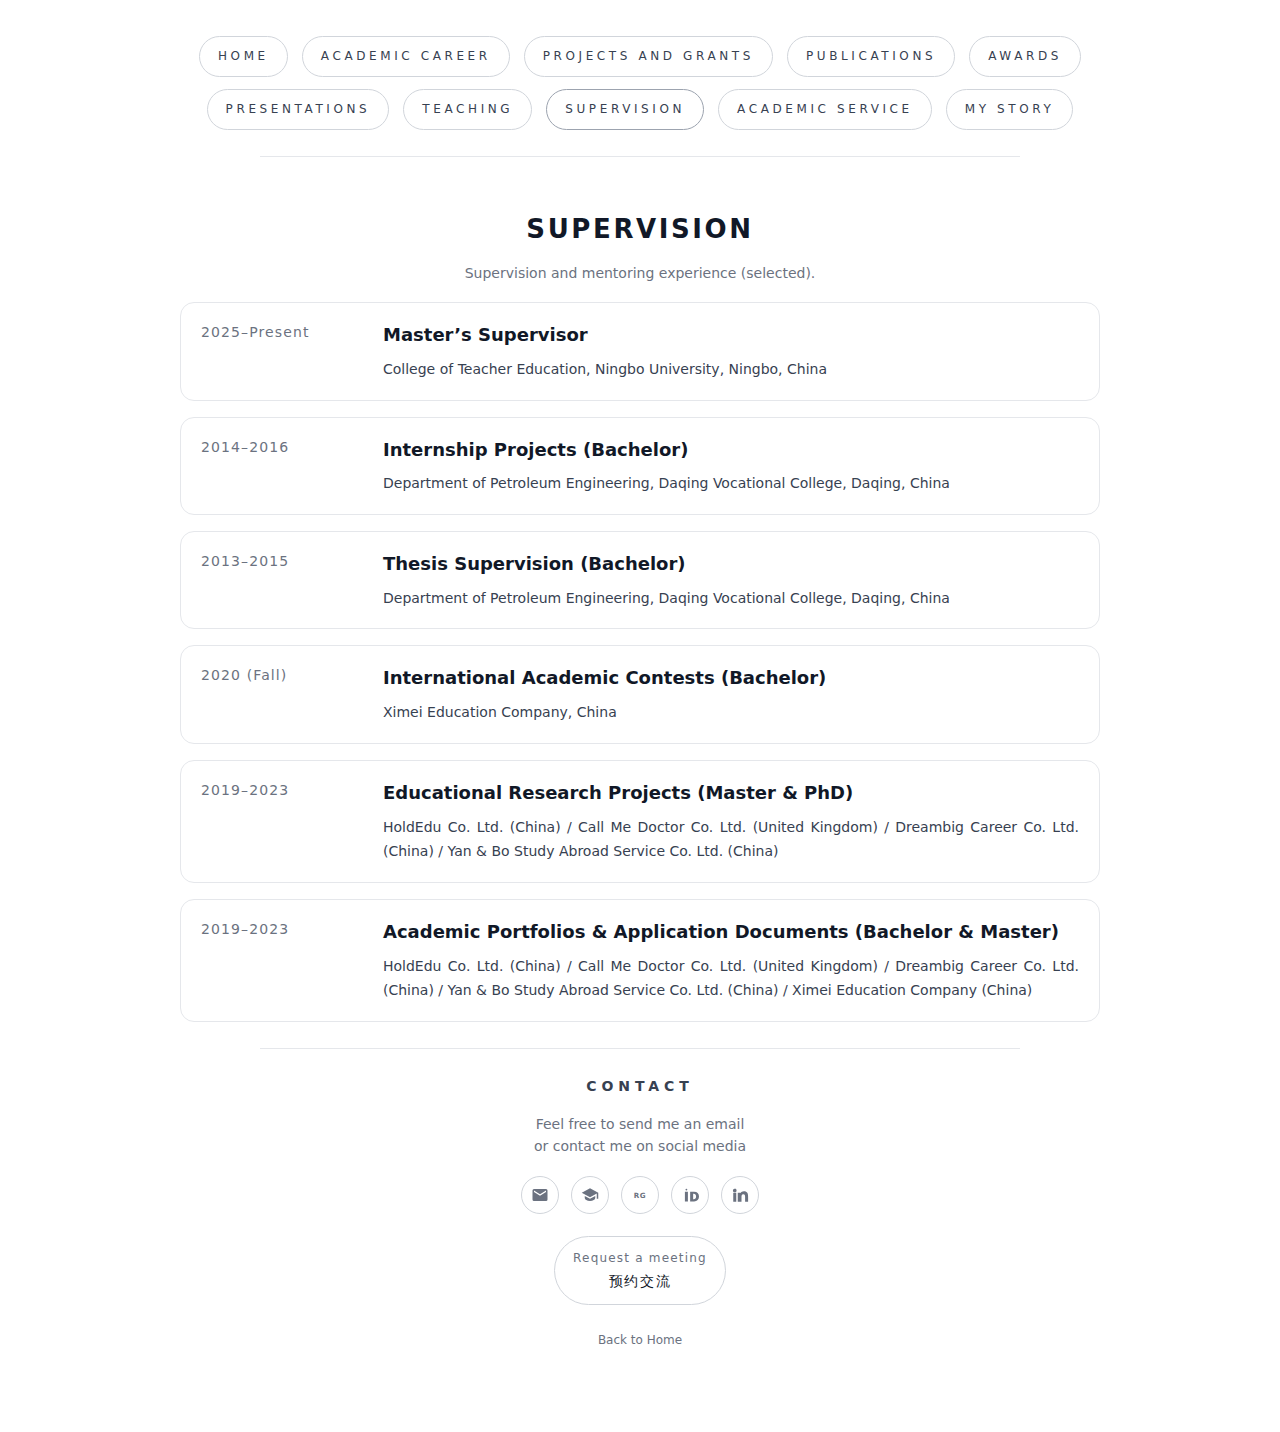
<file: supervision.html>
<!doctype html>
<html lang="en">
<head>
  <meta charset="utf-8" />
  <meta name="viewport" content="width=device-width, initial-scale=1" />
  <title>Supervision • Xin Liu</title>
  <meta name="description" content="Supervision experience — Xin Liu." />
  <link rel="icon" href="assets/images/profile.png" />
  <link rel="stylesheet" href="assets/css/style.css" />

  <!-- Page-only styles (match your Academic Career card style) -->
  <style>
    .page-title{
      margin: 52px 0 0;
      font-size: 26px;
      letter-spacing: .10em;
      text-transform: uppercase;
      color:#111827;
      text-align:center;
    }
    .page-sub{
      margin: 10px auto 0;
      max-width: 920px;
      font-size: 14px;
      color: #6b7280;
      text-align:center;
      line-height: 1.8;
    }

    .item{
      display:grid;
      grid-template-columns: 160px 1fr;
      gap: 22px;
      padding: 18px 20px;
      border: 1px solid var(--line);
      border-radius: 14px;
      margin: 16px auto;
      max-width: 920px;
      text-align: left;
      background:#fff;
    }
    .item-date{
      color: var(--muted);
      font-size: 14px;
      letter-spacing: .08em;
      white-space: nowrap;
    }
    .item-title{
      font-size: 18px;
      font-weight: 600;
      color: #111827;
      margin: 0;
      line-height: 1.55;
    }
    .item-org{
      margin-top: 8px;
      font-size: 14px;
      color: #374151;
      line-height: 1.75;
      text-align: justify;
      text-justify: inter-word;
      hyphens: auto;
      overflow-wrap: break-word;
    }
    .item-bullets{
      margin: 12px 0 0;
      padding-left: 18px;
    }
    .item-bullets li{
      margin: 8px 0;
      color:#111827;
      line-height: 1.85;
      text-align: justify;
      text-justify: inter-word;
      hyphens: auto;
      overflow-wrap: break-word;
    }

    @media (max-width:860px){
      .item{grid-template-columns: 1fr; gap: 10px;}
      .item-date{letter-spacing: .04em;}
    }
  </style>
</head>

<body>
  <main class="wrap">
    <nav class="pillnav" aria-label="Sections">
      <a class="" href="index.html">Home</a>
      <a class="" href="academic career.html">Academic Career</a>
      <a class="" href="projects-and-grants.html">Projects and Grants</a>
      <a class="" href="publications.html">Publications</a>
      <a class="" href="awards.html">Awards</a>
      <a class="" href="presentations.html">Presentations</a>
      <a class="" href="teaching.html">Teaching</a>
      <a class="active" href="supervision.html">Supervision</a>
      <a class="" href="academic-service.html">Academic Service</a>
     <a class="" href="my story.html">My Story</a>
    </nav>

    <div class="rule" aria-hidden="true"></div>

    <h1 class="page-title">SUPERVISION</h1>
    <p class="page-sub">Supervision and mentoring experience (selected).</p>

    <!-- NEW: Ningbo University -->
    <div class="item">
      <div class="item-date">2025–Present</div>
      <div class="item-body">
        <div class="item-title">Master’s Supervisor</div>
        <div class="item-org">College of Teacher Education, Ningbo University, Ningbo, China</div>
      </div>
    </div>

    <!-- Daqing VC -->
    <div class="item">
      <div class="item-date">2014–2016</div>
      <div class="item-body">
        <div class="item-title">Internship Projects (Bachelor)</div>
        <div class="item-org">Department of Petroleum Engineering, Daqing Vocational College, Daqing, China</div>
      </div>
    </div>

    <div class="item">
      <div class="item-date">2013–2015</div>
      <div class="item-body">
        <div class="item-title">Thesis Supervision (Bachelor)</div>
        <div class="item-org">Department of Petroleum Engineering, Daqing Vocational College, Daqing, China</div>
      </div>
    </div>

    <!-- Companies -->
    <div class="item">
      <div class="item-date">2020 (Fall)</div>
      <div class="item-body">
        <div class="item-title">International Academic Contests (Bachelor)</div>
        <div class="item-org">Ximei Education Company, China</div>
      </div>
    </div>

    <div class="item">
      <div class="item-date">2019–2023</div>
      <div class="item-body">
        <div class="item-title">Educational Research Projects (Master &amp; PhD)</div>
        <div class="item-org">
          HoldEdu Co. Ltd. (China) / Call Me Doctor Co. Ltd. (United Kingdom) / Dreambig Career Co. Ltd. (China) /
          Yan &amp; Bo Study Abroad Service Co. Ltd. (China)
        </div>
      </div>
    </div>

    <div class="item">
      <div class="item-date">2019–2023</div>
      <div class="item-body">
        <div class="item-title">Academic Portfolios &amp; Application Documents (Bachelor &amp; Master)</div>
        <div class="item-org">
          HoldEdu Co. Ltd. (China) / Call Me Doctor Co. Ltd. (United Kingdom) / Dreambig Career Co. Ltd. (China) /
          Yan &amp; Bo Study Abroad Service Co. Ltd. (China) / Ximei Education Company (China)
        </div>
      </div>
    </div>

    <!-- Contact + booking -->
    <div class="rule" aria-hidden="true"></div>

    <h2 class="contact-title">Contact</h2>
    <p class="contact-text">Feel free to send me an email<br/>or contact me on social media</p>

    <div class="icons" aria-label="Contact links">
      <a class="icon" href="mailto:liuxin2@nbu.edu.cn" aria-label="Email"><svg viewBox="0 0 24 24" aria-hidden="true"><path d="M20 4H4a2 2 0 0 0-2 2v12a2 2 0 0 0 2 2h16a2 2 0 0 0 2-2V6a2 2 0 0 0-2-2Zm0 4-8 5L4 8V6l8 5 8-5v2Z"/></svg></a>

      <a class="icon" href="https://jsjy.nbu.edu.cn/info/1059/110251.htm" target="_blank" rel="noreferrer" aria-label="Ningbo University Profile">
        <svg viewBox="0 0 24 24" aria-hidden="true"><path d="M12 3 1 9l11 6 9-4.91V17h2V9L12 3Zm0 14L5 13.2V16c0 2.2 3.1 4 7 4s7-1.8 7-4v-2.8L12 17Z"/></svg>
      </a>

      <a class="icon icon-rg" href="https://www.researchgate.net/profile/Xin-Liu-27" target="_blank" rel="noreferrer" aria-label="ResearchGate">
        <svg viewBox="0 0 24 24" aria-hidden="true">
          <text x="12" y="16" text-anchor="middle" font-size="9.5" font-weight="700"
                font-family="system-ui, -apple-system, Segoe UI, Roboto, Arial"
                fill="#6b7280">RG</text>
        </svg>
      </a>

      <a class="icon" href="https://orcid.org/0000-0002-2314-9786" target="_blank" rel="noreferrer" aria-label="ORCID"><svg viewBox="0 0 24 24" aria-hidden="true"><path d="M7.2 3.5a1.2 1.2 0 1 1 0 2.4 1.2 1.2 0 0 1 0-2.4Zm-2 4h4v13h-4v-13Zm7 0h5.3c4 0 6.5 2.5 6.5 6.5s-2.5 6.5-6.5 6.5H12.2v-13Zm4.9 10.1c1.8 0 3-1.2 3-3.6s-1.2-3.6-3-3.6h-.9v7.2h.9Z"/></svg></a>

      <a class="icon" href="https://www.linkedin.com/in/xin-liu-aa878a110/" target="_blank" rel="noreferrer" aria-label="LinkedIn"><svg viewBox="0 0 24 24" aria-hidden="true"><path d="M4.98 3.5A2.48 2.48 0 1 1 5 8.46 2.48 2.48 0 0 1 4.98 3.5ZM3 21h4V9H3v12Zm7 0h4v-6.2c0-1.7.03-3.9 2.4-3.9 2.4 0 2.4 1.9 2.4 4V21h4v-6.9c0-4-0.9-7.1-5.6-7.1-2.2 0-3.7 1.2-4.3 2.3h-.1V9h-3.8v12Z"/></svg></a>
    </div>

    <div class="booking">
      <a class="book-btn" href="mailto:liuxin2@nbu.edu.cn?subject=Meeting%20Request%20%7C%20%E9%A2%84%E7%BA%A6%E6%B2%9F%E9%80%9A&body=Hello%20Prof.%20Liu%2C%0A%0AI%20would%20like%20to%20request%20a%20meeting.%20My%20topic%3A%20%5B...%5D.%0APreferred%20time%20slots%3A%20%5B...%5D.%0A%0A%E5%88%98%E8%80%81%E5%B8%88%E6%82%A8%E5%A5%BD%EF%BC%8C%0A%0A%E6%88%91%E6%83%B3%E9%A2%84%E7%BA%A6%E6%B2%9F%E9%80%9A%EF%BC%8C%E4%B8%BB%E9%A2%98%EF%BC%9A%5B...%5D%EF%BC%8C%E5%8F%AF%E9%80%89%E6%97%B6%E9%97%B4%EF%BC%9A%5B...%5D%EF%BC%8C%E8%B0%A2%E8%B0%A2%EF%BC%81" aria-label="Book a time / 预约时间">
        <span class="book-en">Request a meeting</span>
        <span class="book-cn">预约交流</span>
      </a>
    </div>
  <p class="footer-note"><a href="index.html">Back to Home</a></p>
  </main>
</body>
</html>
</file>
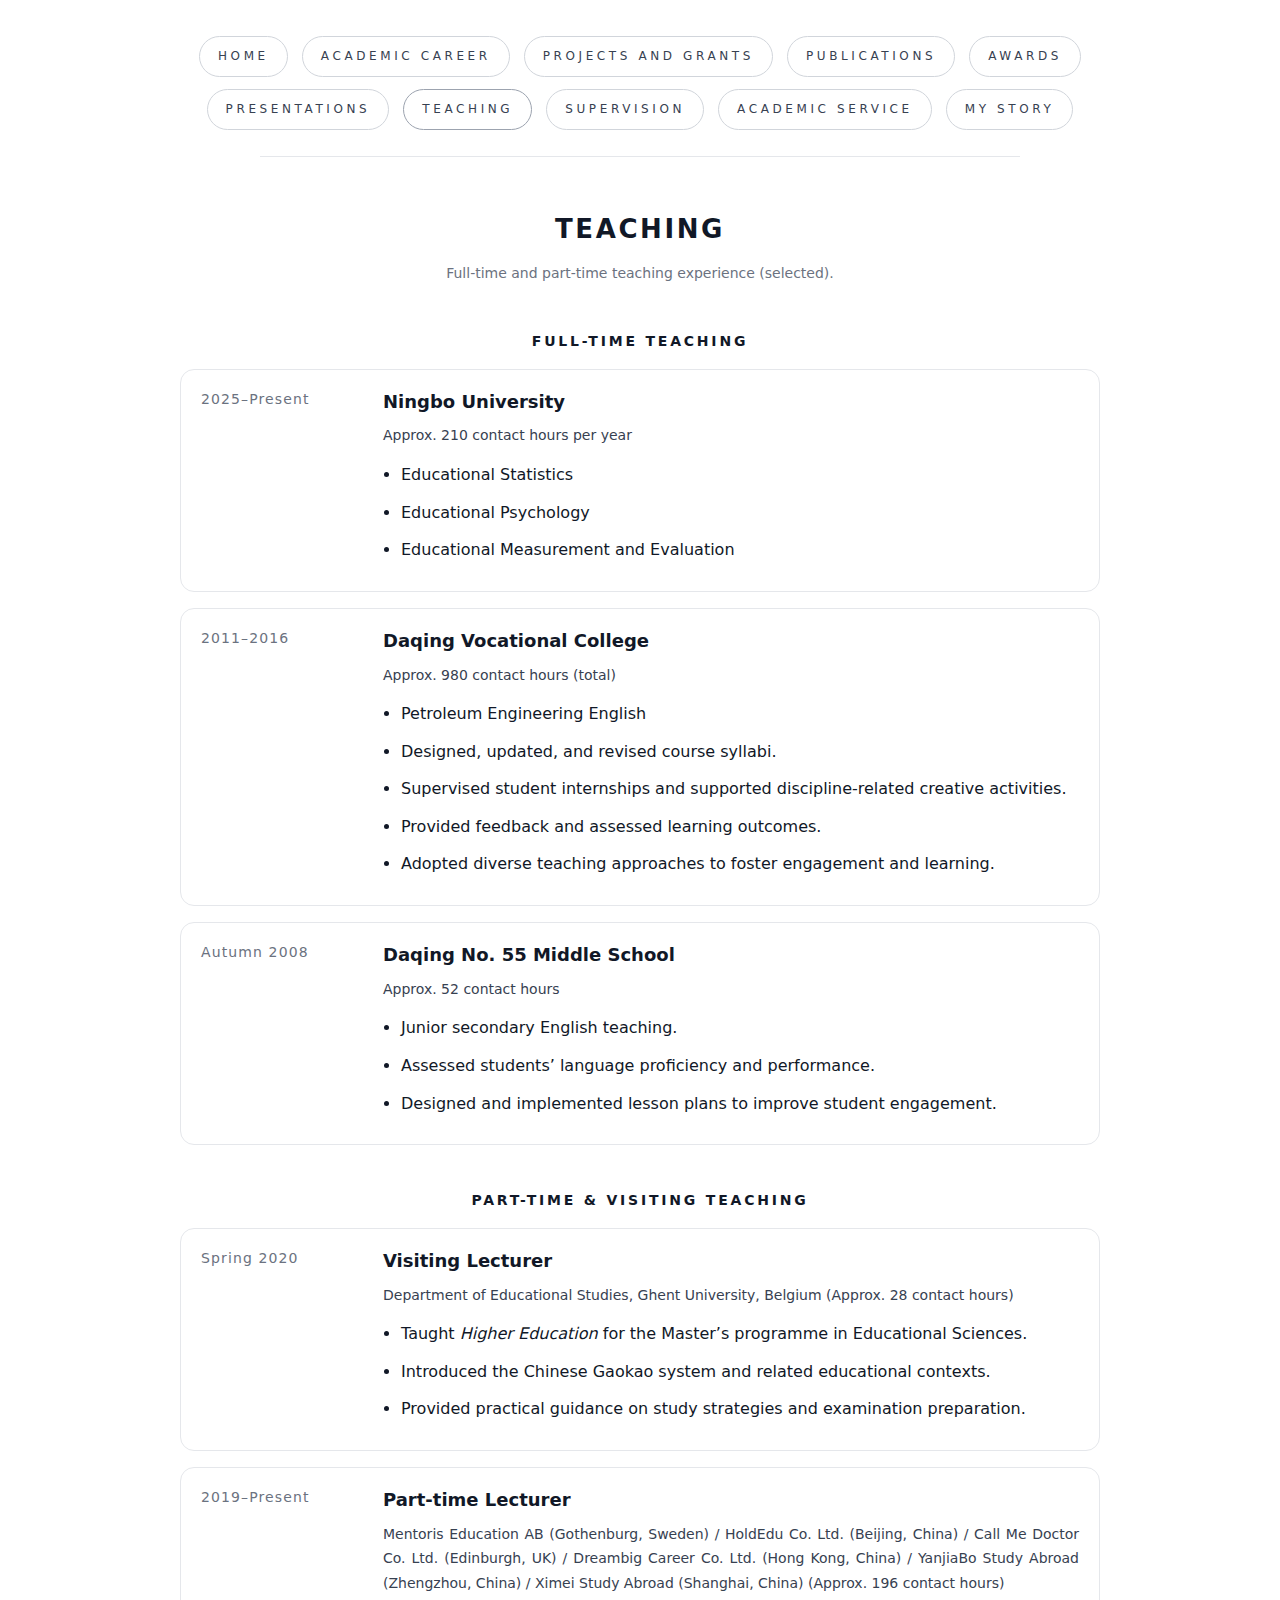
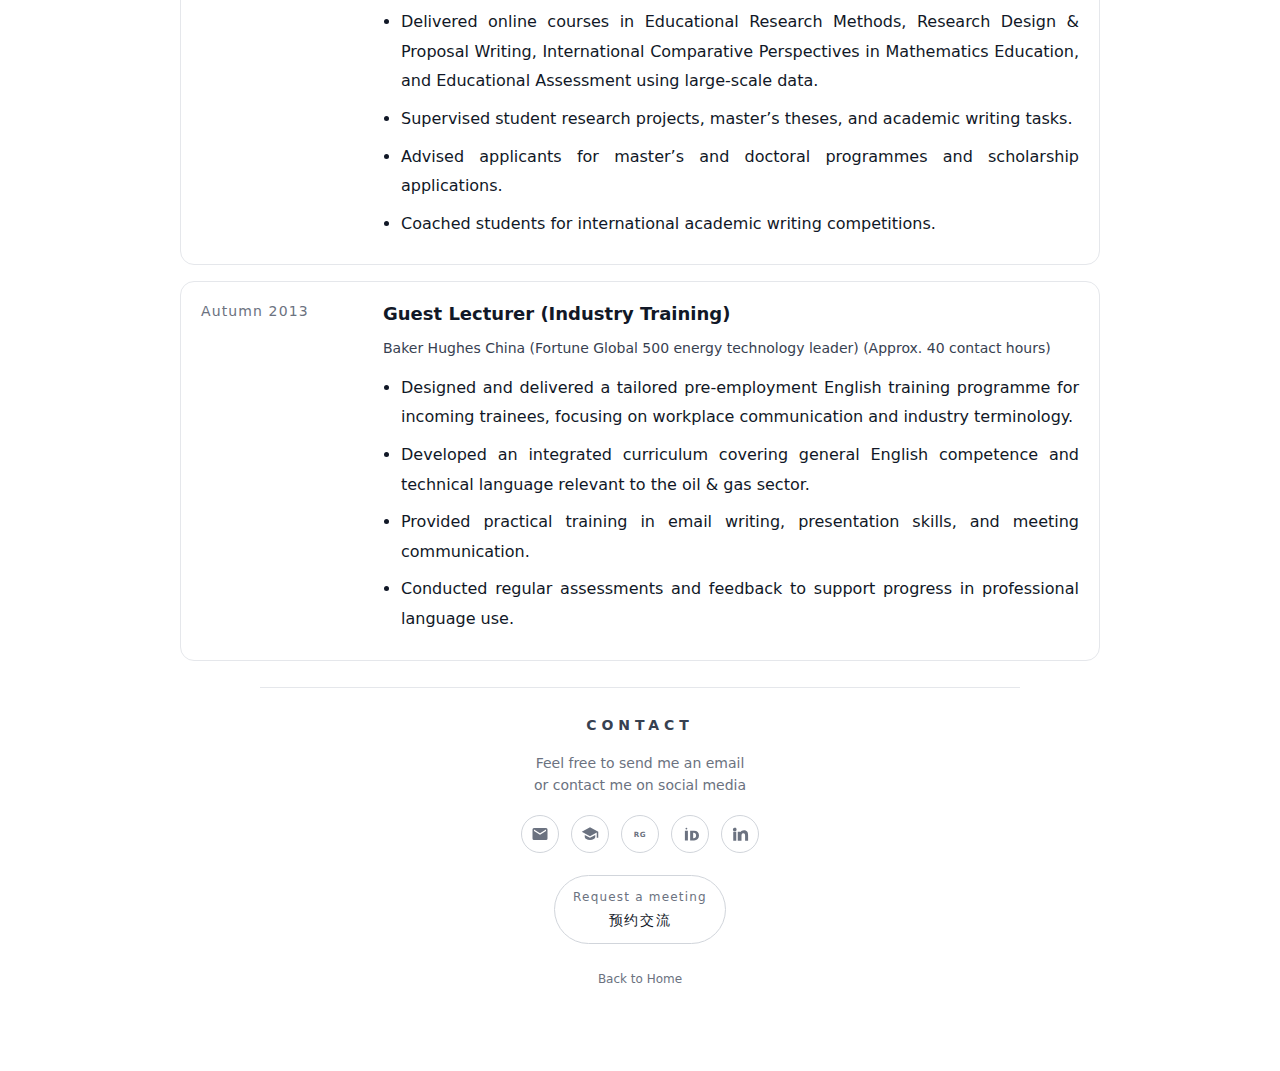
<file: teaching.html>
<!doctype html>
<html lang="en">
<head>
  <meta charset="utf-8" />
  <meta name="viewport" content="width=device-width, initial-scale=1" />
  <title>Teaching • Xin Liu</title>
  <meta name="description" content="Teaching experience — Xin Liu." />
  <link rel="icon" href="assets/images/profile.png" />
  <link rel="stylesheet" href="assets/css/style.css" />

  <!-- Page-only styles (match your Academic Career card style) -->
  <style>
    .page-title{
      margin: 52px 0 0;
      font-size: 26px;
      letter-spacing: .10em;
      text-transform: uppercase;
      color:#111827;
      text-align:center;
    }
    .page-sub{
      margin: 10px auto 0;
      max-width: 920px;
      font-size: 14px;
      color: #6b7280;
      text-align:center;
      line-height: 1.8;
    }

    .section-subtitle{
      margin: 44px auto 10px;
      max-width: 920px;
      font-size: 14px;
      letter-spacing: .20em;
      text-transform: uppercase;
      color: #111827;
      text-align: center;
    }

    .item{
      display:grid;
      grid-template-columns: 160px 1fr;
      gap: 22px;
      padding: 18px 20px;
      border: 1px solid var(--line);
      border-radius: 14px;
      margin: 16px auto;
      max-width: 920px;
      text-align: left;
      background:#fff;
    }
    .item-date{
      color: var(--muted);
      font-size: 14px;
      letter-spacing: .08em;
      white-space: nowrap;
    }
    .item-title{
      font-size: 18px;
      font-weight: 600;
      color: #111827;
      margin: 0;
      line-height: 1.55;
    }
    .item-org{
      margin-top: 8px;
      font-size: 14px;
      color: #374151;
      line-height: 1.75;
      text-align: justify;
      text-justify: inter-word;
      hyphens: auto;
      overflow-wrap: break-word;
    }

    .item-bullets{
      margin: 12px 0 0;
      padding-left: 18px;
    }
    .item-bullets li{
      margin: 8px 0;
      color:#111827;
      line-height: 1.85;
      text-align: justify;
      text-justify: inter-word;
      hyphens: auto;
      overflow-wrap: break-word;
    }

    @media (max-width:860px){
      .item{grid-template-columns: 1fr; gap: 10px;}
      .item-date{letter-spacing: .04em;}
    }
  </style>
</head>

<body>
  <main class="wrap">
    <nav class="pillnav" aria-label="Sections">
      <a class="" href="index.html">Home</a>
      <a class="" href="academic career.html">Academic Career</a>
      <a class="" href="projects-and-grants.html">Projects and Grants</a>
      <a class="" href="publications.html">Publications</a>
       <a class="" href="awards.html">Awards</a>
      <a class="" href="presentations.html">Presentations</a>
      <a class="active" href="teaching.html">Teaching</a>
      <a class="" href="supervision.html">Supervision</a>
      <a class="" href="academic-service.html">Academic Service</a>
     <a class="" href="my story.html">My Story</a>
  
    </nav>

    <div class="rule" aria-hidden="true"></div>

    <h1 class="page-title">TEACHING</h1>
    <p class="page-sub">Full-time and part-time teaching experience (selected).</p>

    <!-- Full-time -->
    <h2 class="section-subtitle">Full-time Teaching</h2>

    <div class="item">
      <div class="item-date">2025–Present</div>
      <div class="item-body">
        <div class="item-title">Ningbo University</div>
        <div class="item-org">Approx. 210 contact hours per year</div>
        <ul class="item-bullets">
          <li>Educational Statistics</li>
          <li>Educational Psychology</li>
          <li>Educational Measurement and Evaluation</li>
        </ul>
      </div>
    </div>

    <div class="item">
      <div class="item-date">2011–2016</div>
      <div class="item-body">
        <div class="item-title">Daqing Vocational College</div>
        <div class="item-org">Approx. 980 contact hours (total)</div>
        <ul class="item-bullets">
          <li>Petroleum Engineering English</li>
          <li>Designed, updated, and revised course syllabi.</li>
          <li>Supervised student internships and supported discipline-related creative activities.</li>
          <li>Provided feedback and assessed learning outcomes.</li>
          <li>Adopted diverse teaching approaches to foster engagement and learning.</li>
        </ul>
      </div>
    </div>

    <div class="item">
      <div class="item-date">Autumn 2008</div>
      <div class="item-body">
        <div class="item-title">Daqing No. 55 Middle School</div>
        <div class="item-org">Approx. 52 contact hours</div>
        <ul class="item-bullets">
          <li>Junior secondary English teaching.</li>
          <li>Assessed students’ language proficiency and performance.</li>
          <li>Designed and implemented lesson plans to improve student engagement.</li>
        </ul>
      </div>
    </div>

    <!-- Part-time -->
    <h2 class="section-subtitle">Part-time &amp; Visiting Teaching</h2>

    <div class="item">
      <div class="item-date">Spring 2020</div>
      <div class="item-body">
        <div class="item-title">Visiting Lecturer</div>
        <div class="item-org">Department of Educational Studies, Ghent University, Belgium (Approx. 28 contact hours)</div>
        <ul class="item-bullets">
          <li>Taught <em>Higher Education</em> for the Master’s programme in Educational Sciences.</li>
          <li>Introduced the Chinese Gaokao system and related educational contexts.</li>
          <li>Provided practical guidance on study strategies and examination preparation.</li>
        </ul>
      </div>
    </div>

    <div class="item">
      <div class="item-date">2019–Present</div>
      <div class="item-body">
        <div class="item-title">Part-time Lecturer</div>
        <div class="item-org">
          Mentoris Education AB (Gothenburg, Sweden) / HoldEdu Co. Ltd. (Beijing, China) / Call Me Doctor Co. Ltd. (Edinburgh, UK) /
          Dreambig Career Co. Ltd. (Hong Kong, China) / YanjiaBo Study Abroad (Zhengzhou, China) / Ximei Study Abroad (Shanghai, China)
          (Approx. 196 contact hours)
        </div>
        <ul class="item-bullets">
          <li>Delivered online courses in Educational Research Methods, Research Design &amp; Proposal Writing, International Comparative Perspectives in Mathematics Education, and Educational Assessment using large-scale data.</li>
          <li>Supervised student research projects, master’s theses, and academic writing tasks.</li>
          <li>Advised applicants for master’s and doctoral programmes and scholarship applications.</li>
          <li>Coached students for international academic writing competitions.</li>
        </ul>
      </div>
    </div>

    <div class="item">
      <div class="item-date">Autumn 2013</div>
      <div class="item-body">
        <div class="item-title">Guest Lecturer (Industry Training)</div>
        <div class="item-org">Baker Hughes China (Fortune Global 500 energy technology leader) (Approx. 40 contact hours)</div>
        <ul class="item-bullets">
          <li>Designed and delivered a tailored pre-employment English training programme for incoming trainees, focusing on workplace communication and industry terminology.</li>
          <li>Developed an integrated curriculum covering general English competence and technical language relevant to the oil &amp; gas sector.</li>
          <li>Provided practical training in email writing, presentation skills, and meeting communication.</li>
          <li>Conducted regular assessments and feedback to support progress in professional language use.</li>
        </ul>
      </div>
    </div>

    <!-- Contact + booking -->
    <div class="rule" aria-hidden="true"></div>

    <h2 class="contact-title">Contact</h2>
    <p class="contact-text">Feel free to send me an email<br/>or contact me on social media</p>

    <div class="icons" aria-label="Contact links">
      <a class="icon" href="mailto:liuxin2@nbu.edu.cn" aria-label="Email"><svg viewBox="0 0 24 24" aria-hidden="true"><path d="M20 4H4a2 2 0 0 0-2 2v12a2 2 0 0 0 2 2h16a2 2 0 0 0 2-2V6a2 2 0 0 0-2-2Zm0 4-8 5L4 8V6l8 5 8-5v2Z"/></svg></a>

      <a class="icon" href="https://jsjy.nbu.edu.cn/info/1059/110251.htm" target="_blank" rel="noreferrer" aria-label="Ningbo University Profile">
        <svg viewBox="0 0 24 24" aria-hidden="true"><path d="M12 3 1 9l11 6 9-4.91V17h2V9L12 3Zm0 14L5 13.2V16c0 2.2 3.1 4 7 4s7-1.8 7-4v-2.8L12 17Z"/></svg>
      </a>

      <a class="icon icon-rg" href="https://www.researchgate.net/profile/Xin-Liu-27" target="_blank" rel="noreferrer" aria-label="ResearchGate">
        <svg viewBox="0 0 24 24" aria-hidden="true">
          <text x="12" y="16" text-anchor="middle" font-size="9.5" font-weight="700"
                font-family="system-ui, -apple-system, Segoe UI, Roboto, Arial"
                fill="#6b7280">RG</text>
        </svg>
      </a>

      <a class="icon" href="https://orcid.org/0000-0002-2314-9786" target="_blank" rel="noreferrer" aria-label="ORCID"><svg viewBox="0 0 24 24" aria-hidden="true"><path d="M7.2 3.5a1.2 1.2 0 1 1 0 2.4 1.2 1.2 0 0 1 0-2.4Zm-2 4h4v13h-4v-13Zm7 0h5.3c4 0 6.5 2.5 6.5 6.5s-2.5 6.5-6.5 6.5H12.2v-13Zm4.9 10.1c1.8 0 3-1.2 3-3.6s-1.2-3.6-3-3.6h-.9v7.2h.9Z"/></svg></a>

      <a class="icon" href="https://www.linkedin.com/in/xin-liu-aa878a110/" target="_blank" rel="noreferrer" aria-label="LinkedIn"><svg viewBox="0 0 24 24" aria-hidden="true"><path d="M4.98 3.5A2.48 2.48 0 1 1 5 8.46 2.48 2.48 0 0 1 4.98 3.5ZM3 21h4V9H3v12Zm7 0h4v-6.2c0-1.7.03-3.9 2.4-3.9 2.4 0 2.4 1.9 2.4 4V21h4v-6.9c0-4-0.9-7.1-5.6-7.1-2.2 0-3.7 1.2-4.3 2.3h-.1V9h-3.8v12Z"/></svg></a>
    </div>

    <div class="booking">
      <a class="book-btn" href="mailto:liuxin2@nbu.edu.cn?subject=Meeting%20Request%20%7C%20%E9%A2%84%E7%BA%A6%E6%B2%9F%E9%80%9A&body=Hello%20Prof.%20Liu%2C%0A%0AI%20would%20like%20to%20request%20a%20meeting.%20My%20topic%3A%20%5B...%5D.%0APreferred%20time%20slots%3A%20%5B...%5D.%0A%0A%E5%88%98%E8%80%81%E5%B8%88%E6%82%A8%E5%A5%BD%EF%BC%8C%0A%0A%E6%88%91%E6%83%B3%E9%A2%84%E7%BA%A6%E6%B2%9F%E9%80%9A%EF%BC%8C%E4%B8%BB%E9%A2%98%EF%BC%9A%5B...%5D%EF%BC%8C%E5%8F%AF%E9%80%89%E6%97%B6%E9%97%B4%EF%BC%9A%5B...%5D%EF%BC%8C%E8%B0%A2%E8%B0%A2%EF%BC%81" aria-label="Book a time / 预约时间">
        <span class="book-en">Request a meeting</span>
        <span class="book-cn">预约交流</span>
      </a>
    </div>
  <p class="footer-note"><a href="index.html">Back to Home</a></p>
  </main>
</body>
</html>
</file>
<file: assets/css/style.css>
:root{--bg:#fff;--text:#1f2937;--muted:#6b7280;--line:#e5e7eb;--pill:#fff;--pill-border:#d1d5db;--pill-hover:#f9fafb;--max:980px}
*{box-sizing:border-box}html,body{height:100%}
body{margin:0;background:var(--bg);color:var(--text);font:16px/1.6 system-ui,-apple-system,Segoe UI,Roboto,Helvetica,Arial,"Apple Color Emoji","Segoe UI Emoji"}
a{color:inherit;text-decoration:none}
.wrap{max-width:var(--max);margin:0 auto;padding:36px 18px 70px;text-align:center}
.rule{border-top:1px solid var(--line);margin:26px auto;width:min(760px,100%)}
.pillnav{display:flex;justify-content:center;flex-wrap:wrap;gap:12px 14px;margin:0 auto 22px}
.pillnav a{display:inline-flex;align-items:center;justify-content:center;padding:10px 18px;border:1px solid var(--pill-border);border-radius:999px;background:var(--pill);font-size:12px;letter-spacing:.30em;text-transform:uppercase;color:#374151;white-space:nowrap}
.pillnav a:hover{background:var(--pill-hover)}.pillnav a.active{border-color:#9ca3af}
.photo{width:130px;height:130px;border-radius:50%;object-fit:cover;display:block;margin:0 auto 18px;box-shadow:0 10px 24px rgba(17,24,39,.08)}
.name{margin:0;font-size:28px;font-weight:500;letter-spacing:.35em;text-transform:uppercase;color:#1f2937}
.name-rule{width:28px;border-top:1px solid #9ca3af;margin:16px auto 14px}
.role{margin:0;font-size:16px;color:#374151}
.cities{display:grid;grid-template-columns:repeat(3,1fr);gap:18px;align-items:start;margin-top:34px}
.city img{width:100%;aspect-ratio:4/3;border-radius:6px;object-fit:cover;border:1px solid var(--line);background:#f3f4f6}
.city .cap{margin-top:8px;font-size:13px;color:#374151;font-style:italic}
.contact-title{margin:0;font-size:14px;letter-spacing:.35em;text-transform:uppercase;color:#374151}
.contact-text{margin:16px 0 0;color:var(--muted);font-size:14px}
.icons{margin-top:18px;display:flex;justify-content:center;gap:12px;flex-wrap:wrap}
.icon{width:38px;height:38px;border-radius:50%;border:1px solid var(--pill-border);display:inline-flex;align-items:center;justify-content:center;background:#fff}
.icon svg{width:18px;height:18px;fill:#6b7280}.icon:hover{background:var(--pill-hover)}
.footer-note{margin-top:26px;color:var(--muted);font-size:12px}
code{font-family:ui-monospace,SFMono-Regular,Menlo,Monaco,Consolas,"Liberation Mono","Courier New",monospace}
@media (max-width:860px){.cities{grid-template-columns:1fr}.name{letter-spacing:.22em}.pillnav a{letter-spacing:.22em;padding:10px 14px}}
/* ABOUT ME block */
.aboutme{
  max-width: 920px;
  margin: 22px auto 0;
}

/* 标题和 tagline 继续居中 */
.about-title{
  margin: 0;
  text-align: center;
  font-size: 24px;            /* 更大 */
  letter-spacing: .10em;
  text-transform: uppercase;
  color: #111827;
}

.about-title{
  /* 你原来的设置保留 */
  margin-top: 68px;
}

.about-tagline{
  margin: 12px 0 0;
  text-align: center;
  color: #6b7280;
  font-size: 16px;            /* 更大 */
  line-height: 1.8;
}


/* 正文：两端对齐 + 更大字号 */
.about-text{
  margin: 16px auto 0;
  max-width: 920px;
  text-align: justify;        /* 两端齐 */
  text-justify: inter-word;
  font-size: 16px;            /* 更大 */
  line-height: 1.95;
  color: #111827;

  /* 英文两端齐更自然 */
  hyphens: auto;
  overflow-wrap: break-word;
}

.about-tagline{
  color: #111827;     /* 黑色 */
  font-weight: 700;   /* 加粗 */
}
.icon-rg svg { width: 18px; height: 18px; }
.icon-rg text { letter-spacing: 0.08em; }
.booking{
  margin-top: 22px;
  text-align: center;
}
.booking-title{
  margin: 0;
  font-size: 14px;
  letter-spacing: .35em;
  text-transform: uppercase;
  color: #374151;
}
.booking-text{
  margin: 12px 0 0;
  color: #6b7280;
  font-size: 14px;
  line-height: 1.8;
}

/* Booking button (CN/EN) */
.booking{
  margin-top: 22px;
  display: flex;
  justify-content: center;
}

.book-btn{
  display: inline-flex;
  flex-direction: column;
  align-items: center;
  gap: 2px;
  padding: 12px 18px;
  border: 1px solid #d1d5db;
  border-radius: 999px;
  background: #ffffff;
  text-decoration: none;
}

.book-btn:hover{
  background: #f9fafb;
}

.book-cn{
  font-size: 14px;
  letter-spacing: .12em;
  color: #111827;
}

.book-en{
  font-size: 12px;
  letter-spacing: .10em;
  color: #6b7280;
}
/* 页面头 */
.page-title{
  margin: 0;
  font-size: 14px;
  letter-spacing: .35em;
  text-transform: uppercase;
  color: #374151;
  text-align: center;
}

.page-sub{
  margin: 14px auto 0;
  max-width: 820px;
  color: var(--muted);
  font-size: 14px;
  line-height: 1.8;
  text-align: center;
}

/* 每个大分区 */
.section{
  margin: 46px auto 0;
  max-width: 920px;
  text-align: left; /* 关键：别再居中堆叠 */
}

.section-title{
  margin: 0 0 16px;
  text-align: center;
  font-size: 14px;
  letter-spacing: .35em;
  text-transform: uppercase;
  color: #374151;
}

/* 时间线卡片 */
.timeline{
  display: flex;
  flex-direction: column;
  gap: 16px;
}

.titem{
  display: grid;
  grid-template-columns: 140px 1fr;
  gap: 18px;
  padding: 18px 18px;
  border: 1px solid var(--line);
  border-radius: 12px;
  background: #fff;
  box-shadow: 0 10px 24px rgba(17,24,39,.06);
}

.tdate{
  font-size: 13px;
  color: var(--muted);
  letter-spacing: .06em;
  padding-top: 2px;
}

/* 职位/学位行 */
.trole{
  font-size: 16px;
  font-weight: 600;
  color: #111827;
  margin: 0 0 6px;
}

.tplace{
  font-size: 14px;
  color: #374151;
  margin: 0 0 10px;
  line-height: 1.7;
}

/* 正文两端对齐：包含 bullet 内容 */
.tcontent,
.tcontent ul,
.tcontent li{
  text-align: justify;
  text-justify: inter-word;
  hyphens: auto;
}

.tcontent ul{
  margin: 0;
  padding-left: 18px;
  color: #111827;
}

.tcontent li{
  margin: 6px 0;
  line-height: 1.75;
}

/* 手机端：单列更好看 */
@media (max-width: 860px){
  .titem{ grid-template-columns: 1fr; }
  .tdate{ margin-bottom: 4px; }
}

/* =========================
   Page layout (Projects & Grants)
   ========================= */
.pagehead{
  margin: 54px auto 18px;   /* 大标题前空两行的感觉 */
  text-align: center;
  max-width: 920px;
}

.pagetitle{
  margin: 0;
  font-size: 18px;
  letter-spacing: .28em;
  text-transform: uppercase;
  color: #111827;
}

.pagesubtitle{
  margin: 14px auto 0;
  max-width: 720px;
  color: var(--muted);
  font-size: 14px;
  line-height: 1.85;
}

.cvsec{
  max-width: 920px;
  margin: 28px auto 0;
}

.sectitle{
  margin: 40px 0 16px;
  text-align: center;
  font-size: 13px;
  letter-spacing: .30em;
  text-transform: uppercase;
  color: #374151;
}

.card{
  border: 1px solid var(--line);
  border-radius: 10px;
  padding: 18px 18px;
  background: #fff;
  box-shadow: 0 10px 24px rgba(17,24,39,.05);
  text-align: left;
  margin: 14px 0;
}

.card-title{
  margin: 0 0 6px;
  font-size: 16px;
  font-weight: 600;
  color: #111827;
}

.card-meta{
  margin: 0;
  font-size: 13px;
  color: var(--muted);
  line-height: 1.75;
}

.card-text{
  margin: 12px 0 0;
  font-size: 14.5px;
  line-height: 1.95;
  color: #111827;

  /* 两端对齐 */
  text-align: justify;
  text-justify: inter-word;
  hyphens: auto;
  overflow-wrap: break-word;
}

.badges{
  margin-top: 12px;
  display: flex;
  flex-wrap: wrap;
  gap: 8px;
}

.badge{
  font-size: 12px;
  padding: 4px 10px;
  border: 1px solid var(--pill-border);
  border-radius: 999px;
  background: #fff;
  color: #374151;
}

/* ===== Content pages (e.g., Publications) ===== */
.page-title{
  margin: 72px 0 0;     /* 大标题前空两行的感觉 */
  font-size: 24px;
  letter-spacing: .10em;
  text-transform: uppercase;
  color: #111827;
}

.page-subtitle{
  margin: 10px auto 26px;
  max-width: 920px;
  font-size: 14px;
  color: var(--muted);
}

.section{
  max-width: 920px;
  margin: 26px auto 0;
  text-align: left;    /* 先左对齐，条目内部再两端齐 */
}

.section-title{
  margin: 0 0 12px;
  font-size: 13px;
  letter-spacing: .25em;
  text-transform: uppercase;
  color: #374151;
}

.pub-list{
  margin: 0;
  padding-left: 18px;
}

.pub-list li{
  margin: 10px 0;
  line-height: 1.85;

  /* 你要的两端对齐 */
  text-align: justify;
  text-justify: inter-word;

  /* 英文更自然的断词 */
  hyphens: auto;
  overflow-wrap: break-word;
}

.pub-list em{ font-style: italic; }

.pub-list a{
  text-decoration: underline;
  text-underline-offset: 2px;
}
/* ===== Publications page (keep consistent with Academic Career) ===== */
.page-title{
  margin: 42px 0 0;
  font-size: 22px;
  letter-spacing: .12em;
  text-transform: uppercase;
  color:#111827;
}

.page-subtitle{
  margin: 12px auto 0;
  max-width: 920px;
  color: #6b7280;
  font-size: 14px;
  line-height: 1.8;
  text-align: center;
}

.page-subtitle .note{
  display:inline-block;
  margin-top: 8px;
  font-size: 12px;
  color:#6b7280;
}

.section{
  max-width: 920px;
  margin: 34px auto 0;
}

.section-title{
  margin: 0 0 14px;
  font-size: 14px;
  letter-spacing: .30em;
  text-transform: uppercase;
  color:#111827;
  text-align: center;
}

.pub-list{
  margin: 0;
  padding-left: 18px;
  text-align: justify;
  text-justify: inter-word;
  line-height: 1.95;
}

.pub-item{
  margin: 0 0 14px;
  color:#111827;
  font-size: 16px;
}

.pub-link{
  word-break: break-word;
}

.pub-note{
  color:#6b7280;
  font-size: 13px;
}
/* ===== Academic-career-like list blocks ===== */
.cv-list{
  list-style:none;
  padding:0;
  margin: 0;
  text-align: justify;
  text-justify: inter-word;
}

.cv-item{
  margin: 0 0 14px;
  line-height: 1.95;
  color:#111827;
  font-size: 16px;
}

.cv-year{
  display:inline-block;
  min-width: 90px;
  color:#6b7280;
  font-size: 14px;
}

.cv-main{
  font-weight: 500;
  color:#111827;
}

.cv-meta{
  color:#6b7280;
  font-size: 14px;
}

.cv-note{
  margin: 16px 0 0;
  color:#6b7280;
  font-size: 13px;
  line-height: 1.8;
  text-align: justify;
}
/* Awards page: subsection headings */
.subsection-title{
  margin: 26px 0 10px;
  font-size: 13px;
  letter-spacing: .22em;
  text-transform: uppercase;
  color:#374151;
  text-align: center;
}

/* If you already have these, you can ignore duplicates */
.cv-list{
  list-style:none;
  padding:0;
  margin:0;
  text-align: justify;
  text-justify: inter-word;
}

.cv-item{
  margin: 0 0 14px;
  line-height: 1.95;
  color:#111827;
  font-size: 16px;
}

.cv-year{
  display:inline-block;
  min-width: 90px;
  color:#6b7280;
  font-size: 14px;
}

.cv-main{
  font-weight: 500;
  color:#111827;
}

.cv-meta{
  color:#6b7280;
  font-size: 14px;
}
/* list items like Academic Career */
.item{
  display:grid;
  grid-template-columns: 140px 1fr;
  gap: 22px;
  padding: 18px 20px;
  border: 1px solid var(--line);
  border-radius: 14px;
  margin: 16px auto;
  max-width: 920px;
  text-align: left;
}

.item-date{
  color: var(--muted);
  font-size: 14px;
  letter-spacing: .08em;
  white-space: nowrap;
}

.item-title{
  font-size: 18px;
  font-weight: 600;
  color: #111827;
  margin: 0;
}

.item-org{
  margin-top: 6px;
  font-size: 14px;
  color: #374151;
}

.section-subtitle{
  margin: 38px auto 10px;
  max-width: 920px;
  font-size: 14px;
  letter-spacing: .20em;
  text-transform: uppercase;
  color: #111827;
  text-align: center;
}
</file>
